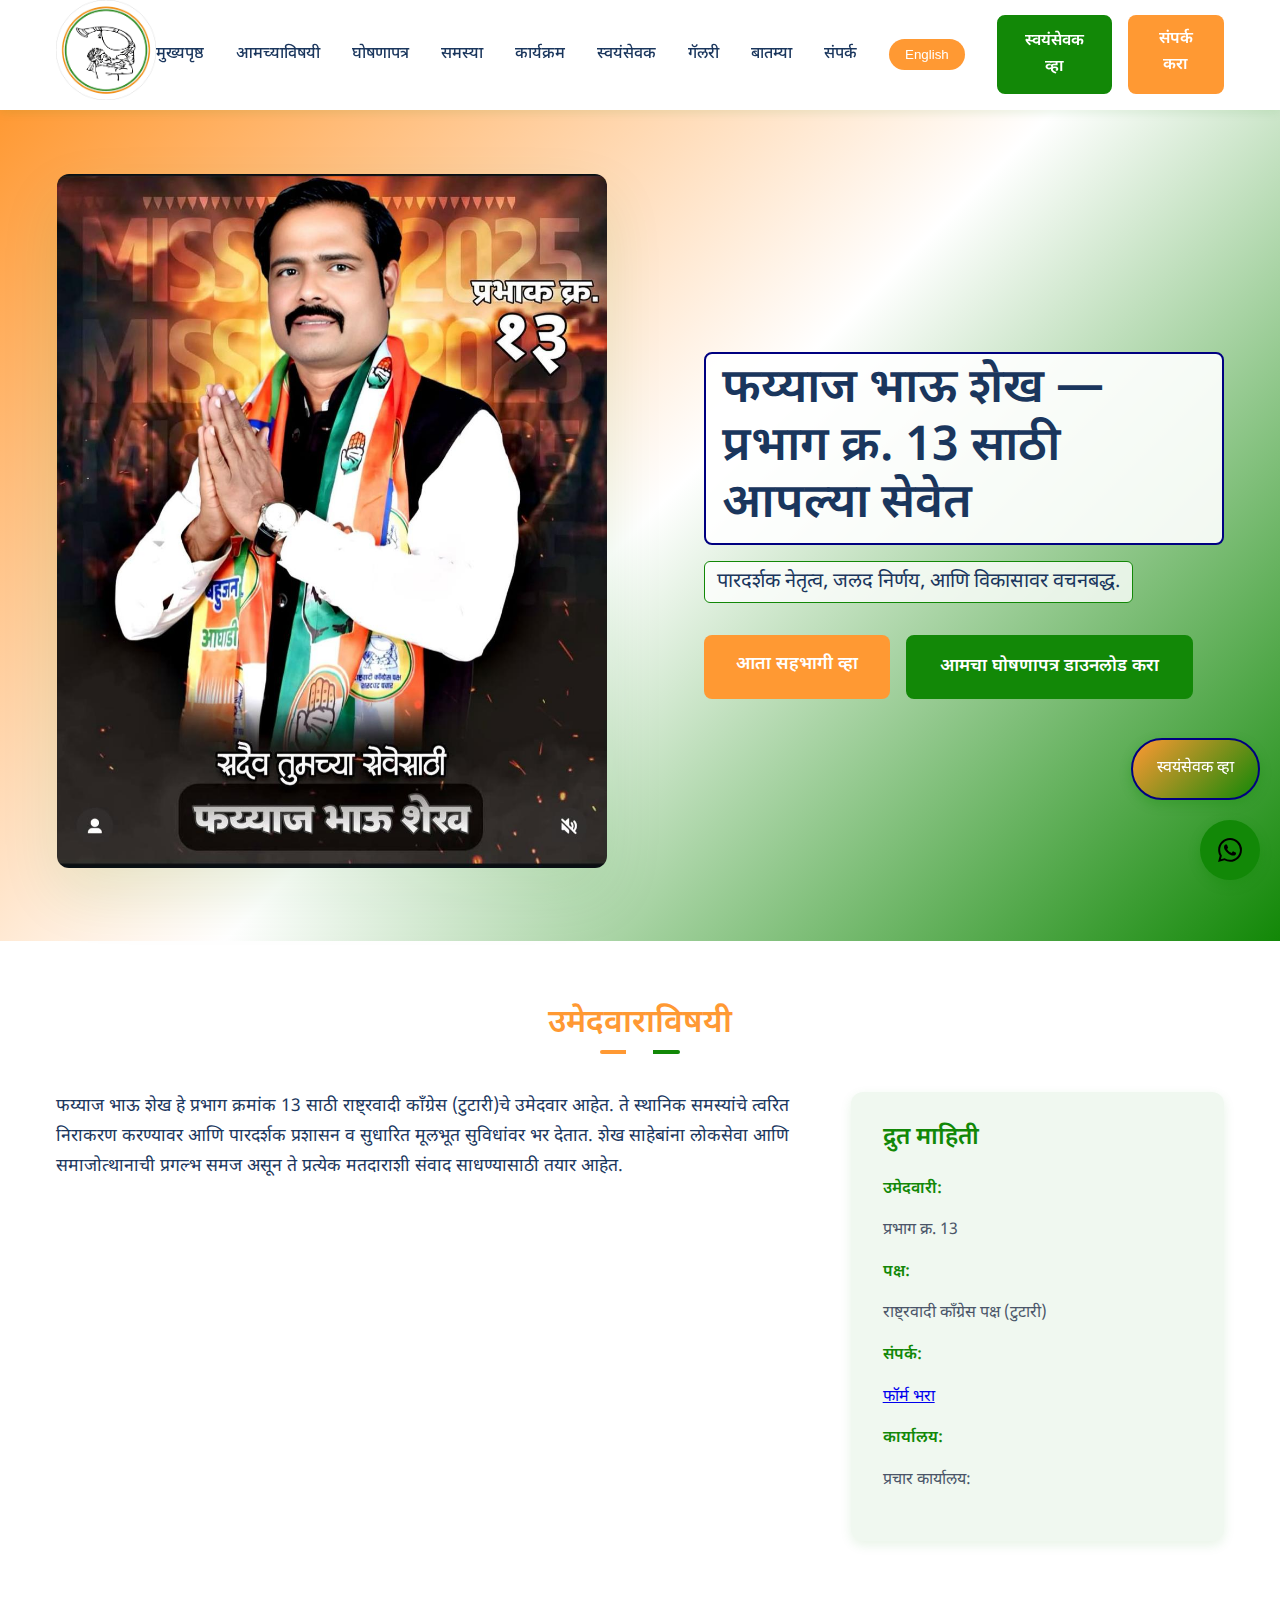
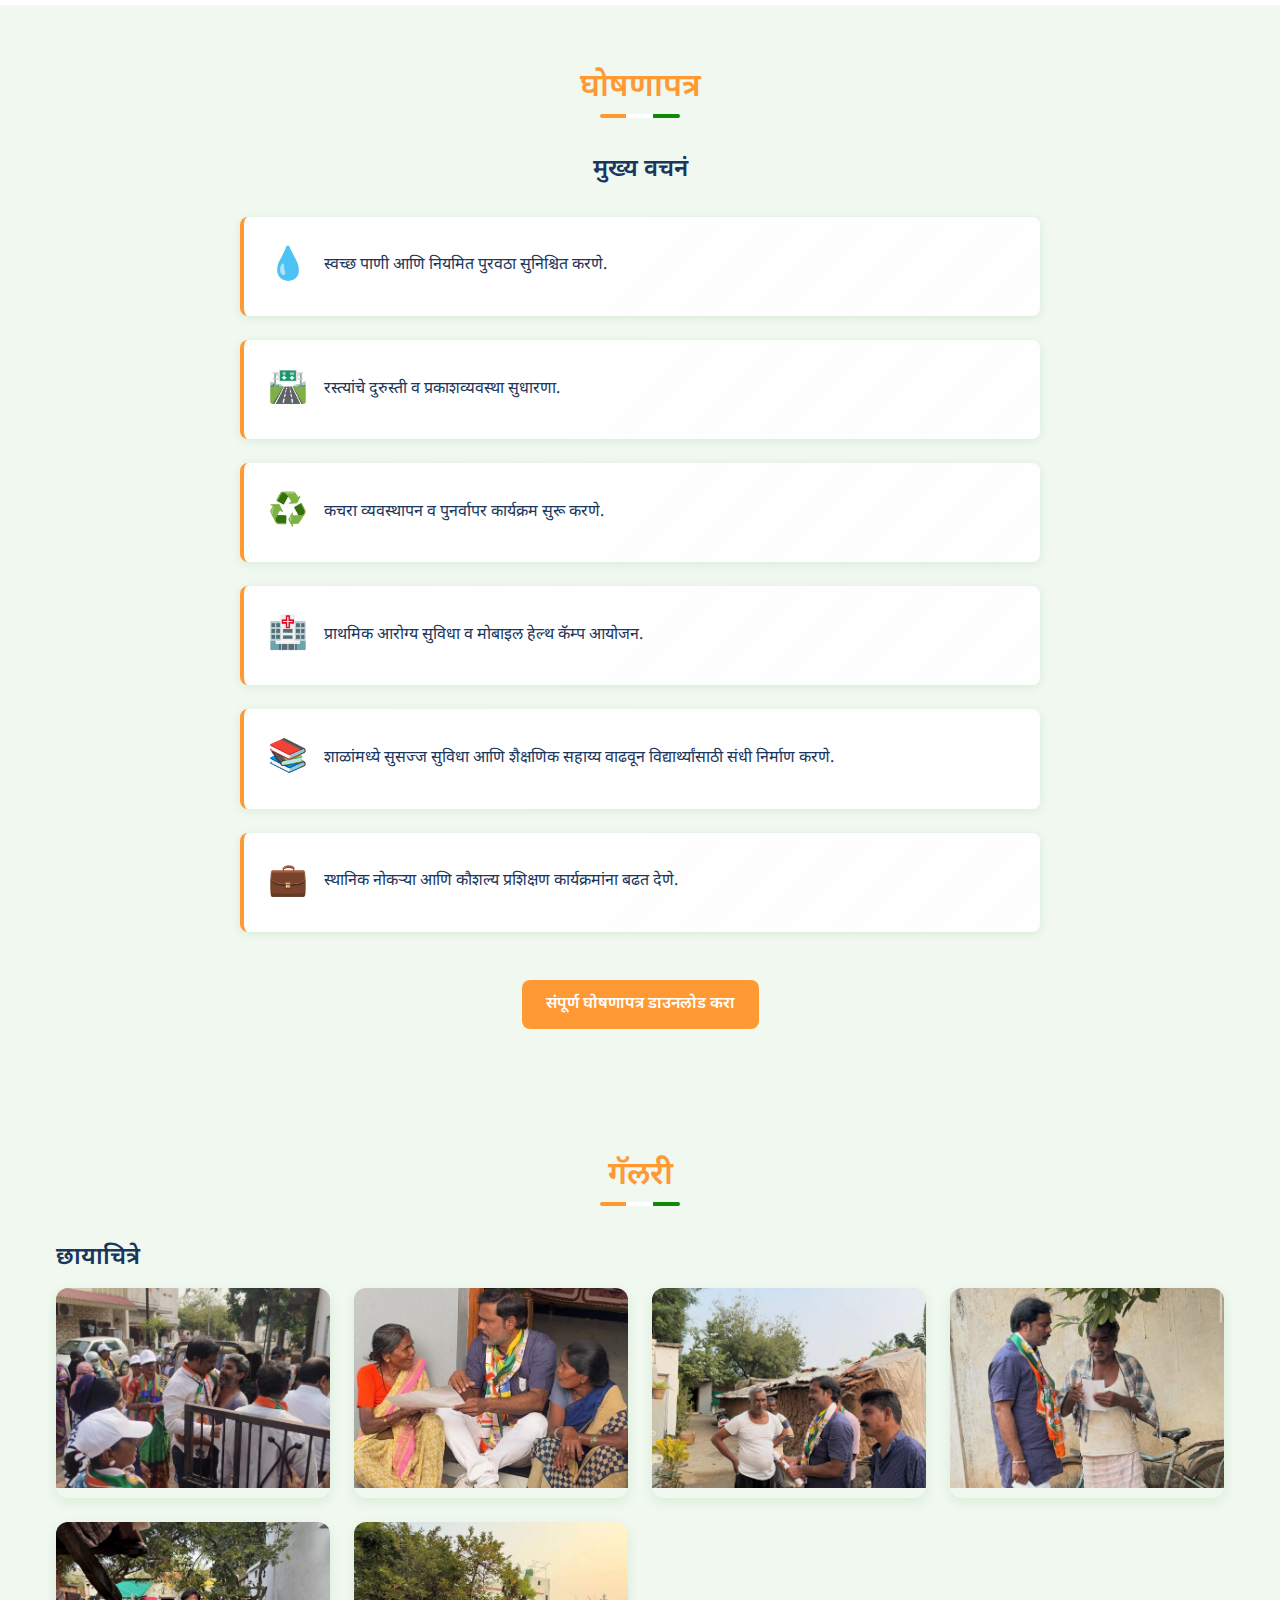
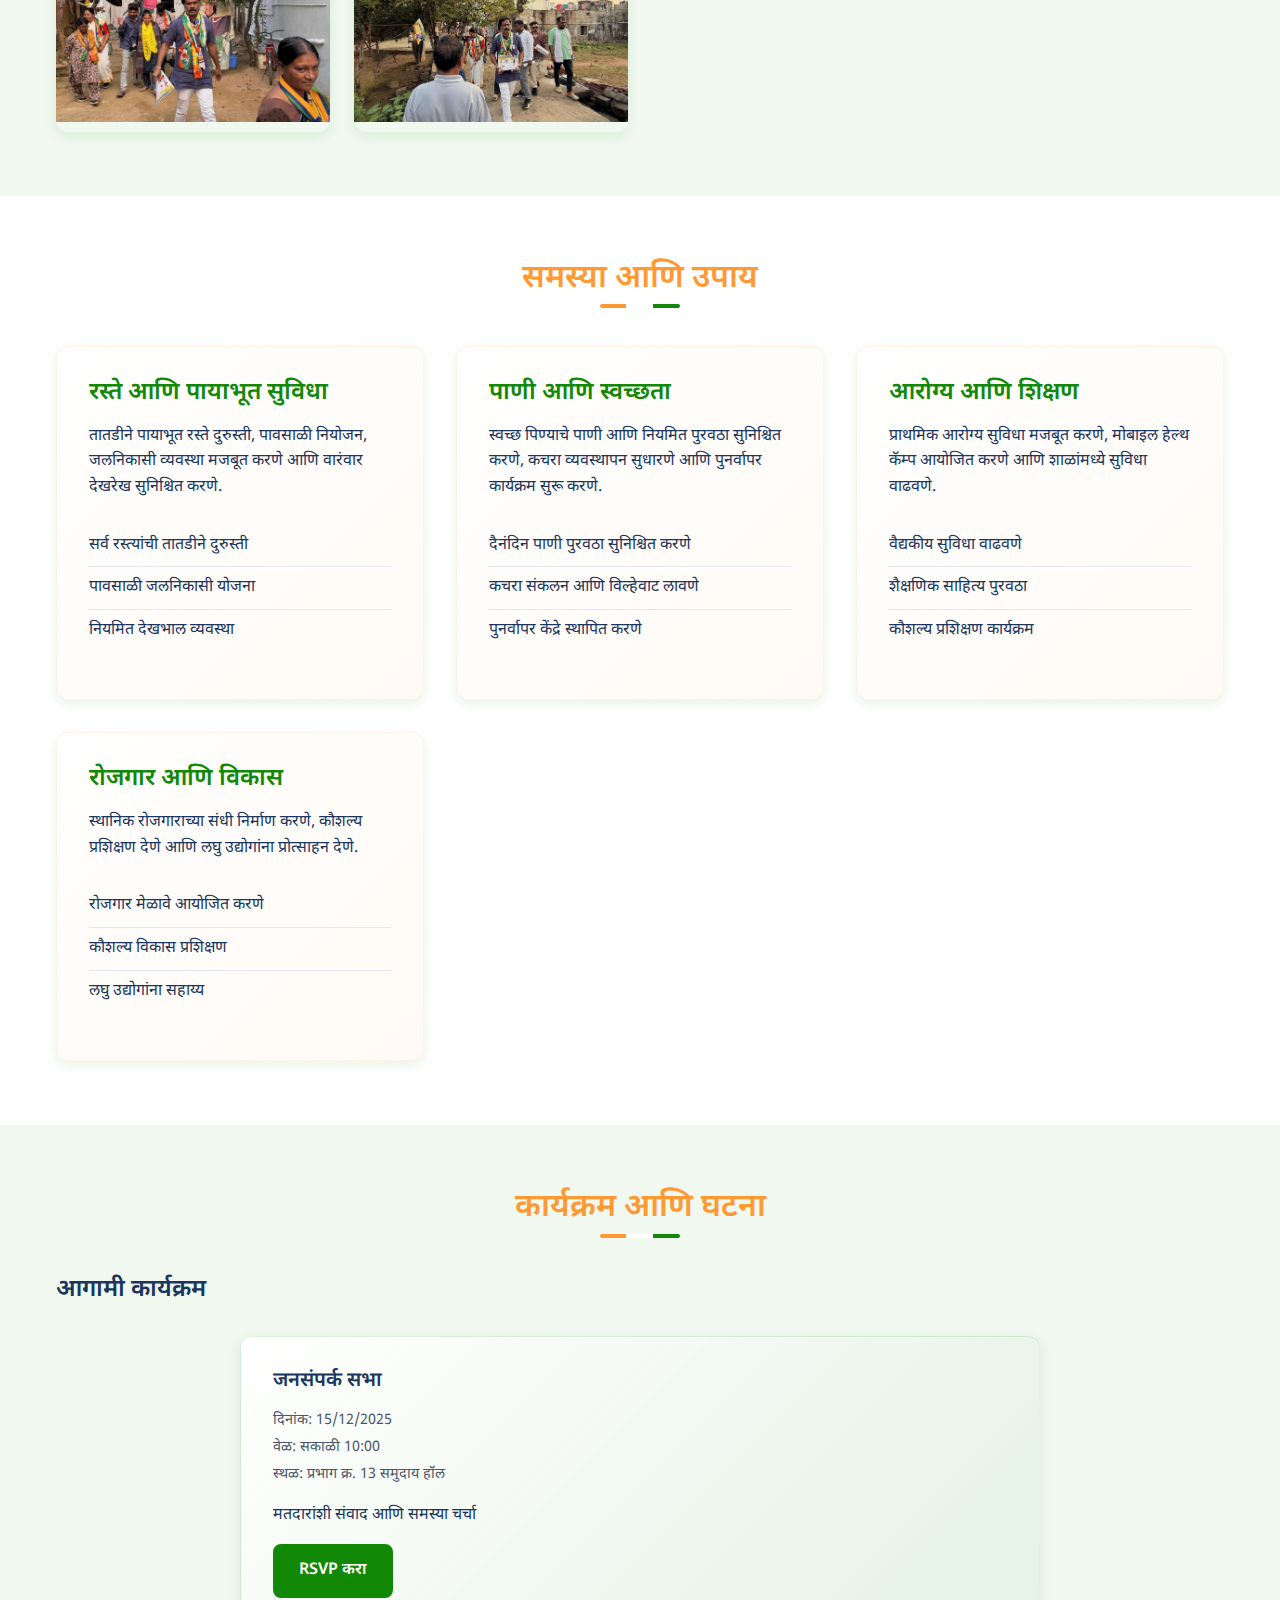
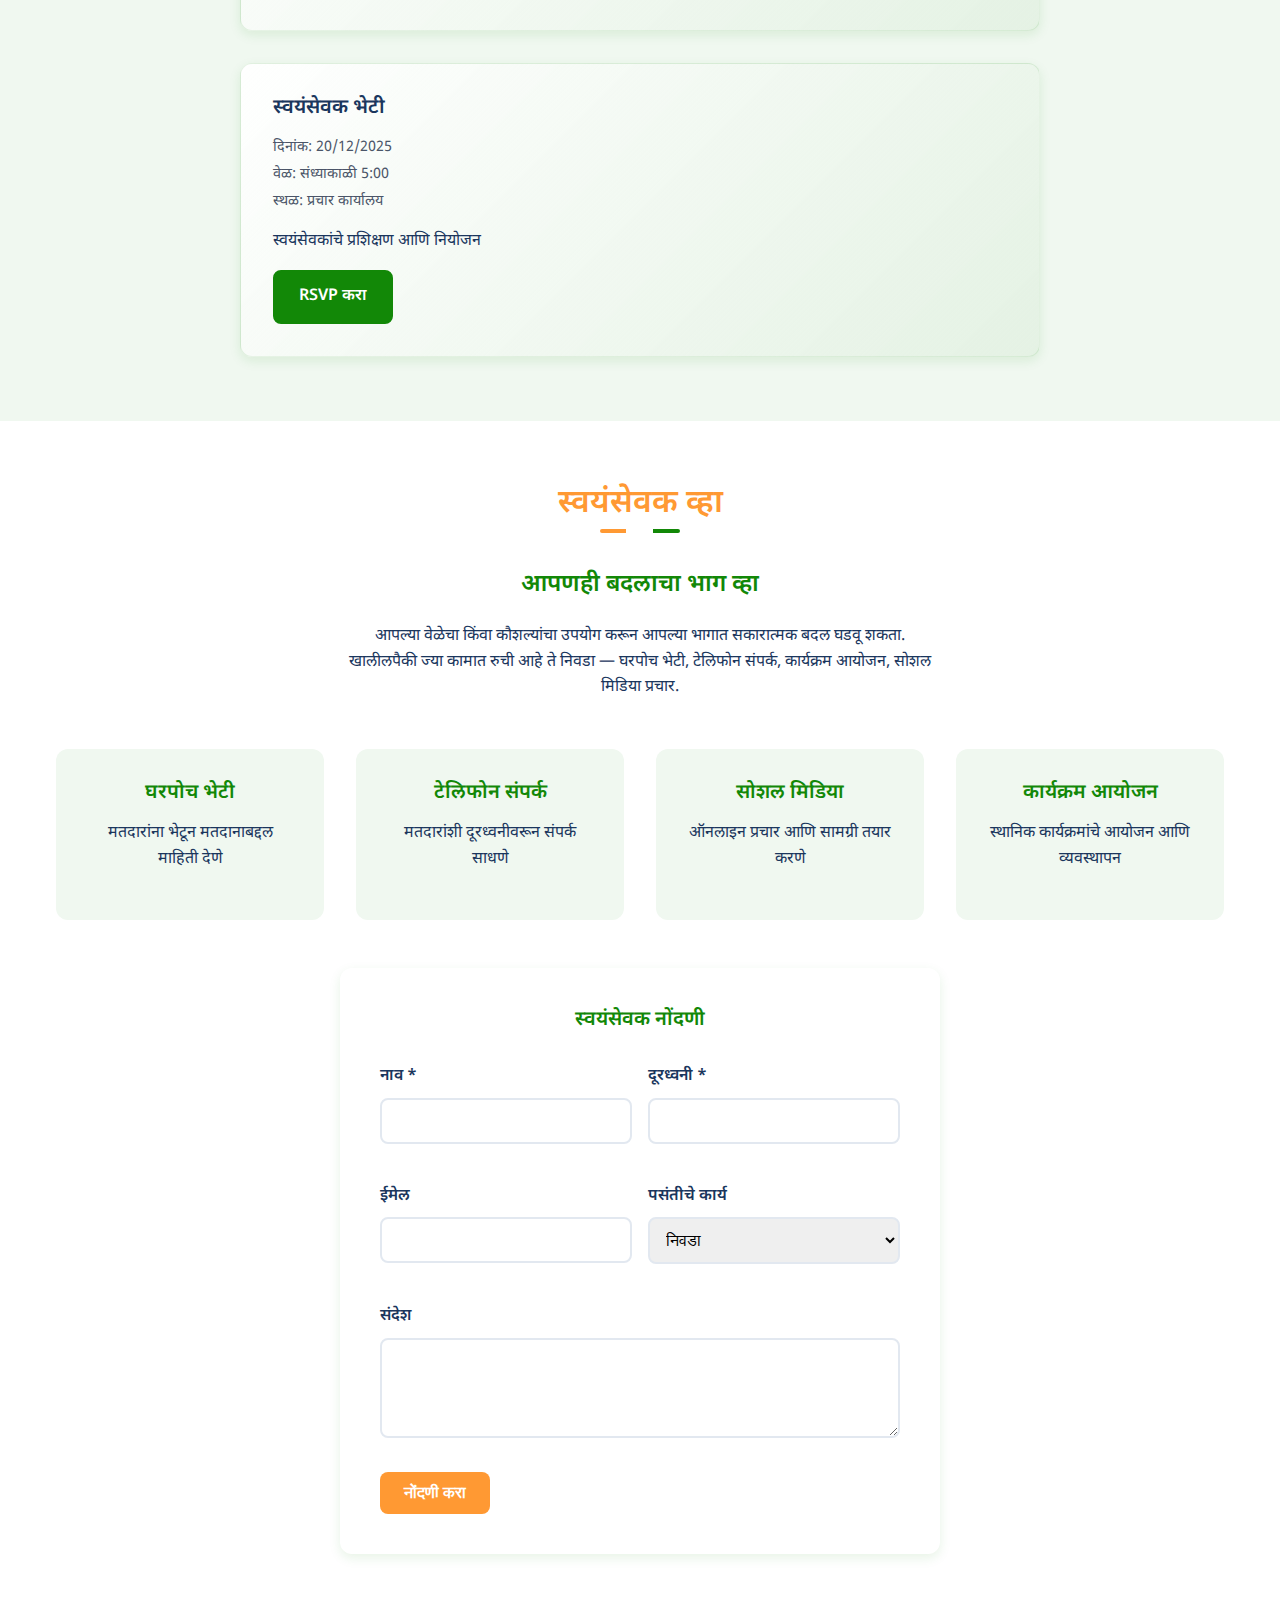
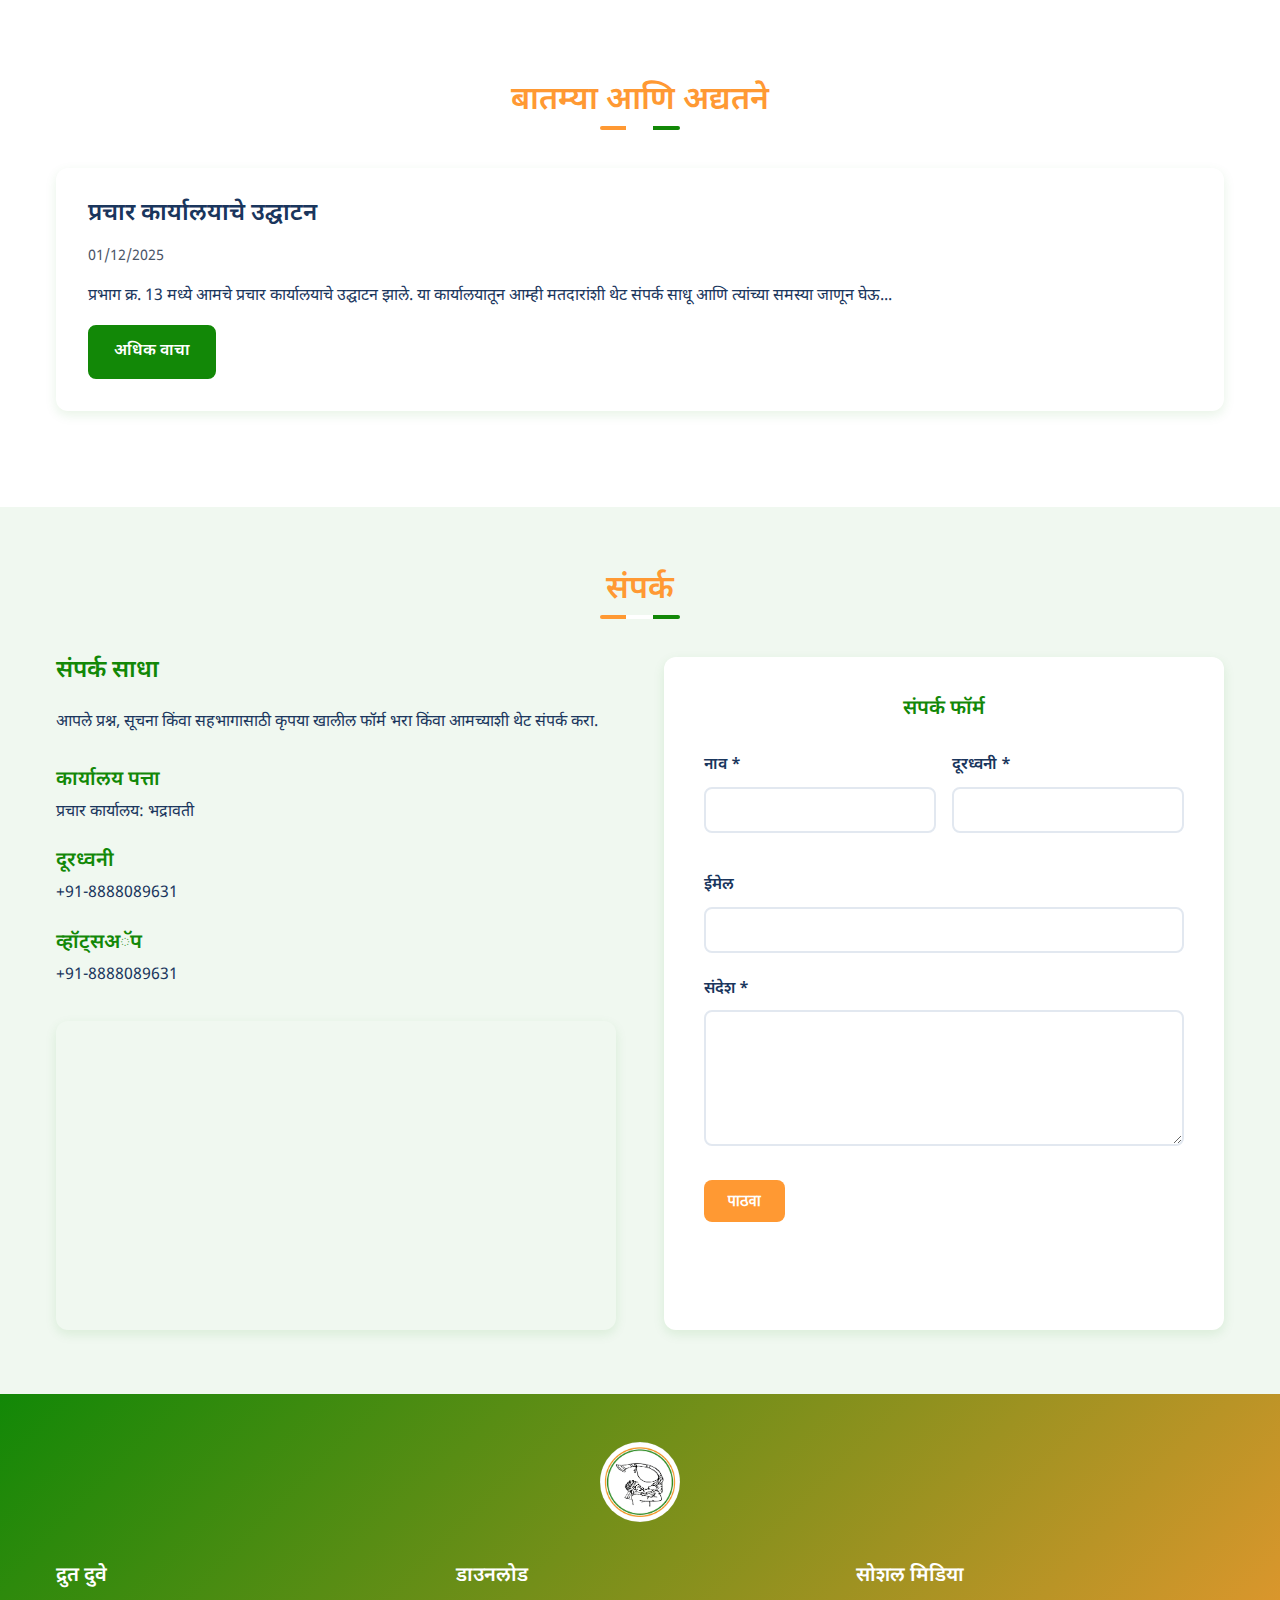
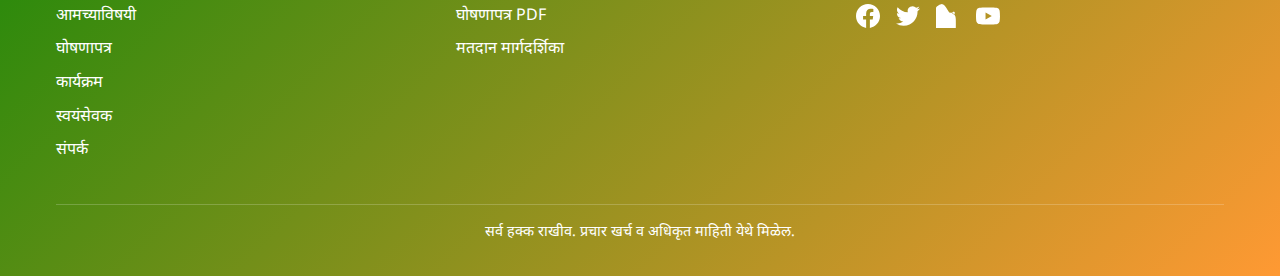
<file: index.html>
<!DOCTYPE html>
<html lang="mr" dir="ltr">
<head>
    <meta charset="UTF-8">
    <meta name="viewport" content="width=device-width, initial-scale=1.0">
    <title>फय्याज भाऊ शेख — नगरसेवक उमेदवार (प्रभाग क्र. 13) | राष्ट्रवादी काँग्रेस पक्ष (टुटारी)</title>
    <meta name="description" content="फय्याज भाऊ शेख — प्रभाग क्र. 13 साठी उभा असलेला विश्वासू उमेदवार. पारदर्शक सेवा, मूलभूत सुविधांचे विकास आणि नागरिकांना श्रवण हे आमचे वचन. संपर्क करा आणि आपल्या भागात बदल घडवून आणूया.">
    <meta name="keywords" content="नगरसेवक, उमेदवार, प्रभाग 13, राष्ट्रवादी काँग्रेस, फय्याज भाऊ शेख, municipal council, candidate, ward 13, nationalist congress, fayyaz bhai shaikh">
    <meta name="author" content="फय्याज भाऊ शेख — राष्ट्रवादी काँग्रेस पक्ष (टुटारी)">

    <!-- Open Graph / Facebook -->
    <meta property="og:type" content="website">
    <meta property="og:url" content="https://fayyazshaikh.in/">
    <meta property="og:title" content="फय्याज भाऊ शेख — नगरसेवक उमेदवार (प्रभाग क्र. 13)">
    <meta property="og:description" content="प्रभाग क्र. 13 साठी उभा असलेला विश्वासू उमेदवार. पारदर्शक सेवा, मूलभूत सुविधांचे विकास आणि नागरिकांना श्रवण हे आमचे वचन.">
    <meta property="og:image" content="https://fayyazshaikh.in/assets/images/og-image.jpg">

    <!-- Twitter -->
    <meta property="twitter:card" content="summary_large_image">
    <meta property="twitter:url" content="https://fayyazshaikh.in/">
    <meta property="twitter:title" content="फय्याज भाऊ शेख — नगरसेवक उमेदवार (प्रभाग क्र. 13)">
    <meta property="twitter:description" content="प्रभाग क्र. 13 साठी उभा असलेला विश्वासू उमेदवार. पारदर्शक सेवा, मूलभूत सुविधांचे विकास आणि नागरिकांना श्रवण हे आमचे वचन.">
    <meta property="twitter:image" content="https://fayyazshaikh.in/assets/images/og-image.jpg">

    <!-- Structured Data for Organization/Candidate -->
    <script type="application/ld+json">
    {
        "@context": "https://schema.org",
        "@type": "Person",
        "name": "फय्याज भाऊ शेख",
        "alternateName": "Fayyaz Shaikh",
        "jobTitle": "Municipal Council Candidate",
        "description": "प्रभाग क्र. 13 साठी राष्ट्रवादी काँग्रेस पक्ष (टुटारी)चे उमेदवार",
        "politicalAffiliation": {
            "@type": "PoliticalParty",
            "name": "राष्ट्रवादी काँग्रेस पक्ष (टुटारी)",
            "alternateName": "Nationalist Congress Party (Tutari)"
        },
        "address": {
            "@type": "PostalAddress",
            "addressRegion": "प्रभाग क्र. 13",
            "addressCountry": "IN"
        },
        "contactPoint": {
            "@type": "ContactPoint",
            "telephone": "+91-8888089631",
            "contactType": "customer service"
        }
    }
    </script>

    <!-- Preconnect for performance -->
    <link rel="preconnect" href="https://fonts.googleapis.com">
    <link rel="preconnect" href="https://fonts.gstatic.com" crossorigin>

    <!-- Fonts -->
    <link href="https://fonts.googleapis.com/css2?family=Noto+Sans+Devanagari:wght@300;400;500;600;700&family=Inter:wght@300;400;500;600;700&display=swap" rel="stylesheet">

    <!-- Favicon -->
    <link rel="icon" type="image/x-icon" href="assets/images/favicon.ico">
    <link rel="apple-touch-icon" href="assets/images/apple-touch-icon.png">

    <!-- Stylesheets -->
    <link rel="stylesheet" href="assets/css/styles.css">
</head>
<body>
    <!-- Skip to main content for accessibility -->
    <a href="#main-content" class="skip-link sr-only focus:not-sr-only focus:absolute focus:top-4 focus:left-4 focus:z-50 focus:bg-orange-500 focus:text-white focus:px-4 focus:py-2 focus:rounded">
        मुख्य मजकुराकडे जा / Skip to main content
    </a>

    <!-- Header -->
    <header class="site-header" role="banner">
        <div class="header-container">
            <!-- Top Logo -->
            <div class="logo-top">
                <img src="shum.png" alt="फय्याज भाऊ शेख — राष्ट्रवादी काँग्रेस पक्ष (टुटारी) लोगो" width="200" height="100">
            </div>

            <!-- Navigation -->
            <nav class="main-navigation" role="navigation" aria-label="मुख्य नेव्हिगेशन / Main Navigation">
                <button class="mobile-menu-toggle" aria-expanded="false" aria-controls="main-menu">
                    <span class="sr-only">मेनू उघडा / Open Menu</span>
                    <span class="hamburger-line"></span>
                    <span class="hamburger-line"></span>
                    <span class="hamburger-line"></span>
                </button>

                <ul id="main-menu" class="nav-menu">
                    <li><a href="#home" data-section="home">मुख्यपृष्ठ</a></li>
                    <li><a href="#about" data-section="about">आमच्याविषयी</a></li>
                    <li><a href="#manifesto" data-section="manifesto">घोषणापत्र</a></li>
                    <li><a href="#issues" data-section="issues">समस्या</a></li>
                    <li><a href="#events" data-section="events">कार्यक्रम</a></li>
                    <li><a href="#volunteer" data-section="volunteer">स्वयंसेवक</a></li>
                    <li><a href="#gallery" data-section="gallery">गॅलरी</a></li>
                    <li><a href="#news" data-section="news">बातम्या</a></li>
                    <li><a href="#contact" data-section="contact">संपर्क</a></li>
                </ul>

                <!-- Language Toggle -->
                <button class="language-toggle" id="language-toggle" aria-label="भाषा बदला / Change Language">
                    English
                </button>

                <!-- CTA Buttons -->
                <div class="header-ctas">
                    <a href="#volunteer" class="btn btn-secondary">स्वयंसेवक व्हा</a>
                    <a href="#contact" class="btn btn-primary">संपर्क करा</a>
                </div>
            </nav>
        </div>
    </header>

    <!-- Main Content -->
    <main id="main-content" role="main">
        <!-- Hero Section -->
        <section id="home" class="hero-section" aria-labelledby="hero-headline">
            <div class="hero-container">
                <div class="hero-content">
                    <div class="candidate-portrait">
                        <img src="leader.jpeg" alt="फय्याज भाऊ शेख — नगरसेवक उमेदवार" width="300" height="400" loading="lazy">
                    </div>
                    <div class="hero-text">
                        <h1 id="hero-headline" class="hero-headline">फय्याज भाऊ शेख — प्रभाग क्र. 13 साठी आपल्या सेवेत</h1>
                        <p class="hero-subheadline">पारदर्शक नेतृत्व, जलद निर्णय, आणि विकासावर वचनबद्ध.</p>
                        <div class="hero-ctas">
                            <a href="#volunteer" class="btn btn-primary btn-large">आता सहभागी व्हा</a>
                            <a href="assets/pdfs/manifesto.pdf" class="btn btn-secondary btn-large" download>आमचा घोषणापत्र डाउनलोड करा</a>
                        </div>
                    </div>
                </div>
            </div>
        </section>

        <!-- About Section -->
        <section id="about" class="about-section" aria-labelledby="about-title">
            <div class="container">
                <h2 id="about-title" class="section-title">उमेदवाराविषयी</h2>
                <div class="about-content">
                    <div class="about-text">
                        <p>फय्याज भाऊ शेख हे प्रभाग क्रमांक 13 साठी राष्ट्रवादी काँग्रेस (टुटारी)चे उमेदवार आहेत. ते स्थानिक समस्यांचे त्वरित निराकरण करण्यावर आणि पारदर्शक प्रशासन व सुधारित मूलभूत सुविधांवर भर देतात. शेख साहेबांना लोकसेवा आणि समाजोत्थानाची प्रगल्भ समज असून ते प्रत्येक मतदाराशी संवाद साधण्यासाठी तयार आहेत.</p>
                    </div>
                    <div class="quick-facts">
                        <h3>द्रुत माहिती</h3>
                        <dl>
                            <dt>उमेदवारी:</dt>
                            <dd>प्रभाग क्र. 13</dd>
                            <dt>पक्ष:</dt>
                            <dd>राष्ट्रवादी काँग्रेस पक्ष (टुटारी)</dd>
                            <dt>संपर्क:</dt>
                            <dd><a href="#contact">फॉर्म भरा</a></dd>
                            <dt>कार्यालय:</dt>
                            <dd>प्रचार कार्यालय: </dd>
                        </dl>
                    </div>
                </div>
            </div>
        </section>

        <!-- Manifesto Section -->
        <section id="manifesto" class="manifesto-section" aria-labelledby="manifesto-title">
            <div class="container">
                <h2 id="manifesto-title" class="section-title">घोषणापत्र</h2>
                <div class="manifesto-content">
                    <h3>मुख्य वचनं</h3>
                    <ul class="manifesto-list">
                        <li><span class="icon">💧</span> स्वच्छ पाणी आणि नियमित पुरवठा सुनिश्चित करणे.</li>
                        <li><span class="icon">🛣️</span> रस्त्यांचे दुरुस्ती व प्रकाशव्यवस्था सुधारणा.</li>
                        <li><span class="icon">♻️</span> कचरा व्यवस्थापन व पुनर्वापर कार्यक्रम सुरू करणे.</li>
                        <li><span class="icon">🏥</span> प्राथमिक आरोग्य सुविधा व मोबाइल हेल्थ कॅम्प आयोजन.</li>
                        <li><span class="icon">📚</span> शाळांमध्ये सुसज्ज सुविधा आणि शैक्षणिक सहाय्य वाढवून विद्यार्थ्यांसाठी संधी निर्माण करणे.</li>
                        <li><span class="icon">💼</span> स्थानिक नोकर्‍या आणि कौशल्य प्रशिक्षण कार्यक्रमांना बढत देणे.</li>
                    </ul>
                    <div class="manifesto-download">
                        <a href="assets/pdfs/manifesto.pdf" class="btn btn-primary" download>
                            संपूर्ण घोषणापत्र डाउनलोड करा
                        </a>
                    </div>
                </div>
            </div>
        </section>

        <!-- Gallery Section -->
        <section id="gallery" class="gallery-section" aria-labelledby="gallery-title">
            <div class="container">
                <h2 id="gallery-title" class="section-title">गॅलरी</h2>
                <div class="gallery-content">
                    <h3>छायाचित्रे</h3>
                    <div class="gallery-grid">
                        <div class="gallery-item">
                            <img src="G1.jpeg" alt="प्रचार कार्यालयाचे उद्घाटन" loading="lazy">
                        </div>
                        <div class="gallery-item">
                            <img src="G2.jpeg" alt="मतदारांशी संवाद" loading="lazy">
                        </div>
                        <div class="gallery-item">
                            <img src="G3.jpeg" alt="जनसंपर्क सभा" loading="lazy">
                        </div>
                        <div class="gallery-item">
                            <img src="G4.jpeg" alt="स्वयंसेवक बैठक" loading="lazy">
                        </div>
                        <div class="gallery-item">
                            <img src="G5.jpeg" alt="रस्ता विकास कार्यक्रम" loading="lazy">
                        </div>
                        <div class="gallery-item">
                            <img src="G6.jpeg" alt="आरोग्य शिबिर" loading="lazy">
                        </div>
                    </div>
                </div>
            </div>
        </section>

        <!-- Issues & Solutions Section -->
        <section id="issues" class="issues-section" aria-labelledby="issues-title">
            <div class="container">
                <h2 id="issues-title" class="section-title">समस्या आणि उपाय</h2>
                <div class="issues-grid">
                    <article class="issue-card">
                        <h3>रस्ते आणि पायाभूत सुविधा</h3>
                        <p>तातडीने पायाभूत रस्ते दुरुस्ती, पावसाळी नियोजन, जलनिकासी व्यवस्था मजबूत करणे आणि वारंवार देखरेख सुनिश्चित करणे.</p>
                        <ul class="action-list">
                            <li>सर्व रस्त्यांची तातडीने दुरुस्ती</li>
                            <li>पावसाळी जलनिकासी योजना</li>
                            <li>नियमित देखभाल व्यवस्था</li>
                        </ul>
                    </article>

                    <article class="issue-card">
                        <h3>पाणी आणि स्वच्छता</h3>
                        <p>स्वच्छ पिण्याचे पाणी आणि नियमित पुरवठा सुनिश्चित करणे, कचरा व्यवस्थापन सुधारणे आणि पुनर्वापर कार्यक्रम सुरू करणे.</p>
                        <ul class="action-list">
                            <li>दैनंदिन पाणी पुरवठा सुनिश्चित करणे</li>
                            <li>कचरा संकलन आणि विल्हेवाट लावणे</li>
                            <li>पुनर्वापर केंद्रे स्थापित करणे</li>
                        </ul>
                    </article>

                    <article class="issue-card">
                        <h3>आरोग्य आणि शिक्षण</h3>
                        <p>प्राथमिक आरोग्य सुविधा मजबूत करणे, मोबाइल हेल्थ कॅम्प आयोजित करणे आणि शाळांमध्ये सुविधा वाढवणे.</p>
                        <ul class="action-list">
                            <li>वैद्यकीय सुविधा वाढवणे</li>
                            <li>शैक्षणिक साहित्य पुरवठा</li>
                            <li>कौशल्य प्रशिक्षण कार्यक्रम</li>
                        </ul>
                    </article>

                    <article class="issue-card">
                        <h3>रोजगार आणि विकास</h3>
                        <p>स्थानिक रोजगाराच्या संधी निर्माण करणे, कौशल्य प्रशिक्षण देणे आणि लघु उद्योगांना प्रोत्साहन देणे.</p>
                        <ul class="action-list">
                            <li>रोजगार मेळावे आयोजित करणे</li>
                            <li>कौशल्य विकास प्रशिक्षण</li>
                            <li>लघु उद्योगांना सहाय्य</li>
                        </ul>
                    </article>
                </div>
            </div>
        </section>

        <!-- Events Section -->
        <section id="events" class="events-section" aria-labelledby="events-title">
            <div class="container">
                <h2 id="events-title" class="section-title">कार्यक्रम आणि घटना</h2>
                <div class="events-content">
                    <h3>आगामी कार्यक्रम</h3>
                    <div class="events-list">
                        <article class="event-card">
                            <div class="event-header">
                                <h4>जनसंपर्क सभा</h4>
                                <div class="event-meta">
                                    <time datetime="2025-12-15">दिनांक: 15/12/2025</time>
                                    <span>वेळ: सकाळी 10:00</span>
                                    <span>स्थळ: प्रभाग क्र. 13 समुदाय हॉल</span>
                                </div>
                            </div>
                            <p>मतदारांशी संवाद आणि समस्या चर्चा</p>
                            <a href="#contact" class="btn btn-secondary">RSVP करा</a>
                        </article>

                        <article class="event-card">
                            <div class="event-header">
                                <h4>स्वयंसेवक भेटी</h4>
                                <div class="event-meta">
                                    <time datetime="2025-12-20">दिनांक: 20/12/2025</time>
                                    <span>वेळ: संध्याकाळी 5:00</span>
                                    <span>स्थळ: प्रचार कार्यालय</span>
                                </div>
                            </div>
                            <p>स्वयंसेवकांचे प्रशिक्षण आणि नियोजन</p>
                            <a href="#volunteer" class="btn btn-secondary">RSVP करा</a>
                        </article>
                    </div>
                </div>
            </div>
        </section>

        <!-- Volunteer Section -->
        <section id="volunteer" class="volunteer-section" aria-labelledby="volunteer-title">
            <div class="container">
                <h2 id="volunteer-title" class="section-title">स्वयंसेवक व्हा</h2>
                <div class="volunteer-content">
                    <div class="volunteer-intro">
                        <h3>आपणही बदलाचा भाग व्हा</h3>
                        <p>आपल्या वेळेचा किंवा कौशल्यांचा उपयोग करून आपल्या भागात सकारात्मक बदल घडवू शकता. खालीलपैकी ज्या कामात रुची आहे ते निवडा — घरपोच भेटी, टेलिफोन संपर्क, कार्यक्रम आयोजन, सोशल मिडिया प्रचार.</p>
                    </div>

                    <div class="volunteer-roles">
                        <div class="role-card">
                            <h4>घरपोच भेटी</h4>
                            <p>मतदारांना भेटून मतदानाबद्दल माहिती देणे</p>
                        </div>
                        <div class="role-card">
                            <h4>टेलिफोन संपर्क</h4>
                            <p>मतदारांशी दूरध्वनीवरून संपर्क साधणे</p>
                        </div>
                        <div class="role-card">
                            <h4>सोशल मिडिया</h4>
                            <p>ऑनलाइन प्रचार आणि सामग्री तयार करणे</p>
                        </div>
                        <div class="role-card">
                            <h4>कार्यक्रम आयोजन</h4>
                            <p>स्थानिक कार्यक्रमांचे आयोजन आणि व्यवस्थापन</p>
                        </div>
                    </div>

                    <!-- Volunteer Form -->
                    <form class="volunteer-form" action="mailto:volunteer@fayyazshaikh.in" method="post" enctype="text/plain">
                        <h4>स्वयंसेवक नोंदणी</h4>
                        <div class="form-row">
                            <div class="form-group">
                                <label for="volunteer-name">नाव *</label>
                                <input type="text" id="volunteer-name" name="name" required>
                            </div>
                            <div class="form-group">
                                <label for="volunteer-phone">दूरध्वनी *</label>
                                <input type="tel" id="volunteer-phone" name="phone" required>
                            </div>
                        </div>
                        <div class="form-row">
                            <div class="form-group">
                                <label for="volunteer-email">ईमेल</label>
                                <input type="email" id="volunteer-email" name="email">
                            </div>
                            <div class="form-group">
                                <label for="volunteer-role">पसंतीचे कार्य</label>
                                <select id="volunteer-role" name="preferred_role">
                                    <option value="">निवडा</option>
                                    <option value="door-to-door">घरपोच भेटी</option>
                                    <option value="phone-banking">टेलिफोन संपर्क</option>
                                    <option value="social-media">सोशल मिडिया</option>
                                    <option value="event-organization">कार्यक्रम आयोजन</option>
                                </select>
                            </div>
                        </div>
                        <div class="form-group">
                            <label for="volunteer-message">संदेश</label>
                            <textarea id="volunteer-message" name="message" rows="4"></textarea>
                        </div>
                        <button type="submit" class="btn btn-primary">नोंदणी करा</button>
                    </form>
                </div>
            </div>
        </section>

        <!-- News Section -->
        <section id="news" class="news-section" aria-labelledby="news-title">
            <div class="container">
                <h2 id="news-title" class="section-title">बातम्या आणि अद्यतने</h2>
                <div class="news-content">
                    <article class="news-card">
                        <h3>प्रचार कार्यालयाचे उद्घाटन</h3>
                        <time datetime="2025-12-01">01/12/2025</time>
                        <p>प्रभाग क्र. 13 मध्ये आमचे प्रचार कार्यालयाचे उद्घाटन झाले. या कार्यालयातून आम्ही मतदारांशी थेट संपर्क साधू आणि त्यांच्या समस्या जाणून घेऊ...</p>
                        <a href="#" class="btn btn-secondary">अधिक वाचा</a>
                    </article>
                </div>
            </div>
        </section>

        <!-- Contact Section -->
        <section id="contact" class="contact-section" aria-labelledby="contact-title">
            <div class="container">
                <h2 id="contact-title" class="section-title">संपर्क</h2>
                <div class="contact-content">
                    <div class="contact-info">
                        <h3>संपर्क साधा</h3>
                        <p>आपले प्रश्न, सूचना किंवा सहभागासाठी कृपया खालील फॉर्म भरा किंवा आमच्याशी थेट संपर्क करा.</p>

                        <div class="contact-details">
                            <div class="contact-item">
                                <h4>कार्यालय पत्ता</h4>
                                <p>प्रचार कार्यालय: भद्रावती</p>
                            </div>
                            <div class="contact-item">
                                <h4>दूरध्वनी</h4>
                                <p><a href="tel:+918888089631">+91-8888089631</a></p>
                            </div>
                            <div class="contact-item">
                                <h4>व्हॉट्सअॅप</h4>
                                <p><a href="https://wa.me/918888089631?text=नमस्कार%20फय्याज%20भाऊ%20शेख%20—%20मी%20प्रभाग%2013%20साठीच्या%20नगरसेवक%20उमेदवारीबद्दल%20माहिती%20हवी%20आहे" target="_blank">+91-8888089631</a></p>
                            </div>
                        </div>

                        <!-- Google Maps Embed Placeholder -->
                        <div class="map-container">
                            <iframe
                                src="https://www.google.com/maps/embed?pb=!1m18!1m12!1m3!1d3769.5!2d72.8!3d19.1!2m3!1f0!2f0!3f0!3m2!1i1024!2i768!4f13.1!3m3!1m2!1s0x0%3A0x0!2zMTnCsDA2JzAwLjAiTiA3MsKwNDgnMDAuMCJF!5e0!3m2!1sen!2sin!4v1638360000000!5m2!1sen!2sin"
                                width="100%"
                                height="300"
                                style="border:0;"
                                allowfullscreen=""
                                loading="lazy"
                                referrerpolicy="no-referrer-when-downgrade"
                                title="प्रचार कार्यालयाचा नकाशा">
                            </iframe>
                        </div>
                    </div>

                    <!-- Contact Form -->
                    <form class="contact-form" action="mailto:contact@fayyazshaikh.in" method="post" enctype="text/plain">
                        <h4>संपर्क फॉर्म</h4>
                        <div class="form-row">
                            <div class="form-group">
                                <label for="contact-name">नाव *</label>
                                <input type="text" id="contact-name" name="name" required>
                            </div>
                            <div class="form-group">
                                <label for="contact-phone">दूरध्वनी *</label>
                                <input type="tel" id="contact-phone" name="phone" required>
                            </div>
                        </div>
                        <div class="form-group">
                            <label for="contact-email">ईमेल</label>
                            <input type="email" id="contact-email" name="email">
                        </div>
                        <div class="form-group">
                            <label for="contact-message">संदेश *</label>
                            <textarea id="contact-message" name="message" rows="6" required></textarea>
                        </div>
                        <button type="submit" class="btn btn-primary">पाठवा</button>
                    </form>
                </div>
            </div>
        </section>
    </main>

    <!-- Footer -->
    <footer class="site-footer" role="contentinfo">
        <div class="footer-container">
            <!-- Bottom Logo -->
            <div class="logo-bottom">
                <img src="shum.png" alt="फय्याज भाऊ शेख — राष्ट्रवादी काँग्रेस पक्ष (टुटारी) लोगो" width="80" height="80">
            </div>

            <div class="footer-content">
                <div class="footer-section">
                    <h4>द्रुत दुवे</h4>
                    <ul class="footer-links">
                        <li><a href="#about">आमच्याविषयी</a></li>
                        <li><a href="#manifesto">घोषणापत्र</a></li>
                        <li><a href="#events">कार्यक्रम</a></li>
                        <li><a href="#volunteer">स्वयंसेवक</a></li>
                        <li><a href="#contact">संपर्क</a></li>
                    </ul>
                </div>

                <div class="footer-section">
                    <h4>डाउनलोड</h4>
                    <ul class="footer-links">
                        <li><a href="assets/pdfs/manifesto.pdf" download>घोषणापत्र PDF</a></li>
                        <li><a href="assets/pdfs/voting-guide.pdf" download>मतदान मार्गदर्शिका</a></li>
                    </ul>
                </div>

                <div class="footer-section">
                    <h4>सोशल मिडिया</h4>
                    <div class="social-links">
                        <a href="https://facebook.com/fayyazshaikh" target="_blank" aria-label="Facebook">
                            <svg class="social-icon" viewBox="0 0 24 24" width="24" height="24">
                                <path d="M24 12.073c0-6.627-5.373-12-12-12s-12 5.373-12 12c0 5.99 4.388 10.954 10.125 11.854v-8.385H7.078v-3.47h3.047V9.43c0-3.007 1.792-4.669 4.533-4.669 1.312 0 2.686.235 2.686.235v2.953H15.83c-1.491 0-1.956.925-1.956 1.874v2.25h3.328l-.532 3.47h-2.796v8.385C19.612 23.027 24 18.062 24 12.073z"/>
                            </svg>
                        </a>
                        <a href="https://twitter.com/fayyazshaikh" target="_blank" aria-label="Twitter">
                            <svg class="social-icon" viewBox="0 0 24 24" width="24" height="24">
                                <path d="M23.953 4.57a10 10 0 01-2.825.775 4.958 4.958 0 002.163-2.723c-.951.555-2.005.959-3.127 1.184a4.92 4.92 0 00-8.384 4.482C7.69 8.095 4.067 6.13 1.64 3.162a4.822 4.822 0 00-.666 2.475c0 1.71.87 3.213 2.188 4.096a4.904 4.904 0 01-2.228-.616v.06a4.923 4.923 0 003.946 4.827 4.996 4.996 0 01-2.212.085 4.936 4.936 0 004.604 3.417 9.867 9.867 0 01-6.102 2.105c-.39 0-.779-.023-1.17-.067a13.995 13.995 0 007.557 2.209c9.053 0 13.998-7.496 13.998-13.985 0-.21 0-.42-.015-.63A9.935 9.935 0 0024 4.59z"/>
                            </svg>
                        </a>
                        <a href="https://instagram.com/fayyazshaikh" target="_blank" aria-label="Instagram">
                            <svg class="social-icon" viewBox="0 0 24 24" width="24" height="24">
                                <path d="M12.017 0C8.396 0 7.996.014 6.79.067 5.59.12 4.79.267 4.09.533c-.77.292-1.42.64-2.07 1.29C.64 2.48.292 3.13.0 3.9c-.267.7-.413 1.5-.467 2.71C-.014 7.996 0 8.396 0 12.017s-.014 4.02-.067 5.226c-.054 1.21-.2 2.01-.467 2.71-.292.77-.64 1.42-1.29 2.07-.65.65-1.3 1-2.07 1.29-.7.267-1.5.413-2.71.467C.014 23.996 0 24.396 0 28.017s.014 4.02.067 5.226c.054 1.21.2 2.01.467 2.71.292.77.64 1.42 1.29 2.07.65.65 1.3 1 2.07 1.29.7.267 1.5.413 2.71.467C3.996 31.986 4.396 32 8.017 32s4.02-.014 5.226-.067c1.21-.054 2.01-.2 2.71-.467.77-.292 1.42-.64 2.07-1.29.65-.65 1-1.3 1.29-2.07.267-.7.413-1.5.467-2.71.053-1.206.067-1.606.067-5.226s-.014-4.02-.067-5.226c-.054-1.21-.2-2.01-.467-2.71-.292-.77-.64-1.42-1.29-2.07-.65-.65-1.3-1-2.07-1.29-.7-.267-1.5-.413-2.71-.467C8.014.014 7.614 0 4.017 0zm5.57 7.82c.69 0 1.25.56 1.25 1.25s-.56 1.25-1.25 1.25-1.25-.56-1.25-1.25.56-1.25 1.25-1.25zM12.017 9.17c-2.51 0-4.54 2.03-4.54 4.54s2.03 4.54 4.54 4.54 4.54-2.03 4.54-4.54-2.03-4.54-4.54-4.54zm0 7.5c-1.66 0-3-1.34-3-3s1.34-3 3-3 3 1.34 3 3-1.34 3-3 3z"/>
                            </svg>
                        </a>
                        <a href="https://youtube.com/fayyazshaikh" target="_blank" aria-label="YouTube">
                            <svg class="social-icon" viewBox="0 0 24 24" width="24" height="24">
                                <path d="M23.498 6.186a3.016 3.016 0 0 0-2.122-2.136C19.505 3.545 12 3.545 12 3.545s-7.505 0-9.377.505A3.017 3.017 0 0 0 .502 6.186C0 8.07 0 12 0 12s0 3.93.502 5.814a3.016 3.016 0 0 0 2.122 2.136c1.871.505 9.376.505 9.376.505s7.505 0 9.377-.505a3.015 3.015 0 0 0 2.122-2.136C24 15.93 24 12 24 12s0-3.93-.502-5.814zM9.545 15.568V8.432L15.818 12l-6.273 3.568z"/>
                            </svg>
                        </a>
                    </div>
                </div>
            </div>

            <div class="footer-bottom">
                <p>सर्व हक्क राखीव. प्रचार खर्च व अधिकृत माहिती येथे मिळेल.</p>
            </div>
        </div>
    </footer>

    <!-- Sticky CTA Button -->
    <div class="sticky-cta">
        <a href="#volunteer" class="cta-button" aria-label="स्वयंसेवक व्हा / Become a Volunteer">
            <span class="cta-text">स्वयंसेवक व्हा</span>
        </a>
    </div>

    <!-- Floating WhatsApp Button -->
    <a href="https://wa.me/918888089631?text=नमस्कार%20फय्याज%20भाऊ%20शेख%20—%20मी%20प्रभाग%2013%20साठीच्या%20नगरसेवक%20उमेदवारीबद्दल%20माहिती%20हवी%20आहे" class="whatsapp-float" target="_blank" aria-label="WhatsApp वर संपर्क करा / Contact on WhatsApp">
        <svg viewBox="0 0 24 24" width="24" height="24">
            <path d="M17.472 14.382c-.297-.149-1.758-.867-2.03-.967-.273-.099-.471-.148-.67.15-.197.297-.767.966-.94 1.164-.173.199-.347.223-.644.075-.297-.15-1.255-.463-2.39-1.475-.883-.788-1.48-1.761-1.653-2.059-.173-.297-.018-.458.13-.606.134-.133.298-.347.446-.52.149-.174.198-.298.298-.497.099-.198.05-.371-.025-.52-.075-.149-.669-1.612-.916-2.207-.242-.579-.487-.5-.669-.51-.173-.008-.371-.01-.57-.01-.198 0-.52.074-.792.372-.272.297-1.04 1.016-1.04 2.479 0 1.462 1.065 2.875 1.213 3.074.149.198 2.096 3.2 5.077 4.487.709.306 1.262.489 1.694.625.712.227 1.36.195 1.871.118.571-.085 1.758-.719 2.006-1.413.248-.694.248-1.289.173-1.413-.074-.124-.272-.198-.57-.347m-5.421 7.403h-.004a9.87 9.87 0 01-5.031-1.378l-.361-.214-3.741.982.998-3.648-.235-.374a9.86 9.86 0 01-1.51-5.26c.001-5.45 4.436-9.884 9.888-9.884 2.64 0 5.122 1.03 6.988 2.898a9.825 9.825 0 012.893 6.994c-.003 5.45-4.437 9.884-9.885 9.884m8.413-18.297A11.815 11.815 0 0012.05 0C5.495 0 .16 5.335.157 11.892c0 2.096.547 4.142 1.588 5.945L.057 24l6.305-1.654a11.882 11.882 0 005.683 1.448h.005c6.554 0 11.89-5.335 11.893-11.893A11.821 11.821 0 0020.465 3.488"/>
        </svg>
    </a>

    <!-- Scripts -->
    <script src="assets/js/content-manager.js"></script>
    <script src="assets/js/main.js"></script>
</body>
</html>
</file>
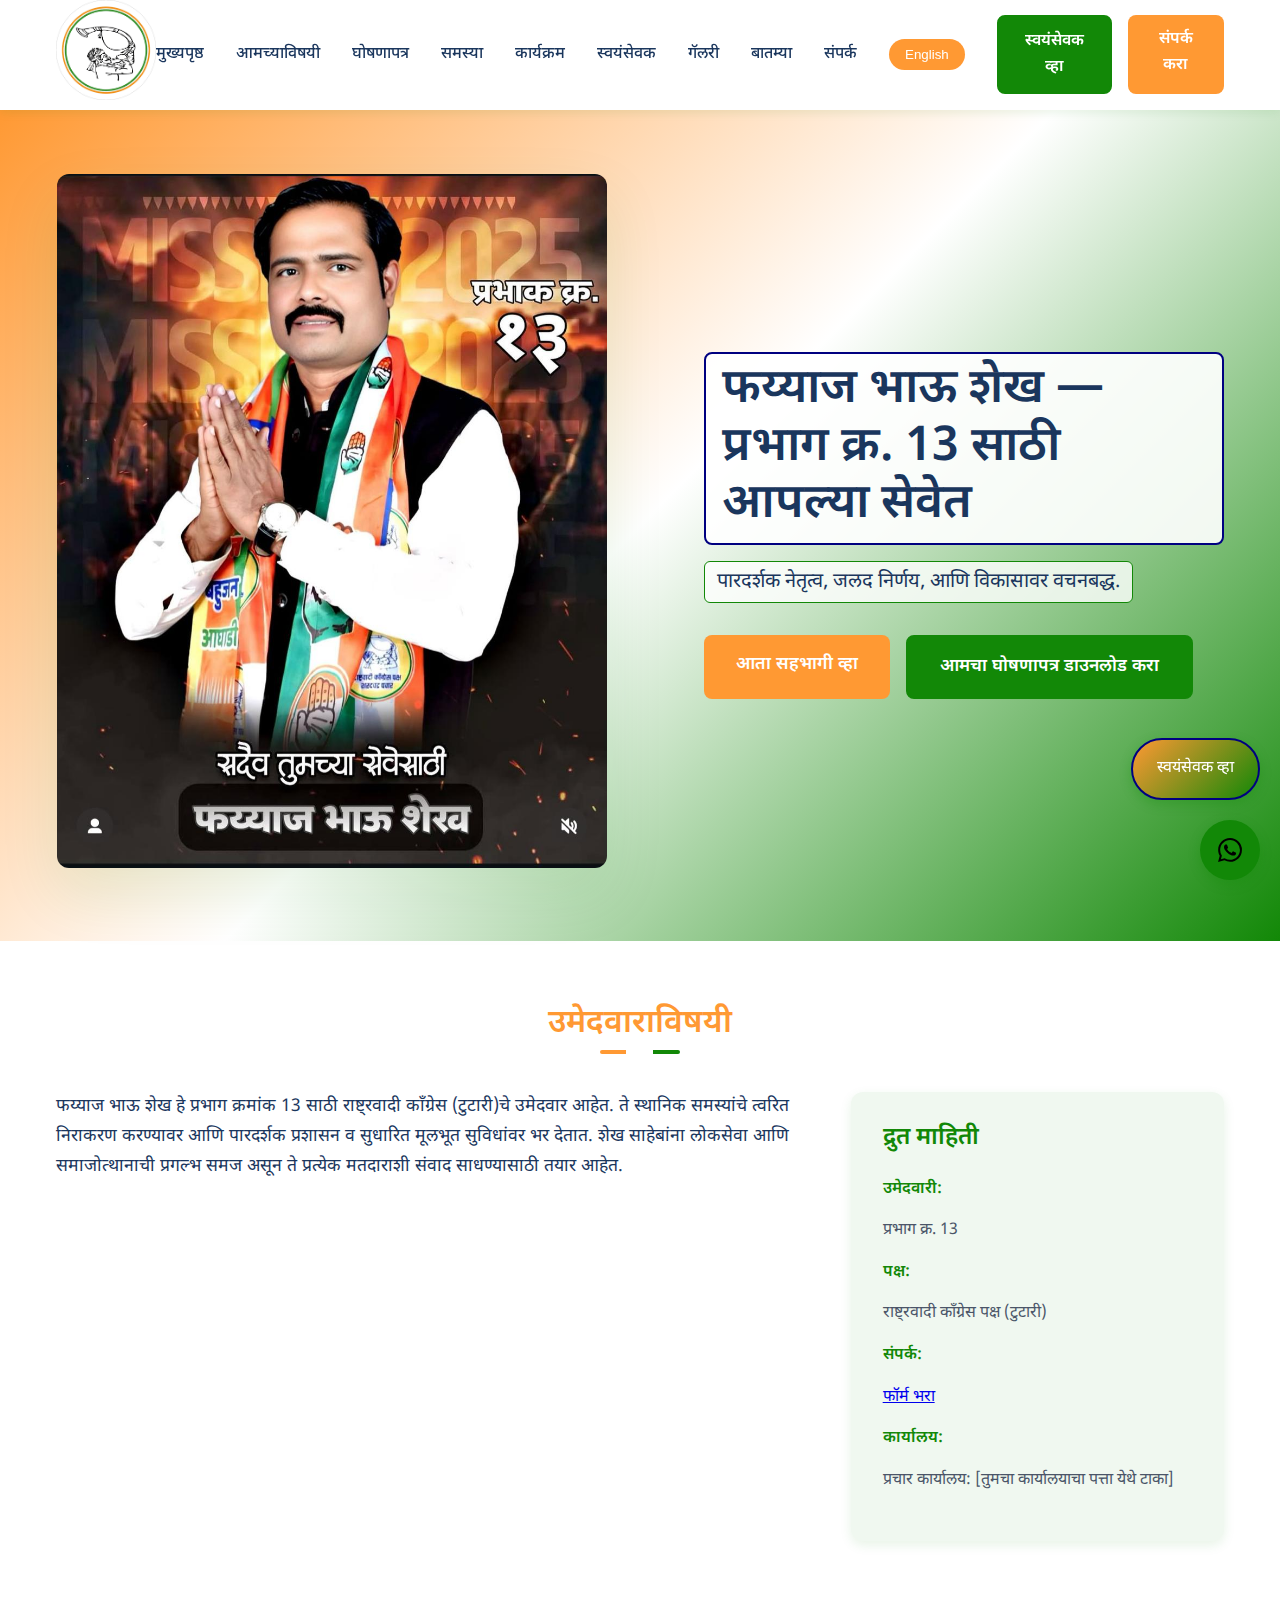
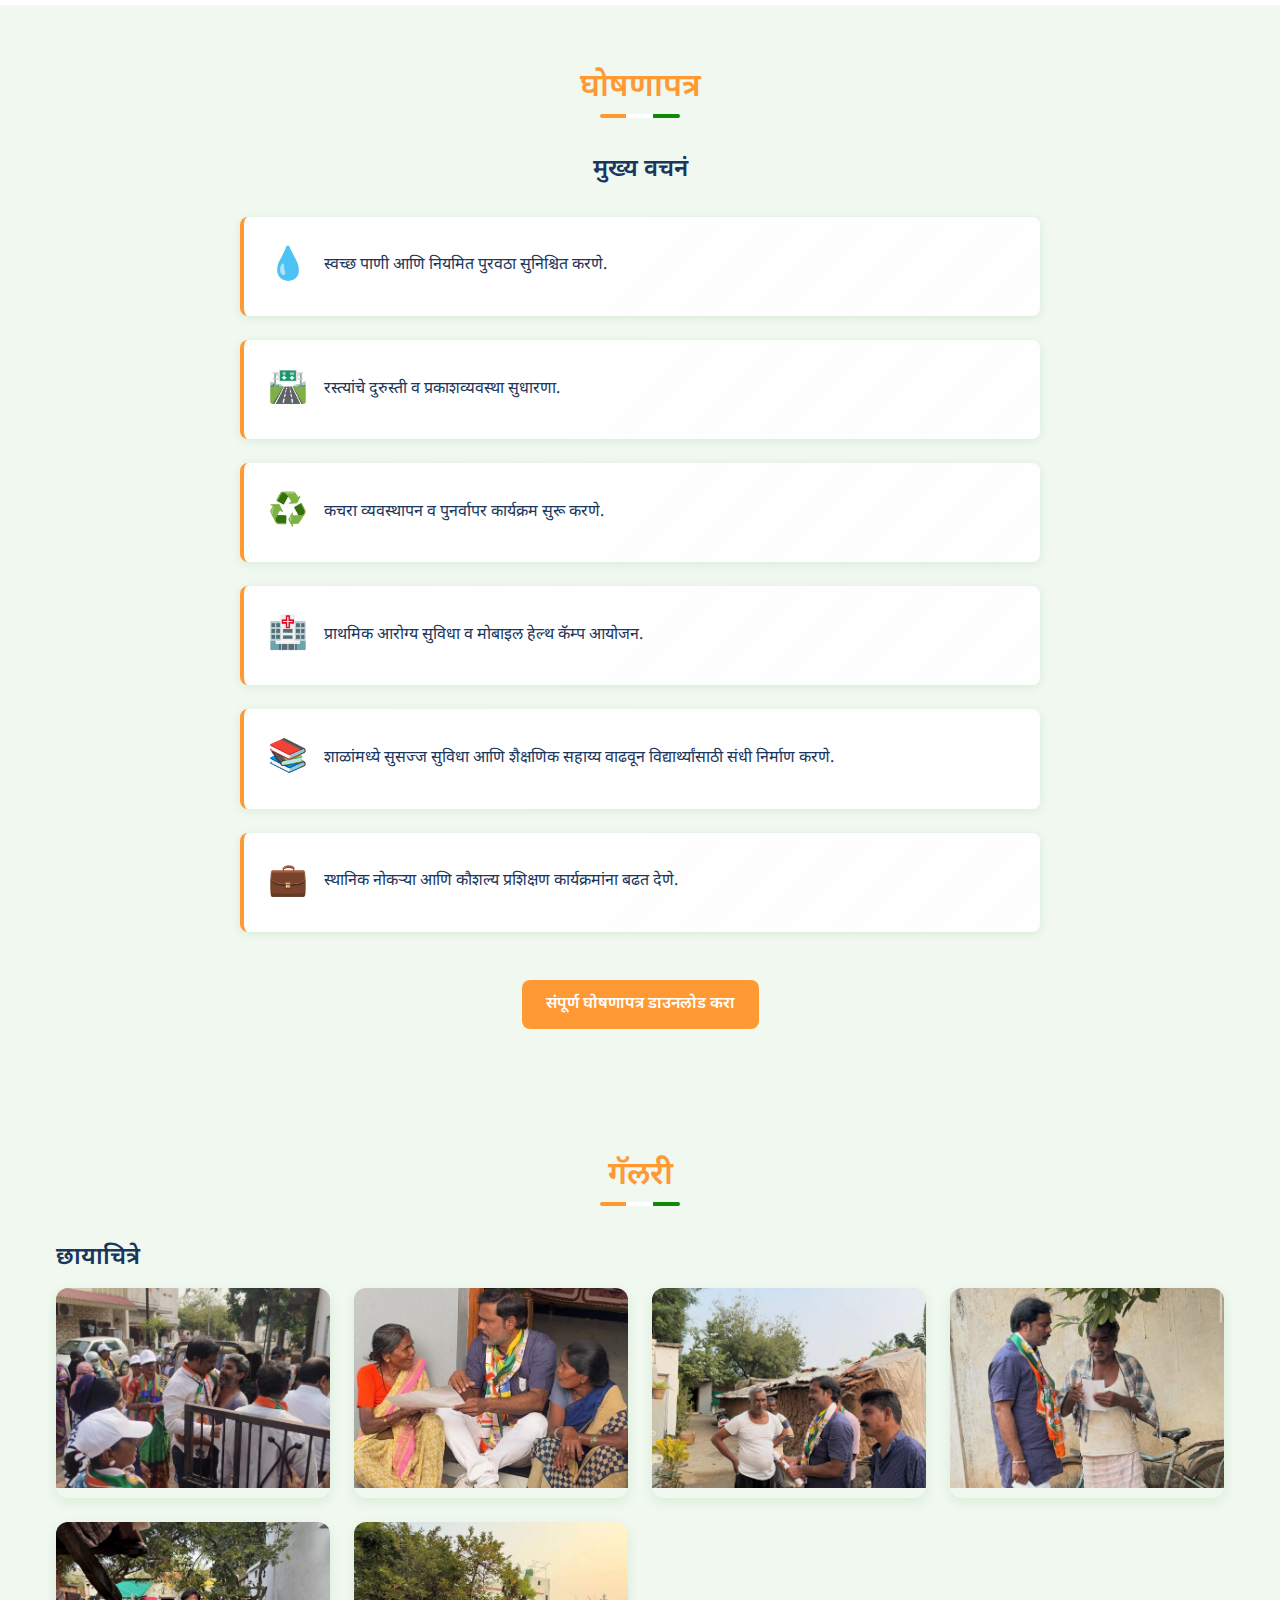
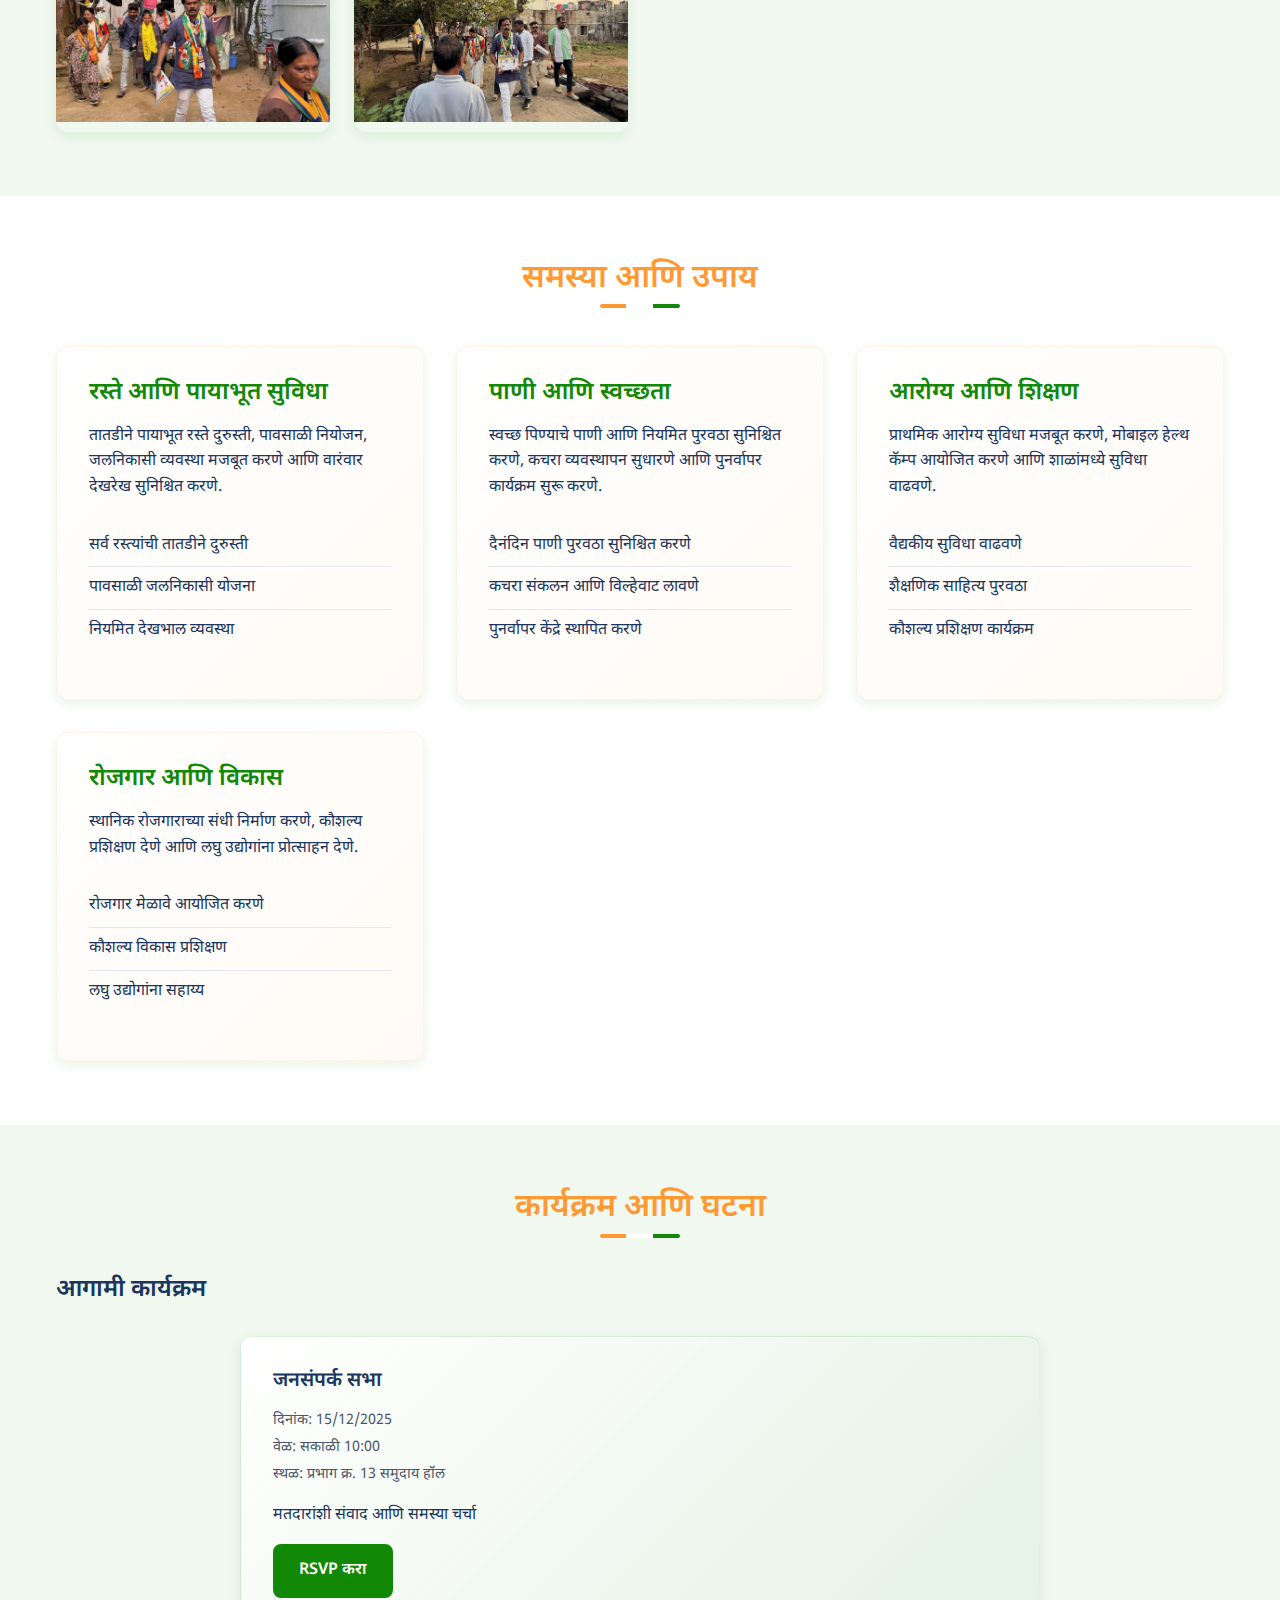
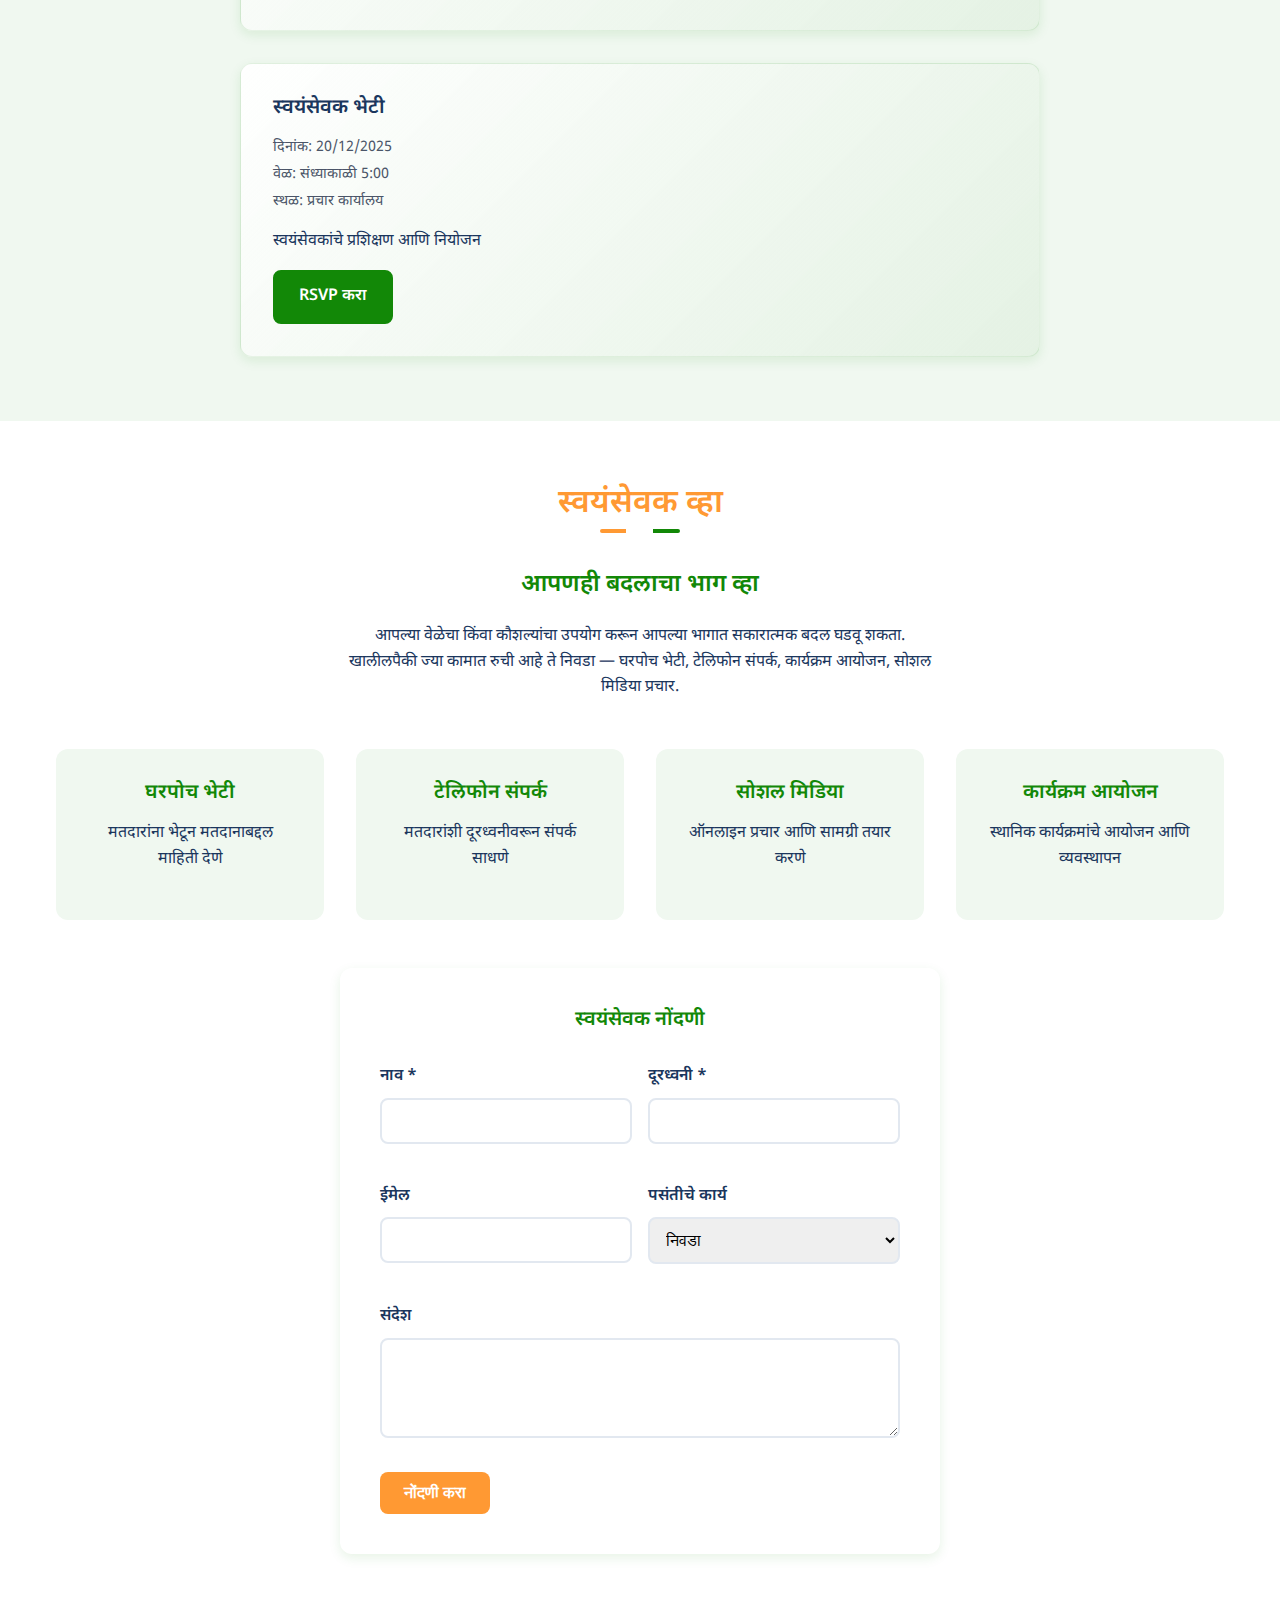
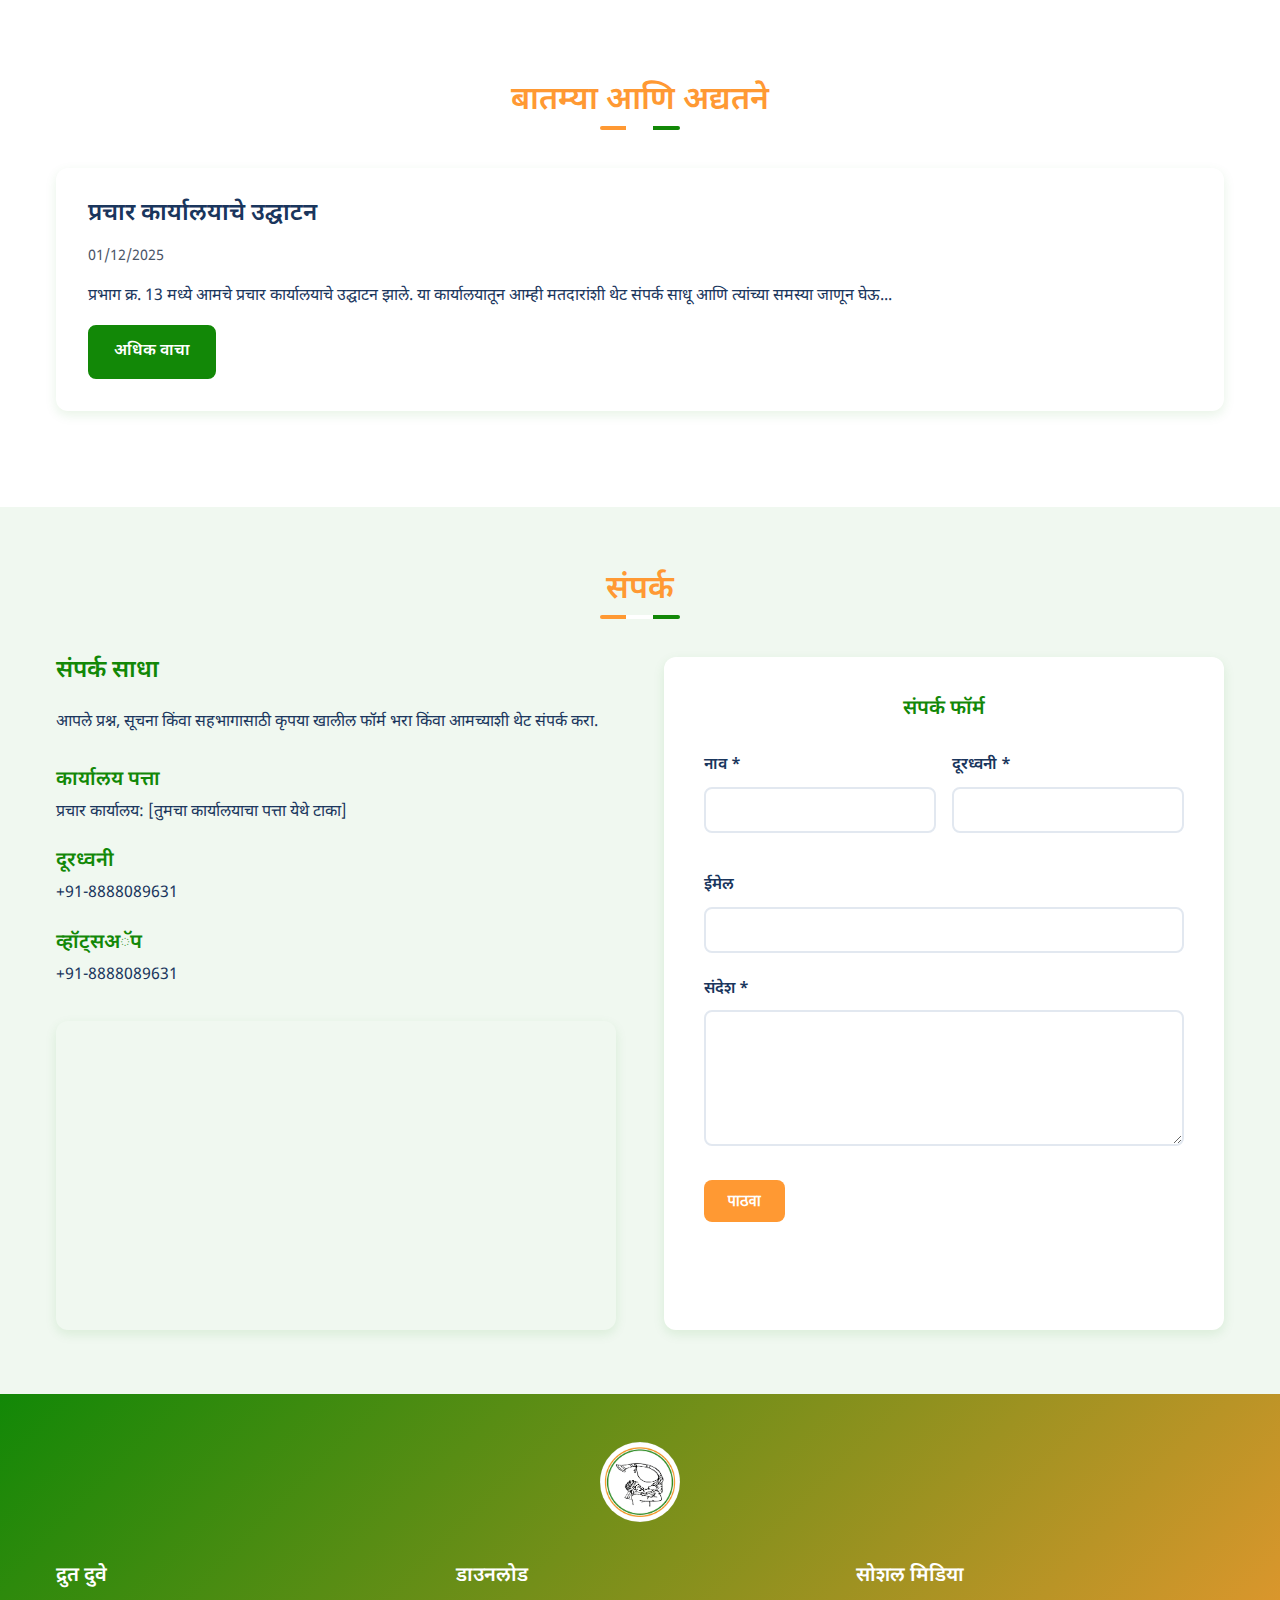
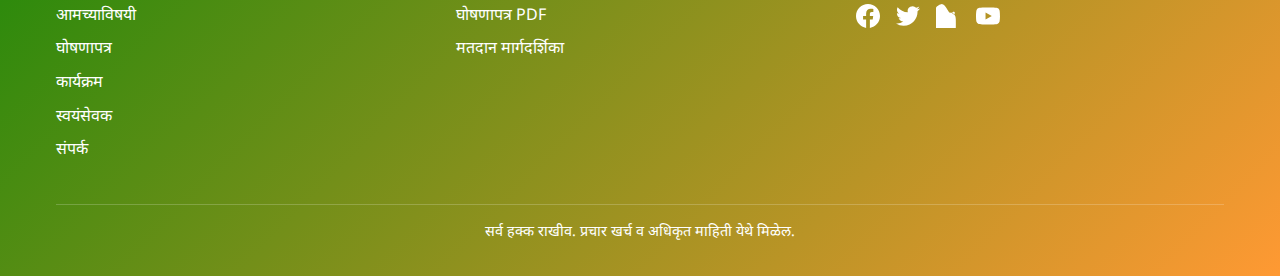
<file: political-campaign-website/index.html>
<!DOCTYPE html>
<html lang="mr" dir="ltr">
<head>
    <meta charset="UTF-8">
    <meta name="viewport" content="width=device-width, initial-scale=1.0">
    <title>फय्याज भाऊ शेख — नगरसेवक उमेदवार (प्रभाग क्र. 13) | राष्ट्रवादी काँग्रेस पक्ष (टुटारी)</title>
    <meta name="description" content="फय्याज भाऊ शेख — प्रभाग क्र. 13 साठी उभा असलेला विश्वासू उमेदवार. पारदर्शक सेवा, मूलभूत सुविधांचे विकास आणि नागरिकांना श्रवण हे आमचे वचन. संपर्क करा आणि आपल्या भागात बदल घडवून आणूया.">
    <meta name="keywords" content="नगरसेवक, उमेदवार, प्रभाग 13, राष्ट्रवादी काँग्रेस, फय्याज भाऊ शेख, municipal council, candidate, ward 13, nationalist congress, fayyaz bhai shaikh">
    <meta name="author" content="फय्याज भाऊ शेख — राष्ट्रवादी काँग्रेस पक्ष (टुटारी)">

    <!-- Open Graph / Facebook -->
    <meta property="og:type" content="website">
    <meta property="og:url" content="https://fayyazshaikh.in/">
    <meta property="og:title" content="फय्याज भाऊ शेख — नगरसेवक उमेदवार (प्रभाग क्र. 13)">
    <meta property="og:description" content="प्रभाग क्र. 13 साठी उभा असलेला विश्वासू उमेदवार. पारदर्शक सेवा, मूलभूत सुविधांचे विकास आणि नागरिकांना श्रवण हे आमचे वचन.">
    <meta property="og:image" content="https://fayyazshaikh.in/assets/images/og-image.jpg">

    <!-- Twitter -->
    <meta property="twitter:card" content="summary_large_image">
    <meta property="twitter:url" content="https://fayyazshaikh.in/">
    <meta property="twitter:title" content="फय्याज भाऊ शेख — नगरसेवक उमेदवार (प्रभाग क्र. 13)">
    <meta property="twitter:description" content="प्रभाग क्र. 13 साठी उभा असलेला विश्वासू उमेदवार. पारदर्शक सेवा, मूलभूत सुविधांचे विकास आणि नागरिकांना श्रवण हे आमचे वचन.">
    <meta property="twitter:image" content="https://fayyazshaikh.in/assets/images/og-image.jpg">

    <!-- Structured Data for Organization/Candidate -->
    <script type="application/ld+json">
    {
        "@context": "https://schema.org",
        "@type": "Person",
        "name": "फय्याज भाऊ शेख",
        "alternateName": "Fayyaz Shaikh",
        "jobTitle": "Municipal Council Candidate",
        "description": "प्रभाग क्र. 13 साठी राष्ट्रवादी काँग्रेस पक्ष (टुटारी)चे उमेदवार",
        "politicalAffiliation": {
            "@type": "PoliticalParty",
            "name": "राष्ट्रवादी काँग्रेस पक्ष (टुटारी)",
            "alternateName": "Nationalist Congress Party (Tutari)"
        },
        "address": {
            "@type": "PostalAddress",
            "addressRegion": "प्रभाग क्र. 13",
            "addressCountry": "IN"
        },
        "contactPoint": {
            "@type": "ContactPoint",
            "telephone": "+91-8888089631",
            "contactType": "customer service"
        }
    }
    </script>

    <!-- Preconnect for performance -->
    <link rel="preconnect" href="https://fonts.googleapis.com">
    <link rel="preconnect" href="https://fonts.gstatic.com" crossorigin>

    <!-- Fonts -->
    <link href="https://fonts.googleapis.com/css2?family=Noto+Sans+Devanagari:wght@300;400;500;600;700&family=Inter:wght@300;400;500;600;700&display=swap" rel="stylesheet">

    <!-- Favicon -->
    <link rel="icon" type="image/x-icon" href="assets/images/favicon.ico">
    <link rel="apple-touch-icon" href="assets/images/apple-touch-icon.png">

    <!-- Stylesheets -->
    <link rel="stylesheet" href="assets/css/styles.css">
</head>
<body>
    <!-- Skip to main content for accessibility -->
    <a href="#main-content" class="skip-link sr-only focus:not-sr-only focus:absolute focus:top-4 focus:left-4 focus:z-50 focus:bg-orange-500 focus:text-white focus:px-4 focus:py-2 focus:rounded">
        मुख्य मजकुराकडे जा / Skip to main content
    </a>

    <!-- Header -->
    <header class="site-header" role="banner">
        <div class="header-container">
            <!-- Top Logo -->
            <div class="logo-top">
                <img src="shum.png" alt="फय्याज भाऊ शेख — राष्ट्रवादी काँग्रेस पक्ष (टुटारी) लोगो" width="200" height="100">
            </div>

            <!-- Navigation -->
            <nav class="main-navigation" role="navigation" aria-label="मुख्य नेव्हिगेशन / Main Navigation">
                <button class="mobile-menu-toggle" aria-expanded="false" aria-controls="main-menu">
                    <span class="sr-only">मेनू उघडा / Open Menu</span>
                    <span class="hamburger-line"></span>
                    <span class="hamburger-line"></span>
                    <span class="hamburger-line"></span>
                </button>

                <ul id="main-menu" class="nav-menu">
                    <li><a href="#home" data-section="home">मुख्यपृष्ठ</a></li>
                    <li><a href="#about" data-section="about">आमच्याविषयी</a></li>
                    <li><a href="#manifesto" data-section="manifesto">घोषणापत्र</a></li>
                    <li><a href="#issues" data-section="issues">समस्या</a></li>
                    <li><a href="#events" data-section="events">कार्यक्रम</a></li>
                    <li><a href="#volunteer" data-section="volunteer">स्वयंसेवक</a></li>
                    <li><a href="#gallery" data-section="gallery">गॅलरी</a></li>
                    <li><a href="#news" data-section="news">बातम्या</a></li>
                    <li><a href="#contact" data-section="contact">संपर्क</a></li>
                </ul>

                <!-- Language Toggle -->
                <button class="language-toggle" id="language-toggle" aria-label="भाषा बदला / Change Language">
                    English
                </button>

                <!-- CTA Buttons -->
                <div class="header-ctas">
                    <a href="#volunteer" class="btn btn-secondary">स्वयंसेवक व्हा</a>
                    <a href="#contact" class="btn btn-primary">संपर्क करा</a>
                </div>
            </nav>
        </div>
    </header>

    <!-- Main Content -->
    <main id="main-content" role="main">
        <!-- Hero Section -->
        <section id="home" class="hero-section" aria-labelledby="hero-headline">
            <div class="hero-container">
                <div class="hero-content">
                    <div class="candidate-portrait">
                        <img src="leader.jpeg" alt="फय्याज भाऊ शेख — नगरसेवक उमेदवार" width="300" height="400" loading="lazy">
                    </div>
                    <div class="hero-text">
                        <h1 id="hero-headline" class="hero-headline">फय्याज भाऊ शेख — प्रभाग क्र. 13 साठी आपल्या सेवेत</h1>
                        <p class="hero-subheadline">पारदर्शक नेतृत्व, जलद निर्णय, आणि विकासावर वचनबद्ध.</p>
                        <div class="hero-ctas">
                            <a href="#volunteer" class="btn btn-primary btn-large">आता सहभागी व्हा</a>
                            <a href="assets/pdfs/manifesto.pdf" class="btn btn-secondary btn-large" download>आमचा घोषणापत्र डाउनलोड करा</a>
                        </div>
                    </div>
                </div>
            </div>
        </section>

        <!-- About Section -->
        <section id="about" class="about-section" aria-labelledby="about-title">
            <div class="container">
                <h2 id="about-title" class="section-title">उमेदवाराविषयी</h2>
                <div class="about-content">
                    <div class="about-text">
                        <p>फय्याज भाऊ शेख हे प्रभाग क्रमांक 13 साठी राष्ट्रवादी काँग्रेस (टुटारी)चे उमेदवार आहेत. ते स्थानिक समस्यांचे त्वरित निराकरण करण्यावर आणि पारदर्शक प्रशासन व सुधारित मूलभूत सुविधांवर भर देतात. शेख साहेबांना लोकसेवा आणि समाजोत्थानाची प्रगल्भ समज असून ते प्रत्येक मतदाराशी संवाद साधण्यासाठी तयार आहेत.</p>
                    </div>
                    <div class="quick-facts">
                        <h3>द्रुत माहिती</h3>
                        <dl>
                            <dt>उमेदवारी:</dt>
                            <dd>प्रभाग क्र. 13</dd>
                            <dt>पक्ष:</dt>
                            <dd>राष्ट्रवादी काँग्रेस पक्ष (टुटारी)</dd>
                            <dt>संपर्क:</dt>
                            <dd><a href="#contact">फॉर्म भरा</a></dd>
                            <dt>कार्यालय:</dt>
                            <dd>प्रचार कार्यालय: [तुमचा कार्यालयाचा पत्ता येथे टाका]</dd>
                        </dl>
                    </div>
                </div>
            </div>
        </section>

        <!-- Manifesto Section -->
        <section id="manifesto" class="manifesto-section" aria-labelledby="manifesto-title">
            <div class="container">
                <h2 id="manifesto-title" class="section-title">घोषणापत्र</h2>
                <div class="manifesto-content">
                    <h3>मुख्य वचनं</h3>
                    <ul class="manifesto-list">
                        <li><span class="icon">💧</span> स्वच्छ पाणी आणि नियमित पुरवठा सुनिश्चित करणे.</li>
                        <li><span class="icon">🛣️</span> रस्त्यांचे दुरुस्ती व प्रकाशव्यवस्था सुधारणा.</li>
                        <li><span class="icon">♻️</span> कचरा व्यवस्थापन व पुनर्वापर कार्यक्रम सुरू करणे.</li>
                        <li><span class="icon">🏥</span> प्राथमिक आरोग्य सुविधा व मोबाइल हेल्थ कॅम्प आयोजन.</li>
                        <li><span class="icon">📚</span> शाळांमध्ये सुसज्ज सुविधा आणि शैक्षणिक सहाय्य वाढवून विद्यार्थ्यांसाठी संधी निर्माण करणे.</li>
                        <li><span class="icon">💼</span> स्थानिक नोकर्‍या आणि कौशल्य प्रशिक्षण कार्यक्रमांना बढत देणे.</li>
                    </ul>
                    <div class="manifesto-download">
                        <a href="assets/pdfs/manifesto.pdf" class="btn btn-primary" download>
                            संपूर्ण घोषणापत्र डाउनलोड करा
                        </a>
                    </div>
                </div>
            </div>
        </section>

        <!-- Gallery Section -->
        <section id="gallery" class="gallery-section" aria-labelledby="gallery-title">
            <div class="container">
                <h2 id="gallery-title" class="section-title">गॅलरी</h2>
                <div class="gallery-content">
                    <h3>छायाचित्रे</h3>
                    <div class="gallery-grid">
                        <div class="gallery-item">
                            <img src="G1.jpeg" alt="प्रचार कार्यालयाचे उद्घाटन" loading="lazy">
                        </div>
                        <div class="gallery-item">
                            <img src="G2.jpeg" alt="मतदारांशी संवाद" loading="lazy">
                        </div>
                        <div class="gallery-item">
                            <img src="G3.jpeg" alt="जनसंपर्क सभा" loading="lazy">
                        </div>
                        <div class="gallery-item">
                            <img src="G4.jpeg" alt="स्वयंसेवक बैठक" loading="lazy">
                        </div>
                        <div class="gallery-item">
                            <img src="G5.jpeg" alt="रस्ता विकास कार्यक्रम" loading="lazy">
                        </div>
                        <div class="gallery-item">
                            <img src="G6.jpeg" alt="आरोग्य शिबिर" loading="lazy">
                        </div>
                    </div>
                </div>
            </div>
        </section>

        <!-- Issues & Solutions Section -->
        <section id="issues" class="issues-section" aria-labelledby="issues-title">
            <div class="container">
                <h2 id="issues-title" class="section-title">समस्या आणि उपाय</h2>
                <div class="issues-grid">
                    <article class="issue-card">
                        <h3>रस्ते आणि पायाभूत सुविधा</h3>
                        <p>तातडीने पायाभूत रस्ते दुरुस्ती, पावसाळी नियोजन, जलनिकासी व्यवस्था मजबूत करणे आणि वारंवार देखरेख सुनिश्चित करणे.</p>
                        <ul class="action-list">
                            <li>सर्व रस्त्यांची तातडीने दुरुस्ती</li>
                            <li>पावसाळी जलनिकासी योजना</li>
                            <li>नियमित देखभाल व्यवस्था</li>
                        </ul>
                    </article>

                    <article class="issue-card">
                        <h3>पाणी आणि स्वच्छता</h3>
                        <p>स्वच्छ पिण्याचे पाणी आणि नियमित पुरवठा सुनिश्चित करणे, कचरा व्यवस्थापन सुधारणे आणि पुनर्वापर कार्यक्रम सुरू करणे.</p>
                        <ul class="action-list">
                            <li>दैनंदिन पाणी पुरवठा सुनिश्चित करणे</li>
                            <li>कचरा संकलन आणि विल्हेवाट लावणे</li>
                            <li>पुनर्वापर केंद्रे स्थापित करणे</li>
                        </ul>
                    </article>

                    <article class="issue-card">
                        <h3>आरोग्य आणि शिक्षण</h3>
                        <p>प्राथमिक आरोग्य सुविधा मजबूत करणे, मोबाइल हेल्थ कॅम्प आयोजित करणे आणि शाळांमध्ये सुविधा वाढवणे.</p>
                        <ul class="action-list">
                            <li>वैद्यकीय सुविधा वाढवणे</li>
                            <li>शैक्षणिक साहित्य पुरवठा</li>
                            <li>कौशल्य प्रशिक्षण कार्यक्रम</li>
                        </ul>
                    </article>

                    <article class="issue-card">
                        <h3>रोजगार आणि विकास</h3>
                        <p>स्थानिक रोजगाराच्या संधी निर्माण करणे, कौशल्य प्रशिक्षण देणे आणि लघु उद्योगांना प्रोत्साहन देणे.</p>
                        <ul class="action-list">
                            <li>रोजगार मेळावे आयोजित करणे</li>
                            <li>कौशल्य विकास प्रशिक्षण</li>
                            <li>लघु उद्योगांना सहाय्य</li>
                        </ul>
                    </article>
                </div>
            </div>
        </section>

        <!-- Events Section -->
        <section id="events" class="events-section" aria-labelledby="events-title">
            <div class="container">
                <h2 id="events-title" class="section-title">कार्यक्रम आणि घटना</h2>
                <div class="events-content">
                    <h3>आगामी कार्यक्रम</h3>
                    <div class="events-list">
                        <article class="event-card">
                            <div class="event-header">
                                <h4>जनसंपर्क सभा</h4>
                                <div class="event-meta">
                                    <time datetime="2025-12-15">दिनांक: 15/12/2025</time>
                                    <span>वेळ: सकाळी 10:00</span>
                                    <span>स्थळ: प्रभाग क्र. 13 समुदाय हॉल</span>
                                </div>
                            </div>
                            <p>मतदारांशी संवाद आणि समस्या चर्चा</p>
                            <a href="#contact" class="btn btn-secondary">RSVP करा</a>
                        </article>

                        <article class="event-card">
                            <div class="event-header">
                                <h4>स्वयंसेवक भेटी</h4>
                                <div class="event-meta">
                                    <time datetime="2025-12-20">दिनांक: 20/12/2025</time>
                                    <span>वेळ: संध्याकाळी 5:00</span>
                                    <span>स्थळ: प्रचार कार्यालय</span>
                                </div>
                            </div>
                            <p>स्वयंसेवकांचे प्रशिक्षण आणि नियोजन</p>
                            <a href="#volunteer" class="btn btn-secondary">RSVP करा</a>
                        </article>
                    </div>
                </div>
            </div>
        </section>

        <!-- Volunteer Section -->
        <section id="volunteer" class="volunteer-section" aria-labelledby="volunteer-title">
            <div class="container">
                <h2 id="volunteer-title" class="section-title">स्वयंसेवक व्हा</h2>
                <div class="volunteer-content">
                    <div class="volunteer-intro">
                        <h3>आपणही बदलाचा भाग व्हा</h3>
                        <p>आपल्या वेळेचा किंवा कौशल्यांचा उपयोग करून आपल्या भागात सकारात्मक बदल घडवू शकता. खालीलपैकी ज्या कामात रुची आहे ते निवडा — घरपोच भेटी, टेलिफोन संपर्क, कार्यक्रम आयोजन, सोशल मिडिया प्रचार.</p>
                    </div>

                    <div class="volunteer-roles">
                        <div class="role-card">
                            <h4>घरपोच भेटी</h4>
                            <p>मतदारांना भेटून मतदानाबद्दल माहिती देणे</p>
                        </div>
                        <div class="role-card">
                            <h4>टेलिफोन संपर्क</h4>
                            <p>मतदारांशी दूरध्वनीवरून संपर्क साधणे</p>
                        </div>
                        <div class="role-card">
                            <h4>सोशल मिडिया</h4>
                            <p>ऑनलाइन प्रचार आणि सामग्री तयार करणे</p>
                        </div>
                        <div class="role-card">
                            <h4>कार्यक्रम आयोजन</h4>
                            <p>स्थानिक कार्यक्रमांचे आयोजन आणि व्यवस्थापन</p>
                        </div>
                    </div>

                    <!-- Volunteer Form -->
                    <form class="volunteer-form" action="mailto:volunteer@fayyazshaikh.in" method="post" enctype="text/plain">
                        <h4>स्वयंसेवक नोंदणी</h4>
                        <div class="form-row">
                            <div class="form-group">
                                <label for="volunteer-name">नाव *</label>
                                <input type="text" id="volunteer-name" name="name" required>
                            </div>
                            <div class="form-group">
                                <label for="volunteer-phone">दूरध्वनी *</label>
                                <input type="tel" id="volunteer-phone" name="phone" required>
                            </div>
                        </div>
                        <div class="form-row">
                            <div class="form-group">
                                <label for="volunteer-email">ईमेल</label>
                                <input type="email" id="volunteer-email" name="email">
                            </div>
                            <div class="form-group">
                                <label for="volunteer-role">पसंतीचे कार्य</label>
                                <select id="volunteer-role" name="preferred_role">
                                    <option value="">निवडा</option>
                                    <option value="door-to-door">घरपोच भेटी</option>
                                    <option value="phone-banking">टेलिफोन संपर्क</option>
                                    <option value="social-media">सोशल मिडिया</option>
                                    <option value="event-organization">कार्यक्रम आयोजन</option>
                                </select>
                            </div>
                        </div>
                        <div class="form-group">
                            <label for="volunteer-message">संदेश</label>
                            <textarea id="volunteer-message" name="message" rows="4"></textarea>
                        </div>
                        <button type="submit" class="btn btn-primary">नोंदणी करा</button>
                    </form>
                </div>
            </div>
        </section>

        <!-- News Section -->
        <section id="news" class="news-section" aria-labelledby="news-title">
            <div class="container">
                <h2 id="news-title" class="section-title">बातम्या आणि अद्यतने</h2>
                <div class="news-content">
                    <article class="news-card">
                        <h3>प्रचार कार्यालयाचे उद्घाटन</h3>
                        <time datetime="2025-12-01">01/12/2025</time>
                        <p>प्रभाग क्र. 13 मध्ये आमचे प्रचार कार्यालयाचे उद्घाटन झाले. या कार्यालयातून आम्ही मतदारांशी थेट संपर्क साधू आणि त्यांच्या समस्या जाणून घेऊ...</p>
                        <a href="#" class="btn btn-secondary">अधिक वाचा</a>
                    </article>
                </div>
            </div>
        </section>

        <!-- Contact Section -->
        <section id="contact" class="contact-section" aria-labelledby="contact-title">
            <div class="container">
                <h2 id="contact-title" class="section-title">संपर्क</h2>
                <div class="contact-content">
                    <div class="contact-info">
                        <h3>संपर्क साधा</h3>
                        <p>आपले प्रश्न, सूचना किंवा सहभागासाठी कृपया खालील फॉर्म भरा किंवा आमच्याशी थेट संपर्क करा.</p>

                        <div class="contact-details">
                            <div class="contact-item">
                                <h4>कार्यालय पत्ता</h4>
                                <p>प्रचार कार्यालय: [तुमचा कार्यालयाचा पत्ता येथे टाका]</p>
                            </div>
                            <div class="contact-item">
                                <h4>दूरध्वनी</h4>
                                <p><a href="tel:+918888089631">+91-8888089631</a></p>
                            </div>
                            <div class="contact-item">
                                <h4>व्हॉट्सअॅप</h4>
                                <p><a href="https://wa.me/918888089631?text=नमस्कार%20फय्याज%20भाऊ%20शेख%20—%20मी%20प्रभाग%2013%20साठीच्या%20नगरसेवक%20उमेदवारीबद्दल%20माहिती%20हवी%20आहे" target="_blank">+91-8888089631</a></p>
                            </div>
                        </div>

                        <!-- Google Maps Embed Placeholder -->
                        <div class="map-container">
                            <iframe
                                src="https://www.google.com/maps/embed?pb=!1m18!1m12!1m3!1d3769.5!2d72.8!3d19.1!2m3!1f0!2f0!3f0!3m2!1i1024!2i768!4f13.1!3m3!1m2!1s0x0%3A0x0!2zMTnCsDA2JzAwLjAiTiA3MsKwNDgnMDAuMCJF!5e0!3m2!1sen!2sin!4v1638360000000!5m2!1sen!2sin"
                                width="100%"
                                height="300"
                                style="border:0;"
                                allowfullscreen=""
                                loading="lazy"
                                referrerpolicy="no-referrer-when-downgrade"
                                title="प्रचार कार्यालयाचा नकाशा">
                            </iframe>
                        </div>
                    </div>

                    <!-- Contact Form -->
                    <form class="contact-form" action="mailto:contact@fayyazshaikh.in" method="post" enctype="text/plain">
                        <h4>संपर्क फॉर्म</h4>
                        <div class="form-row">
                            <div class="form-group">
                                <label for="contact-name">नाव *</label>
                                <input type="text" id="contact-name" name="name" required>
                            </div>
                            <div class="form-group">
                                <label for="contact-phone">दूरध्वनी *</label>
                                <input type="tel" id="contact-phone" name="phone" required>
                            </div>
                        </div>
                        <div class="form-group">
                            <label for="contact-email">ईमेल</label>
                            <input type="email" id="contact-email" name="email">
                        </div>
                        <div class="form-group">
                            <label for="contact-message">संदेश *</label>
                            <textarea id="contact-message" name="message" rows="6" required></textarea>
                        </div>
                        <button type="submit" class="btn btn-primary">पाठवा</button>
                    </form>
                </div>
            </div>
        </section>
    </main>

    <!-- Footer -->
    <footer class="site-footer" role="contentinfo">
        <div class="footer-container">
            <!-- Bottom Logo -->
            <div class="logo-bottom">
                <img src="shum.png" alt="फय्याज भाऊ शेख — राष्ट्रवादी काँग्रेस पक्ष (टुटारी) लोगो" width="80" height="80">
            </div>

            <div class="footer-content">
                <div class="footer-section">
                    <h4>द्रुत दुवे</h4>
                    <ul class="footer-links">
                        <li><a href="#about">आमच्याविषयी</a></li>
                        <li><a href="#manifesto">घोषणापत्र</a></li>
                        <li><a href="#events">कार्यक्रम</a></li>
                        <li><a href="#volunteer">स्वयंसेवक</a></li>
                        <li><a href="#contact">संपर्क</a></li>
                    </ul>
                </div>

                <div class="footer-section">
                    <h4>डाउनलोड</h4>
                    <ul class="footer-links">
                        <li><a href="assets/pdfs/manifesto.pdf" download>घोषणापत्र PDF</a></li>
                        <li><a href="assets/pdfs/voting-guide.pdf" download>मतदान मार्गदर्शिका</a></li>
                    </ul>
                </div>

                <div class="footer-section">
                    <h4>सोशल मिडिया</h4>
                    <div class="social-links">
                        <a href="https://facebook.com/fayyazshaikh" target="_blank" aria-label="Facebook">
                            <svg class="social-icon" viewBox="0 0 24 24" width="24" height="24">
                                <path d="M24 12.073c0-6.627-5.373-12-12-12s-12 5.373-12 12c0 5.99 4.388 10.954 10.125 11.854v-8.385H7.078v-3.47h3.047V9.43c0-3.007 1.792-4.669 4.533-4.669 1.312 0 2.686.235 2.686.235v2.953H15.83c-1.491 0-1.956.925-1.956 1.874v2.25h3.328l-.532 3.47h-2.796v8.385C19.612 23.027 24 18.062 24 12.073z"/>
                            </svg>
                        </a>
                        <a href="https://twitter.com/fayyazshaikh" target="_blank" aria-label="Twitter">
                            <svg class="social-icon" viewBox="0 0 24 24" width="24" height="24">
                                <path d="M23.953 4.57a10 10 0 01-2.825.775 4.958 4.958 0 002.163-2.723c-.951.555-2.005.959-3.127 1.184a4.92 4.92 0 00-8.384 4.482C7.69 8.095 4.067 6.13 1.64 3.162a4.822 4.822 0 00-.666 2.475c0 1.71.87 3.213 2.188 4.096a4.904 4.904 0 01-2.228-.616v.06a4.923 4.923 0 003.946 4.827 4.996 4.996 0 01-2.212.085 4.936 4.936 0 004.604 3.417 9.867 9.867 0 01-6.102 2.105c-.39 0-.779-.023-1.17-.067a13.995 13.995 0 007.557 2.209c9.053 0 13.998-7.496 13.998-13.985 0-.21 0-.42-.015-.63A9.935 9.935 0 0024 4.59z"/>
                            </svg>
                        </a>
                        <a href="https://instagram.com/fayyazshaikh" target="_blank" aria-label="Instagram">
                            <svg class="social-icon" viewBox="0 0 24 24" width="24" height="24">
                                <path d="M12.017 0C8.396 0 7.996.014 6.79.067 5.59.12 4.79.267 4.09.533c-.77.292-1.42.64-2.07 1.29C.64 2.48.292 3.13.0 3.9c-.267.7-.413 1.5-.467 2.71C-.014 7.996 0 8.396 0 12.017s-.014 4.02-.067 5.226c-.054 1.21-.2 2.01-.467 2.71-.292.77-.64 1.42-1.29 2.07-.65.65-1.3 1-2.07 1.29-.7.267-1.5.413-2.71.467C.014 23.996 0 24.396 0 28.017s.014 4.02.067 5.226c.054 1.21.2 2.01.467 2.71.292.77.64 1.42 1.29 2.07.65.65 1.3 1 2.07 1.29.7.267 1.5.413 2.71.467C3.996 31.986 4.396 32 8.017 32s4.02-.014 5.226-.067c1.21-.054 2.01-.2 2.71-.467.77-.292 1.42-.64 2.07-1.29.65-.65 1-1.3 1.29-2.07.267-.7.413-1.5.467-2.71.053-1.206.067-1.606.067-5.226s-.014-4.02-.067-5.226c-.054-1.21-.2-2.01-.467-2.71-.292-.77-.64-1.42-1.29-2.07-.65-.65-1.3-1-2.07-1.29-.7-.267-1.5-.413-2.71-.467C8.014.014 7.614 0 4.017 0zm5.57 7.82c.69 0 1.25.56 1.25 1.25s-.56 1.25-1.25 1.25-1.25-.56-1.25-1.25.56-1.25 1.25-1.25zM12.017 9.17c-2.51 0-4.54 2.03-4.54 4.54s2.03 4.54 4.54 4.54 4.54-2.03 4.54-4.54-2.03-4.54-4.54-4.54zm0 7.5c-1.66 0-3-1.34-3-3s1.34-3 3-3 3 1.34 3 3-1.34 3-3 3z"/>
                            </svg>
                        </a>
                        <a href="https://youtube.com/fayyazshaikh" target="_blank" aria-label="YouTube">
                            <svg class="social-icon" viewBox="0 0 24 24" width="24" height="24">
                                <path d="M23.498 6.186a3.016 3.016 0 0 0-2.122-2.136C19.505 3.545 12 3.545 12 3.545s-7.505 0-9.377.505A3.017 3.017 0 0 0 .502 6.186C0 8.07 0 12 0 12s0 3.93.502 5.814a3.016 3.016 0 0 0 2.122 2.136c1.871.505 9.376.505 9.376.505s7.505 0 9.377-.505a3.015 3.015 0 0 0 2.122-2.136C24 15.93 24 12 24 12s0-3.93-.502-5.814zM9.545 15.568V8.432L15.818 12l-6.273 3.568z"/>
                            </svg>
                        </a>
                    </div>
                </div>
            </div>

            <div class="footer-bottom">
                <p>सर्व हक्क राखीव. प्रचार खर्च व अधिकृत माहिती येथे मिळेल.</p>
            </div>
        </div>
    </footer>

    <!-- Sticky CTA Button -->
    <div class="sticky-cta">
        <a href="#volunteer" class="cta-button" aria-label="स्वयंसेवक व्हा / Become a Volunteer">
            <span class="cta-text">स्वयंसेवक व्हा</span>
        </a>
    </div>

    <!-- Floating WhatsApp Button -->
    <a href="https://wa.me/918888089631?text=नमस्कार%20फय्याज%20भाऊ%20शेख%20—%20मी%20प्रभाग%2013%20साठीच्या%20नगरसेवक%20उमेदवारीबद्दल%20माहिती%20हवी%20आहे" class="whatsapp-float" target="_blank" aria-label="WhatsApp वर संपर्क करा / Contact on WhatsApp">
        <svg viewBox="0 0 24 24" width="24" height="24">
            <path d="M17.472 14.382c-.297-.149-1.758-.867-2.03-.967-.273-.099-.471-.148-.67.15-.197.297-.767.966-.94 1.164-.173.199-.347.223-.644.075-.297-.15-1.255-.463-2.39-1.475-.883-.788-1.48-1.761-1.653-2.059-.173-.297-.018-.458.13-.606.134-.133.298-.347.446-.52.149-.174.198-.298.298-.497.099-.198.05-.371-.025-.52-.075-.149-.669-1.612-.916-2.207-.242-.579-.487-.5-.669-.51-.173-.008-.371-.01-.57-.01-.198 0-.52.074-.792.372-.272.297-1.04 1.016-1.04 2.479 0 1.462 1.065 2.875 1.213 3.074.149.198 2.096 3.2 5.077 4.487.709.306 1.262.489 1.694.625.712.227 1.36.195 1.871.118.571-.085 1.758-.719 2.006-1.413.248-.694.248-1.289.173-1.413-.074-.124-.272-.198-.57-.347m-5.421 7.403h-.004a9.87 9.87 0 01-5.031-1.378l-.361-.214-3.741.982.998-3.648-.235-.374a9.86 9.86 0 01-1.51-5.26c.001-5.45 4.436-9.884 9.888-9.884 2.64 0 5.122 1.03 6.988 2.898a9.825 9.825 0 012.893 6.994c-.003 5.45-4.437 9.884-9.885 9.884m8.413-18.297A11.815 11.815 0 0012.05 0C5.495 0 .16 5.335.157 11.892c0 2.096.547 4.142 1.588 5.945L.057 24l6.305-1.654a11.882 11.882 0 005.683 1.448h.005c6.554 0 11.89-5.335 11.893-11.893A11.821 11.821 0 0020.465 3.488"/>
        </svg>
    </a>

    <!-- Scripts -->
    <script src="assets/js/content-manager.js"></script>
    <script src="assets/js/main.js"></script>
</body>
</html>
</file>
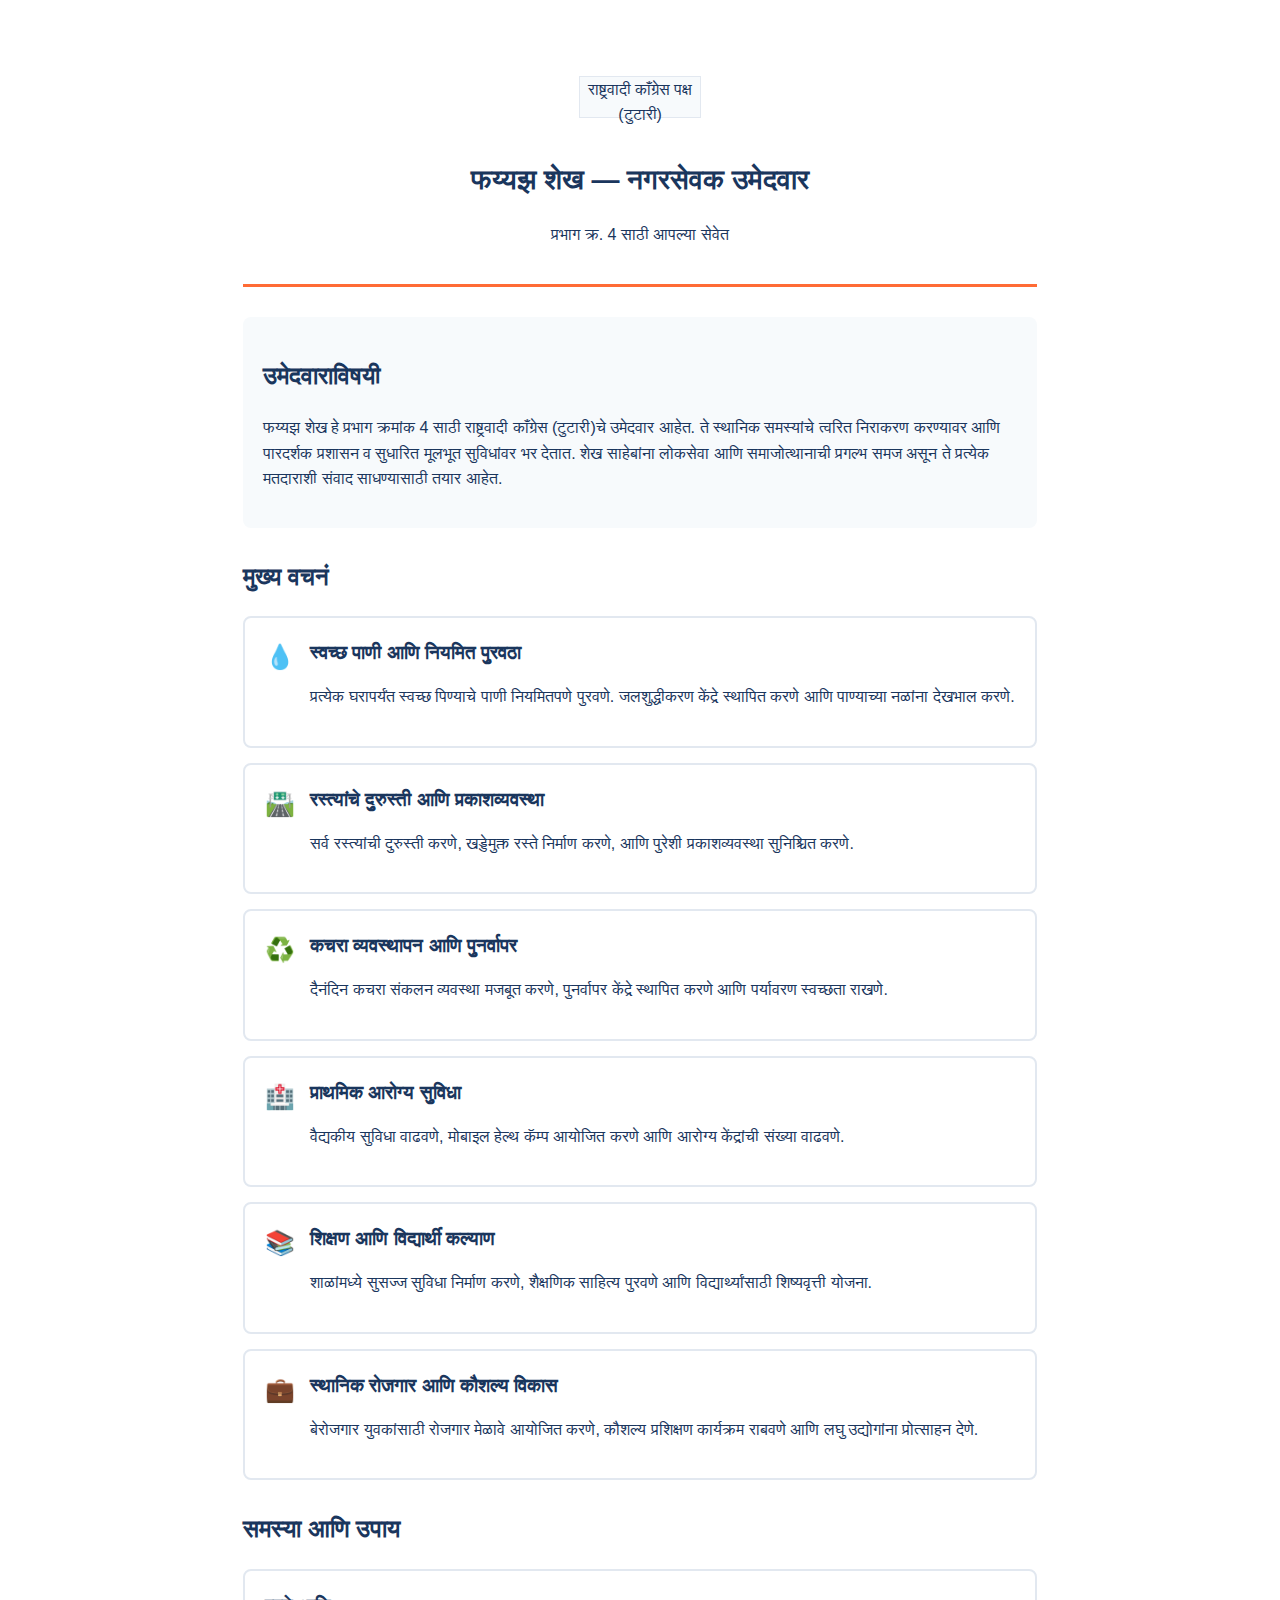
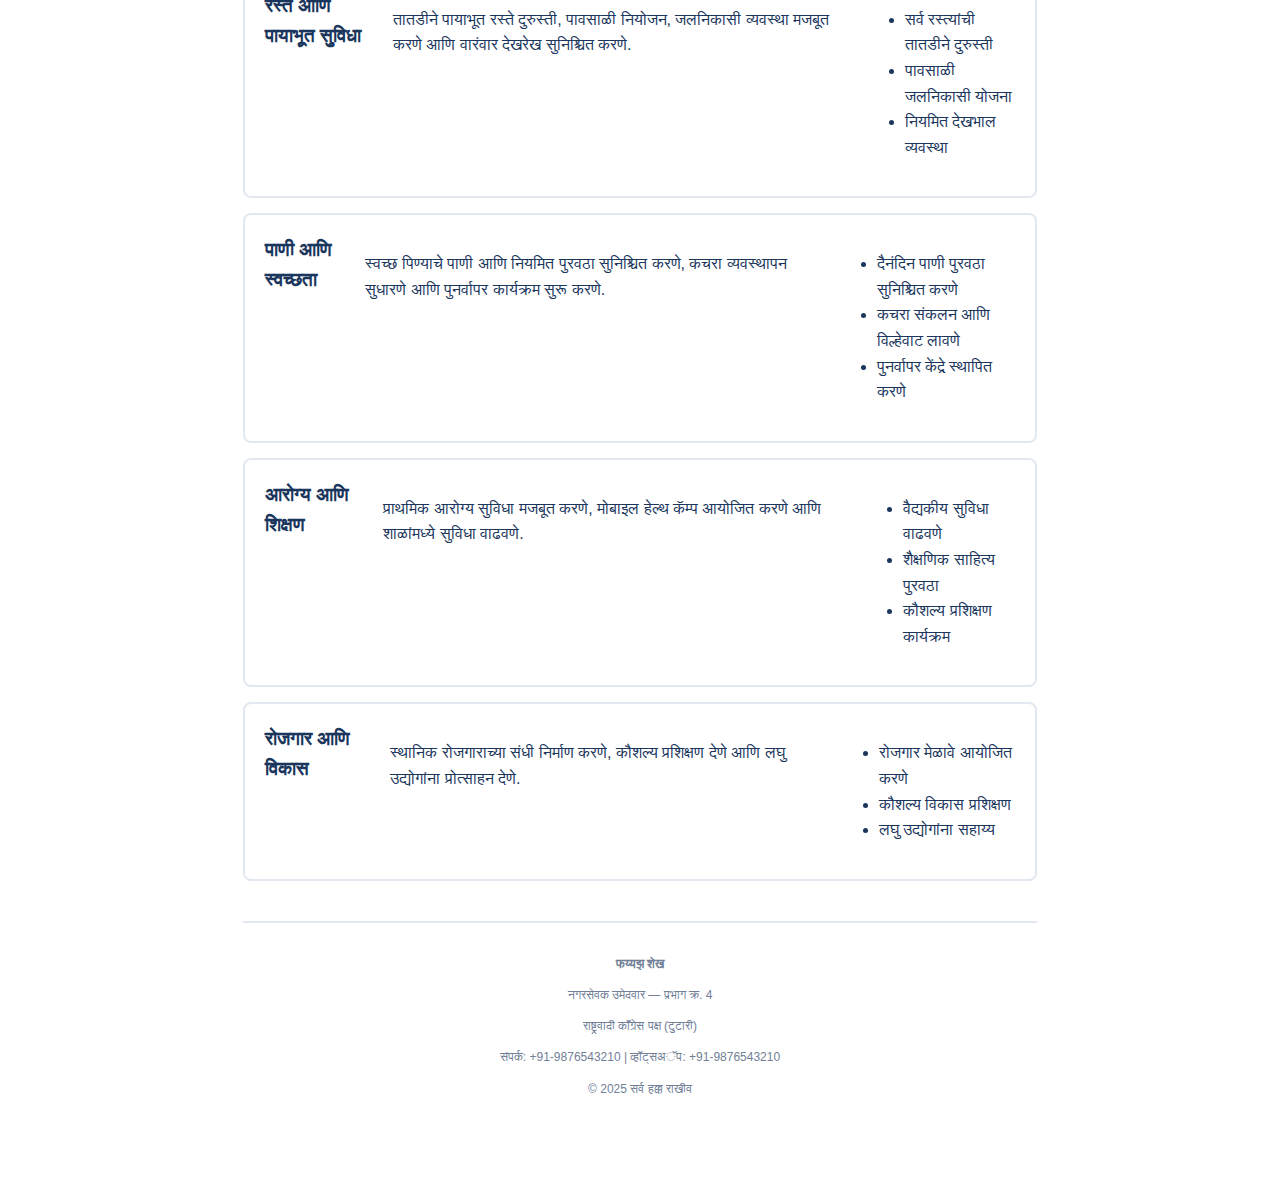
<file: manifesto-template.html>
<!DOCTYPE html>
<html lang="mr">
<head>
    <meta charset="UTF-8">
    <meta name="viewport" content="width=device-width, initial-scale=1.0">
    <title>फय्यझ शेख — नगरसेवक उमेदवार घोषणापत्र</title>
    <style>
        body {
            font-family: 'Noto Sans Devanagari', Arial, sans-serif;
            line-height: 1.6;
            color: #1a365d;
            max-width: 210mm;
            margin: 0 auto;
            padding: 20mm;
            background: white;
        }

        .header {
            text-align: center;
            border-bottom: 3px solid #ff6b35;
            padding-bottom: 20px;
            margin-bottom: 30px;
        }

        .logo {
            width: 120px;
            height: 40px;
            background: #f7fafc;
            border: 1px solid #e2e8f0;
            display: inline-block;
            margin-bottom: 20px;
        }

        h1 {
            color: #1a365d;
            font-size: 28px;
            margin: 20px 0;
        }

        .candidate-info {
            background: #f7fafc;
            padding: 20px;
            border-radius: 8px;
            margin: 20px 0;
        }

        .priorities {
            margin: 30px 0;
        }

        .priority {
            background: white;
            border: 2px solid #e2e8f0;
            border-radius: 8px;
            padding: 20px;
            margin: 15px 0;
            display: flex;
            align-items: flex-start;
            gap: 15px;
        }

        .priority-icon {
            font-size: 24px;
            flex-shrink: 0;
        }

        .priority h3 {
            color: #1a365d;
            margin: 0 0 10px 0;
        }

        .footer {
            margin-top: 40px;
            padding-top: 20px;
            border-top: 2px solid #e2e8f0;
            text-align: center;
            font-size: 12px;
            color: #718096;
        }

        @media print {
            body { margin: 0; padding: 15mm; }
        }
    </style>
</head>
<body>
    <div class="header">
        <div class="logo">
            <!-- Logo Placeholder -->
            राष्ट्रवादी काँग्रेस पक्ष (टुटारी)
        </div>
        <h1>फय्यझ शेख — नगरसेवक उमेदवार</h1>
        <p>प्रभाग क्र. 4 साठी आपल्या सेवेत</p>
    </div>

    <div class="candidate-info">
        <h2>उमेदवाराविषयी</h2>
        <p>फय्यझ शेख हे प्रभाग क्रमांक 4 साठी राष्ट्रवादी काँग्रेस (टुटारी)चे उमेदवार आहेत. ते स्थानिक समस्यांचे त्वरित निराकरण करण्यावर आणि पारदर्शक प्रशासन व सुधारित मूलभूत सुविधांवर भर देतात. शेख साहेबांना लोकसेवा आणि समाजोत्थानाची प्रगल्भ समज असून ते प्रत्येक मतदाराशी संवाद साधण्यासाठी तयार आहेत.</p>
    </div>

    <div class="priorities">
        <h2>मुख्य वचनं</h2>

        <div class="priority">
            <span class="priority-icon">💧</span>
            <div>
                <h3>स्वच्छ पाणी आणि नियमित पुरवठा</h3>
                <p>प्रत्येक घरापर्यंत स्वच्छ पिण्याचे पाणी नियमितपणे पुरवणे. जलशुद्धीकरण केंद्रे स्थापित करणे आणि पाण्याच्या नळांना देखभाल करणे.</p>
            </div>
        </div>

        <div class="priority">
            <span class="priority-icon">🛣️</span>
            <div>
                <h3>रस्त्यांचे दुरुस्ती आणि प्रकाशव्यवस्था</h3>
                <p>सर्व रस्त्यांची दुरुस्ती करणे, खड्डेमुक्त रस्ते निर्माण करणे, आणि पुरेशी प्रकाशव्यवस्था सुनिश्चित करणे.</p>
            </div>
        </div>

        <div class="priority">
            <span class="priority-icon">♻️</span>
            <div>
                <h3>कचरा व्यवस्थापन आणि पुनर्वापर</h3>
                <p>दैनंदिन कचरा संकलन व्यवस्था मजबूत करणे, पुनर्वापर केंद्रे स्थापित करणे आणि पर्यावरण स्वच्छता राखणे.</p>
            </div>
        </div>

        <div class="priority">
            <span class="priority-icon">🏥</span>
            <div>
                <h3>प्राथमिक आरोग्य सुविधा</h3>
                <p>वैद्यकीय सुविधा वाढवणे, मोबाइल हेल्थ कॅम्प आयोजित करणे आणि आरोग्य केंद्रांची संख्या वाढवणे.</p>
            </div>
        </div>

        <div class="priority">
            <span class="priority-icon">📚</span>
            <div>
                <h3>शिक्षण आणि विद्यार्थी कल्याण</h3>
                <p>शाळांमध्ये सुसज्ज सुविधा निर्माण करणे, शैक्षणिक साहित्य पुरवणे आणि विद्यार्थ्यांसाठी शिष्यवृत्ती योजना.</p>
            </div>
        </div>

        <div class="priority">
            <span class="priority-icon">💼</span>
            <div>
                <h3>स्थानिक रोजगार आणि कौशल्य विकास</h3>
                <p>बेरोजगार युवकांसाठी रोजगार मेळावे आयोजित करणे, कौशल्य प्रशिक्षण कार्यक्रम राबवणे आणि लघु उद्योगांना प्रोत्साहन देणे.</p>
            </div>
        </div>
    </div>

    <div class="issues">
        <h2>समस्या आणि उपाय</h2>

        <div class="priority">
            <h3>रस्ते आणि पायाभूत सुविधा</h3>
            <p>तातडीने पायाभूत रस्ते दुरुस्ती, पावसाळी नियोजन, जलनिकासी व्यवस्था मजबूत करणे आणि वारंवार देखरेख सुनिश्चित करणे.</p>
            <ul>
                <li>सर्व रस्त्यांची तातडीने दुरुस्ती</li>
                <li>पावसाळी जलनिकासी योजना</li>
                <li>नियमित देखभाल व्यवस्था</li>
            </ul>
        </div>

        <div class="priority">
            <h3>पाणी आणि स्वच्छता</h3>
            <p>स्वच्छ पिण्याचे पाणी आणि नियमित पुरवठा सुनिश्चित करणे, कचरा व्यवस्थापन सुधारणे आणि पुनर्वापर कार्यक्रम सुरू करणे.</p>
            <ul>
                <li>दैनंदिन पाणी पुरवठा सुनिश्चित करणे</li>
                <li>कचरा संकलन आणि विल्हेवाट लावणे</li>
                <li>पुनर्वापर केंद्रे स्थापित करणे</li>
            </ul>
        </div>

        <div class="priority">
            <h3>आरोग्य आणि शिक्षण</h3>
            <p>प्राथमिक आरोग्य सुविधा मजबूत करणे, मोबाइल हेल्थ कॅम्प आयोजित करणे आणि शाळांमध्ये सुविधा वाढवणे.</p>
            <ul>
                <li>वैद्यकीय सुविधा वाढवणे</li>
                <li>शैक्षणिक साहित्य पुरवठा</li>
                <li>कौशल्य प्रशिक्षण कार्यक्रम</li>
            </ul>
        </div>

        <div class="priority">
            <h3>रोजगार आणि विकास</h3>
            <p>स्थानिक रोजगाराच्या संधी निर्माण करणे, कौशल्य प्रशिक्षण देणे आणि लघु उद्योगांना प्रोत्साहन देणे.</p>
            <ul>
                <li>रोजगार मेळावे आयोजित करणे</li>
                <li>कौशल्य विकास प्रशिक्षण</li>
                <li>लघु उद्योगांना सहाय्य</li>
            </ul>
        </div>
    </div>

    <div class="footer">
        <p><strong>फय्यझ शेख</strong></p>
        <p>नगरसेवक उमेदवार — प्रभाग क्र. 4</p>
        <p>राष्ट्रवादी काँग्रेस पक्ष (टुटारी)</p>
        <p>संपर्क: +91-9876543210 | व्हॉट्सअॅप: +91-9876543210</p>
        <p>© 2025 सर्व हक्क राखीव</p>
    </div>
</body>
</html>
</file>
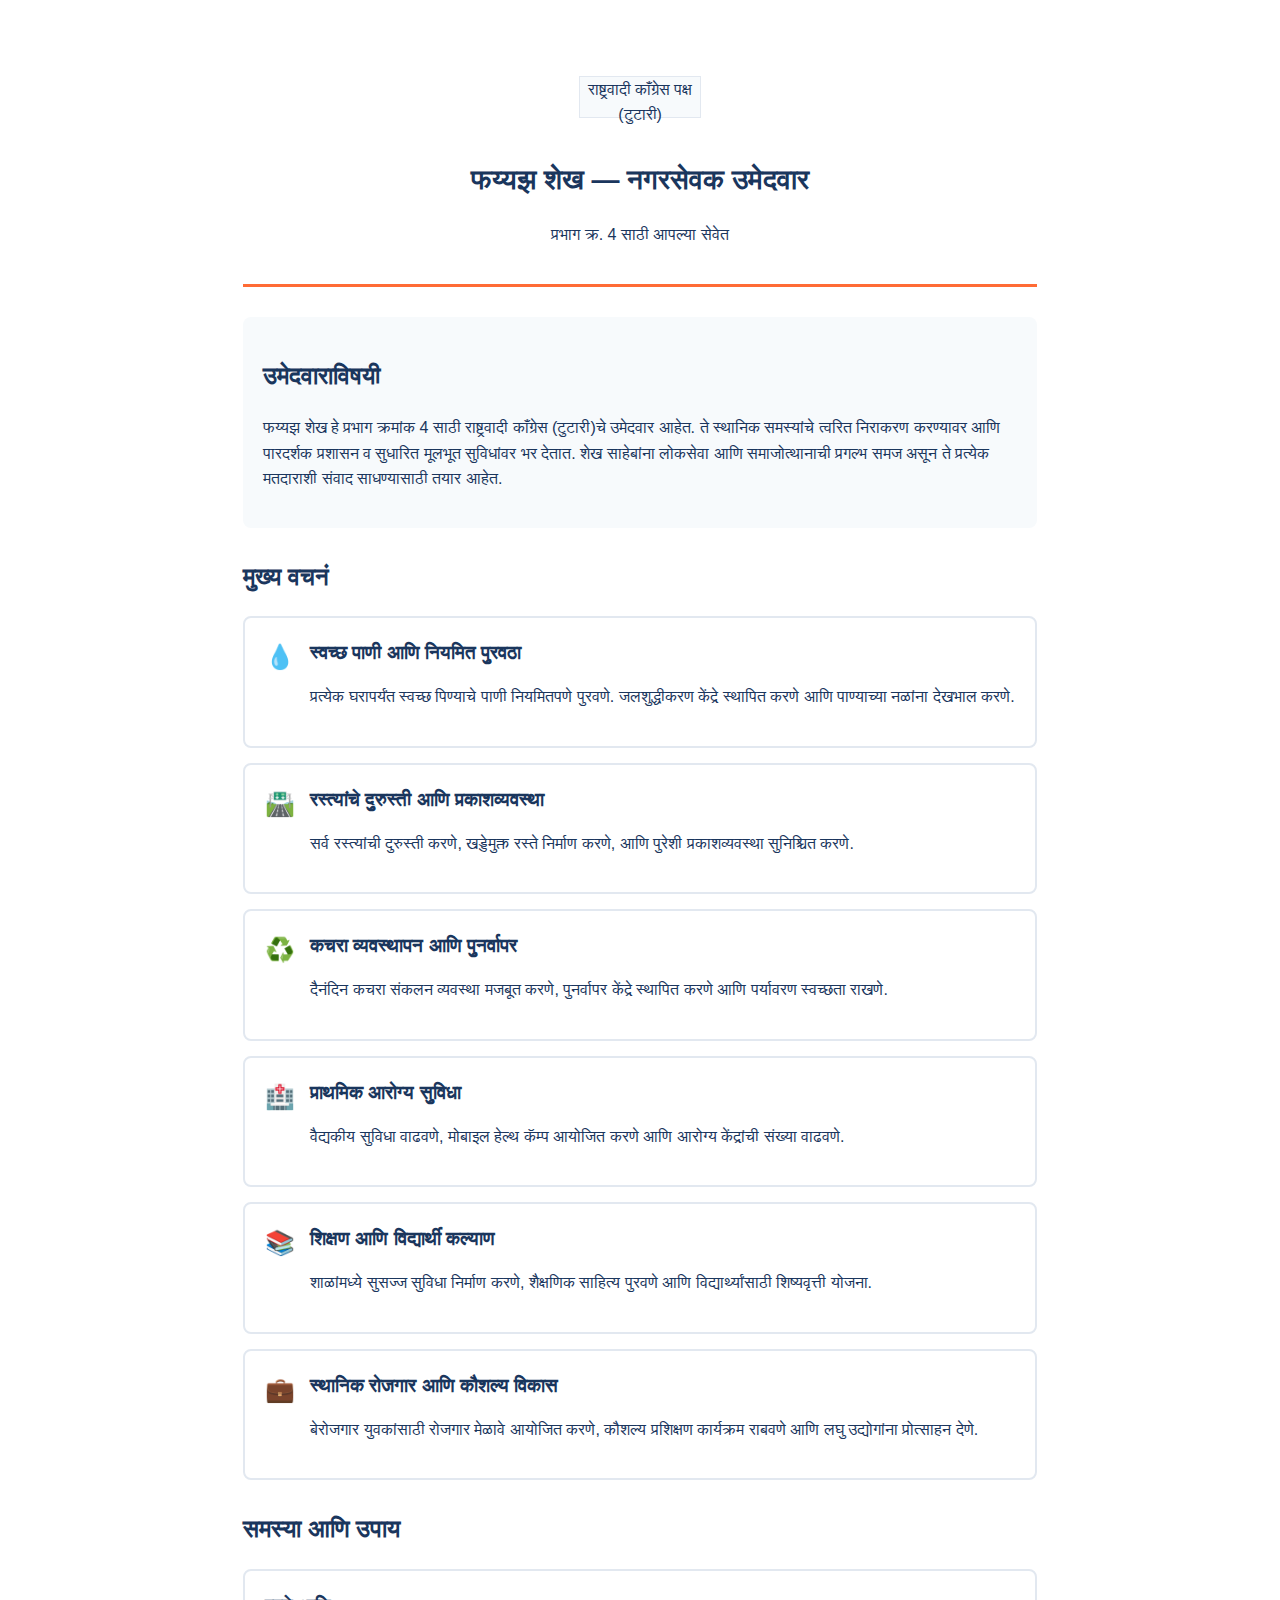
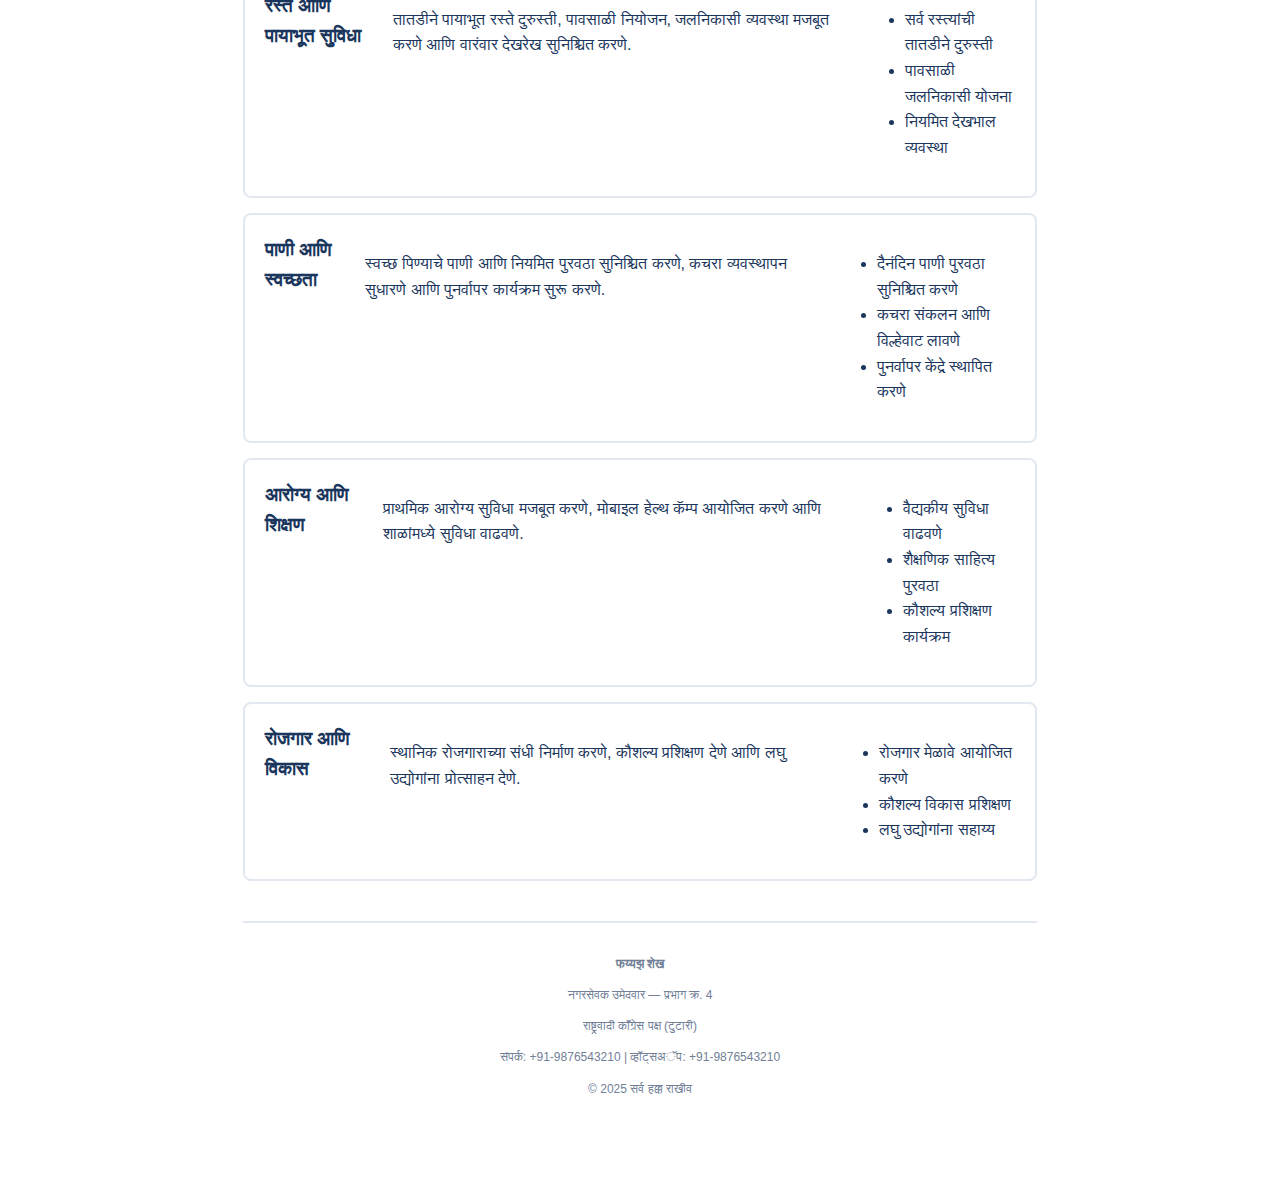
<file: political-campaign-website/manifesto-template.html>
<!DOCTYPE html>
<html lang="mr">
<head>
    <meta charset="UTF-8">
    <meta name="viewport" content="width=device-width, initial-scale=1.0">
    <title>फय्यझ शेख — नगरसेवक उमेदवार घोषणापत्र</title>
    <style>
        body {
            font-family: 'Noto Sans Devanagari', Arial, sans-serif;
            line-height: 1.6;
            color: #1a365d;
            max-width: 210mm;
            margin: 0 auto;
            padding: 20mm;
            background: white;
        }

        .header {
            text-align: center;
            border-bottom: 3px solid #ff6b35;
            padding-bottom: 20px;
            margin-bottom: 30px;
        }

        .logo {
            width: 120px;
            height: 40px;
            background: #f7fafc;
            border: 1px solid #e2e8f0;
            display: inline-block;
            margin-bottom: 20px;
        }

        h1 {
            color: #1a365d;
            font-size: 28px;
            margin: 20px 0;
        }

        .candidate-info {
            background: #f7fafc;
            padding: 20px;
            border-radius: 8px;
            margin: 20px 0;
        }

        .priorities {
            margin: 30px 0;
        }

        .priority {
            background: white;
            border: 2px solid #e2e8f0;
            border-radius: 8px;
            padding: 20px;
            margin: 15px 0;
            display: flex;
            align-items: flex-start;
            gap: 15px;
        }

        .priority-icon {
            font-size: 24px;
            flex-shrink: 0;
        }

        .priority h3 {
            color: #1a365d;
            margin: 0 0 10px 0;
        }

        .footer {
            margin-top: 40px;
            padding-top: 20px;
            border-top: 2px solid #e2e8f0;
            text-align: center;
            font-size: 12px;
            color: #718096;
        }

        @media print {
            body { margin: 0; padding: 15mm; }
        }
    </style>
</head>
<body>
    <div class="header">
        <div class="logo">
            <!-- Logo Placeholder -->
            राष्ट्रवादी काँग्रेस पक्ष (टुटारी)
        </div>
        <h1>फय्यझ शेख — नगरसेवक उमेदवार</h1>
        <p>प्रभाग क्र. 4 साठी आपल्या सेवेत</p>
    </div>

    <div class="candidate-info">
        <h2>उमेदवाराविषयी</h2>
        <p>फय्यझ शेख हे प्रभाग क्रमांक 4 साठी राष्ट्रवादी काँग्रेस (टुटारी)चे उमेदवार आहेत. ते स्थानिक समस्यांचे त्वरित निराकरण करण्यावर आणि पारदर्शक प्रशासन व सुधारित मूलभूत सुविधांवर भर देतात. शेख साहेबांना लोकसेवा आणि समाजोत्थानाची प्रगल्भ समज असून ते प्रत्येक मतदाराशी संवाद साधण्यासाठी तयार आहेत.</p>
    </div>

    <div class="priorities">
        <h2>मुख्य वचनं</h2>

        <div class="priority">
            <span class="priority-icon">💧</span>
            <div>
                <h3>स्वच्छ पाणी आणि नियमित पुरवठा</h3>
                <p>प्रत्येक घरापर्यंत स्वच्छ पिण्याचे पाणी नियमितपणे पुरवणे. जलशुद्धीकरण केंद्रे स्थापित करणे आणि पाण्याच्या नळांना देखभाल करणे.</p>
            </div>
        </div>

        <div class="priority">
            <span class="priority-icon">🛣️</span>
            <div>
                <h3>रस्त्यांचे दुरुस्ती आणि प्रकाशव्यवस्था</h3>
                <p>सर्व रस्त्यांची दुरुस्ती करणे, खड्डेमुक्त रस्ते निर्माण करणे, आणि पुरेशी प्रकाशव्यवस्था सुनिश्चित करणे.</p>
            </div>
        </div>

        <div class="priority">
            <span class="priority-icon">♻️</span>
            <div>
                <h3>कचरा व्यवस्थापन आणि पुनर्वापर</h3>
                <p>दैनंदिन कचरा संकलन व्यवस्था मजबूत करणे, पुनर्वापर केंद्रे स्थापित करणे आणि पर्यावरण स्वच्छता राखणे.</p>
            </div>
        </div>

        <div class="priority">
            <span class="priority-icon">🏥</span>
            <div>
                <h3>प्राथमिक आरोग्य सुविधा</h3>
                <p>वैद्यकीय सुविधा वाढवणे, मोबाइल हेल्थ कॅम्प आयोजित करणे आणि आरोग्य केंद्रांची संख्या वाढवणे.</p>
            </div>
        </div>

        <div class="priority">
            <span class="priority-icon">📚</span>
            <div>
                <h3>शिक्षण आणि विद्यार्थी कल्याण</h3>
                <p>शाळांमध्ये सुसज्ज सुविधा निर्माण करणे, शैक्षणिक साहित्य पुरवणे आणि विद्यार्थ्यांसाठी शिष्यवृत्ती योजना.</p>
            </div>
        </div>

        <div class="priority">
            <span class="priority-icon">💼</span>
            <div>
                <h3>स्थानिक रोजगार आणि कौशल्य विकास</h3>
                <p>बेरोजगार युवकांसाठी रोजगार मेळावे आयोजित करणे, कौशल्य प्रशिक्षण कार्यक्रम राबवणे आणि लघु उद्योगांना प्रोत्साहन देणे.</p>
            </div>
        </div>
    </div>

    <div class="issues">
        <h2>समस्या आणि उपाय</h2>

        <div class="priority">
            <h3>रस्ते आणि पायाभूत सुविधा</h3>
            <p>तातडीने पायाभूत रस्ते दुरुस्ती, पावसाळी नियोजन, जलनिकासी व्यवस्था मजबूत करणे आणि वारंवार देखरेख सुनिश्चित करणे.</p>
            <ul>
                <li>सर्व रस्त्यांची तातडीने दुरुस्ती</li>
                <li>पावसाळी जलनिकासी योजना</li>
                <li>नियमित देखभाल व्यवस्था</li>
            </ul>
        </div>

        <div class="priority">
            <h3>पाणी आणि स्वच्छता</h3>
            <p>स्वच्छ पिण्याचे पाणी आणि नियमित पुरवठा सुनिश्चित करणे, कचरा व्यवस्थापन सुधारणे आणि पुनर्वापर कार्यक्रम सुरू करणे.</p>
            <ul>
                <li>दैनंदिन पाणी पुरवठा सुनिश्चित करणे</li>
                <li>कचरा संकलन आणि विल्हेवाट लावणे</li>
                <li>पुनर्वापर केंद्रे स्थापित करणे</li>
            </ul>
        </div>

        <div class="priority">
            <h3>आरोग्य आणि शिक्षण</h3>
            <p>प्राथमिक आरोग्य सुविधा मजबूत करणे, मोबाइल हेल्थ कॅम्प आयोजित करणे आणि शाळांमध्ये सुविधा वाढवणे.</p>
            <ul>
                <li>वैद्यकीय सुविधा वाढवणे</li>
                <li>शैक्षणिक साहित्य पुरवठा</li>
                <li>कौशल्य प्रशिक्षण कार्यक्रम</li>
            </ul>
        </div>

        <div class="priority">
            <h3>रोजगार आणि विकास</h3>
            <p>स्थानिक रोजगाराच्या संधी निर्माण करणे, कौशल्य प्रशिक्षण देणे आणि लघु उद्योगांना प्रोत्साहन देणे.</p>
            <ul>
                <li>रोजगार मेळावे आयोजित करणे</li>
                <li>कौशल्य विकास प्रशिक्षण</li>
                <li>लघु उद्योगांना सहाय्य</li>
            </ul>
        </div>
    </div>

    <div class="footer">
        <p><strong>फय्यझ शेख</strong></p>
        <p>नगरसेवक उमेदवार — प्रभाग क्र. 4</p>
        <p>राष्ट्रवादी काँग्रेस पक्ष (टुटारी)</p>
        <p>संपर्क: +91-9876543210 | व्हॉट्सअॅप: +91-9876543210</p>
        <p>© 2025 सर्व हक्क राखीव</p>
    </div>
</body>
</html>
</file>
<file: assets/css/styles.css>
/* CSS Reset and Base Styles */
*,
*::before,
*::after {
    box-sizing: border-box;
}

/* Performance Optimizations */
html {
    scroll-behavior: smooth;
    /* Prevent flash of unstyled content */
    -webkit-font-smoothing: antialiased;
    -moz-osx-font-smoothing: grayscale;
}

/* Lazy loading for images */
img {
    /* Modern browsers support native lazy loading */
    loading: lazy;
}

/* Reduce paint on scroll */
* {
    /* Improve scrolling performance on mobile */
    -webkit-overflow-scrolling: touch;
}

body {
    margin: 0;
    font-family: 'Noto Sans Devanagari', 'Inter', sans-serif;
    font-size: 16px;
    line-height: 1.6;
    color: #1a365d;
    background-color: #ffffff;
}

/* Color Palette Variables - Indian Tri-Color Scheme */
:root {
    --primary-color: #128807;      /* Indian Flag Green */
    --secondary-color: #FF9933;    /* Indian Flag Saffron */
    --accent-color: #000080;       /* Indian Flag Blue (Ashoka Chakra) */
    --text-color: #1a365d;         /* Dark Blue for text */
    --text-light: #4a5568;         /* Gray for light text */
    --background: #ffffff;         /* White (Indian Flag White) */
    --background-light: #f0f8f0;   /* Light Green tint */
    --background-saffron: #fff8f0; /* Light Saffron tint */
    --border-color: #e2e8f0;       /* Light Border */
    --shadow: rgba(18, 136, 7, 0.1);
    --shadow-hover: rgba(18, 136, 7, 0.15);
    --saffron: #FF9933;
    --white: #FFFFFF;
    --green: #128807;
    --blue: #000080;
}

/* Typography */
h1, h2, h3, h4, h5, h6 {
    font-family: 'Noto Sans Devanagari', serif;
    font-weight: 600;
    line-height: 1.2;
    margin: 0 0 1rem 0;
}

h1 { font-size: 2.5rem; }
h2 { font-size: 2rem; }
h3 { font-size: 1.5rem; }
h4 { font-size: 1.25rem; }

p {
    margin: 0 0 1rem 0;
}

/* Accessibility */
.sr-only {
    position: absolute;
    width: 1px;
    height: 1px;
    padding: 0;
    margin: -1px;
    overflow: hidden;
    clip: rect(0, 0, 0, 0);
    white-space: nowrap;
    border: 0;
}

.skip-link {
    position: absolute;
    top: -40px;
    left: 6px;
    background: var(--secondary-color);
    color: white;
    padding: 8px;
    text-decoration: none;
    border-radius: 4px;
    z-index: 1000;
    transition: top 0.3s;
}

.skip-link:focus {
    top: 6px;
}

/* Container */
.container {
    max-width: 1200px;
    margin: 0 auto;
    padding: 0 1rem;
}

/* Header */
.site-header {
    position: sticky;
    top: 0;
    background: var(--background);
    box-shadow: 0 2px 10px var(--shadow);
    z-index: 100;
}

.header-container {
    max-width: 1200px;
    margin: 0 auto;
    padding: 0 1rem;
    display: flex;
    align-items: center;
    justify-content: space-between;
    min-height: 80px;
}

.logo-top {
    flex-shrink: 0;
}

.logo-top img {
    height: 100px;
    width: auto;
}

/* Navigation */
.main-navigation {
    display: flex;
    align-items: center;
    gap: 2rem;
}

.nav-menu {
    display: flex;
    list-style: none;
    margin: 0;
    padding: 0;
    gap: 2rem;
}

.nav-menu a {
    text-decoration: none;
    color: var(--text-color);
    font-weight: 500;
    padding: 0.5rem 0;
    transition: color 0.3s ease;
    position: relative;
}

.nav-menu a:hover,
.nav-menu a:focus,
.nav-menu a.active {
    color: var(--secondary-color);
}

.nav-menu a.active::after {
    content: '';
    position: absolute;
    bottom: 0;
    left: 0;
    width: 100%;
    height: 2px;
    background: var(--secondary-color);
}

/* Mobile Menu Toggle */
.mobile-menu-toggle {
    display: none;
    flex-direction: column;
    background: none;
    border: none;
    cursor: pointer;
    padding: 0.5rem;
}

.hamburger-line {
    width: 25px;
    height: 3px;
    background: var(--text-color);
    margin: 3px 0;
    transition: 0.3s;
}

/* Language Toggle */
.language-toggle {
    background: var(--secondary-color);
    color: white;
    border: none;
    padding: 0.5rem 1rem;
    border-radius: 25px;
    cursor: pointer;
    font-weight: 500;
    transition: background 0.3s ease;
}

.language-toggle:hover,
.language-toggle:focus {
    background: var(--accent-color);
}

/* Header CTAs */
.header-ctas {
    display: flex;
    gap: 1rem;
}

/* Buttons */
.btn {
    display: inline-block;
    padding: 0.75rem 1.5rem;
    border: none;
    border-radius: 8px;
    text-decoration: none;
    font-weight: 600;
    text-align: center;
    cursor: pointer;
    transition: all 0.3s ease;
    font-size: 1rem;
}

.btn-primary {
    background: var(--saffron);
    color: white;
}

.btn-primary:hover,
.btn-primary:focus {
    background: var(--accent-color);
    transform: translateY(-2px);
    box-shadow: 0 4px 12px var(--shadow-hover);
}

.btn-secondary {
    background: var(--green);
    color: white;
    border: 2px solid var(--green);
}

.btn-secondary:hover,
.btn-secondary:focus {
    background: var(--text-color);
    color: white;
    transform: translateY(-2px);
    box-shadow: 0 4px 12px var(--shadow-hover);
}

.btn-large {
    padding: 1rem 2rem;
    font-size: 1.1rem;
}

/* Hero Section */
.hero-section {
    background: linear-gradient(135deg, var(--saffron) 0%, var(--white) 50%, var(--green) 100%);
    padding: 4rem 0;
    min-height: 80vh;
    display: flex;
    align-items: center;
}

.hero-container {
    max-width: 1200px;
    margin: 0 auto;
    padding: 0 1rem;
}

.hero-content {
    display: grid;
    grid-template-columns: 1fr 1fr;
    gap: 4rem;
    align-items: center;
    justify-items: center;
}

.candidate-portrait {
    text-align: center;
}

.candidate-portrait img {
    max-width: 550px;
    width: 100%;
    height: auto;
    border-radius: 12px;
    box-shadow: 0 25px 60px var(--shadow);
}

.hero-text {
    padding-left: 2rem;
}

.hero-headline {
    font-size: 3rem;
    margin-bottom: 1rem;
    color: var(--text-color);
    background: rgba(255, 255, 255, 0.9);
    padding: 0.5rem 1rem;
    border-radius: 8px;
    display: inline-block;
    text-shadow: none;
    border: 2px solid var(--blue);
}

.hero-subheadline {
    font-size: 1.25rem;
    color: var(--text-color);
    margin-bottom: 2rem;
    background: rgba(255, 255, 255, 0.8);
    padding: 0.25rem 0.75rem;
    border-radius: 6px;
    display: inline-block;
    text-shadow: none;
    border: 1px solid var(--green);
}

.hero-ctas {
    display: flex;
    gap: 1rem;
    flex-wrap: wrap;
}

/* Section Styles */
.section-title {
    text-align: center;
    margin-bottom: 3rem;
    color: var(--saffron);
    position: relative;
}

.section-title::after {
    content: '';
    position: absolute;
    bottom: -10px;
    left: 50%;
    transform: translateX(-50%);
    width: 80px;
    height: 4px;
    background: linear-gradient(90deg, var(--saffron) 33%, var(--white) 33%, var(--white) 66%, var(--green) 66%);
    border-radius: 2px;
}

/* About Section */
.about-section {
    padding: 4rem 0;
    background: var(--background);
}

.about-content {
    display: grid;
    grid-template-columns: 2fr 1fr;
    gap: 3rem;
    align-items: start;
}

.about-text {
    font-size: 1.1rem;
    line-height: 1.7;
}

.quick-facts {
    background: var(--background-light);
    padding: 2rem;
    border-radius: 12px;
    box-shadow: 0 4px 12px var(--shadow);
}

.quick-facts h3 {
    margin-bottom: 1.5rem;
    color: var(--primary-color);
}

.quick-facts dl {
    display: grid;
    gap: 1rem;
}

.quick-facts dt {
    font-weight: 600;
    color: var(--primary-color);
}

.quick-facts dd {
    margin: 0;
    color: var(--text-light);
}

/* Manifesto Section */
.manifesto-section {
    padding: 4rem 0;
    background: var(--background-light);
}

.manifesto-content {
    text-align: center;
    max-width: 800px;
    margin: 0 auto;
}

.manifesto-list {
    list-style: none;
    padding: 0;
    display: grid;
    gap: 1.5rem;
    margin: 2rem 0;
}

.manifesto-list li {
    background: linear-gradient(135deg, rgba(255, 255, 255, 0.95) 0%, rgba(255, 255, 255, 0.9) 100%);
    padding: 1.5rem;
    border-radius: 8px;
    box-shadow: 0 2px 8px var(--shadow);
    border-left: 4px solid var(--saffron);
    display: flex;
    align-items: center;
    gap: 1rem;
    transition: transform 0.3s ease;
}

.manifesto-list li:hover {
    transform: translateY(-4px);
}

.manifesto-list .icon {
    font-size: 2rem;
    flex-shrink: 0;
}

.manifesto-download {
    margin-top: 3rem;
}

/* Issues Section */
.issues-section {
    padding: 4rem 0;
    background: var(--background);
}

.issues-grid {
    display: grid;
    grid-template-columns: repeat(auto-fit, minmax(300px, 1fr));
    gap: 2rem;
}

.issue-card {
    background: linear-gradient(135deg, rgba(255, 255, 255, 0.95) 0%, rgba(255, 153, 51, 0.05) 100%);
    padding: 2rem;
    border-radius: 12px;
    box-shadow: 0 4px 12px var(--shadow);
    transition: transform 0.3s ease;
    border: 1px solid rgba(255, 153, 51, 0.1);
}

.issue-card:hover {
    transform: translateY(-4px);
}

.issue-card h3 {
    color: var(--primary-color);
    margin-bottom: 1rem;
}

.action-list {
    list-style: none;
    padding: 0;
    margin-top: 1.5rem;
}

.action-list li {
    padding: 0.5rem 0;
    border-bottom: 1px solid var(--border-color);
}

.action-list li:last-child {
    border-bottom: none;
}

/* Events Section */
.events-section {
    padding: 4rem 0;
    background: var(--background-light);
}

.events-list {
    display: grid;
    gap: 2rem;
    max-width: 800px;
    margin: 2rem auto 0;
}

.event-card {
    background: linear-gradient(135deg, rgba(255, 255, 255, 0.95) 0%, rgba(18, 136, 7, 0.05) 100%);
    padding: 2rem;
    border-radius: 12px;
    box-shadow: 0 4px 12px var(--shadow);
    border: 1px solid rgba(18, 136, 7, 0.1);
}

.event-header {
    margin-bottom: 1rem;
}

.event-meta {
    font-size: 0.9rem;
    color: var(--text-light);
    margin: 0.5rem 0;
}

.event-meta time,
.event-meta span {
    display: block;
    margin-bottom: 0.25rem;
}

/* Volunteer Section */
.volunteer-section {
    padding: 4rem 0;
    background: var(--background);
}

.volunteer-intro {
    text-align: center;
    max-width: 600px;
    margin: 0 auto 3rem;
}

.volunteer-intro h3 {
    color: var(--primary-color);
    margin-bottom: 1.5rem;
}

.volunteer-roles {
    display: grid;
    grid-template-columns: repeat(auto-fit, minmax(250px, 1fr));
    gap: 2rem;
    margin-bottom: 3rem;
}

.role-card {
    background: var(--background-light);
    padding: 2rem;
    border-radius: 12px;
    text-align: center;
    transition: transform 0.3s ease;
}

.role-card:hover {
    transform: translateY(-4px);
    box-shadow: 0 6px 20px var(--shadow);
}

.role-card h4 {
    color: var(--primary-color);
    margin-bottom: 1rem;
}

/* Forms */
.volunteer-form,
.contact-form {
    background: white;
    padding: 2.5rem;
    border-radius: 12px;
    box-shadow: 0 4px 12px var(--shadow);
    max-width: 600px;
    margin: 0 auto;
}

.volunteer-form h4,
.contact-form h4 {
    text-align: center;
    margin-bottom: 2rem;
    color: var(--primary-color);
}

.form-row {
    display: grid;
    grid-template-columns: 1fr 1fr;
    gap: 1rem;
    margin-bottom: 1rem;
}

.form-group {
    margin-bottom: 1.5rem;
}

.form-group label {
    display: block;
    margin-bottom: 0.5rem;
    font-weight: 600;
    color: var(--text-color);
}

.form-group input,
.form-group select,
.form-group textarea {
    width: 100%;
    padding: 0.75rem;
    border: 2px solid var(--border-color);
    border-radius: 8px;
    font-size: 1rem;
    transition: border-color 0.3s ease;
}

.form-group input:focus,
.form-group select:focus,
.form-group textarea:focus {
    outline: none;
    border-color: var(--secondary-color);
    box-shadow: 0 0 0 3px rgba(255, 107, 53, 0.1);
}

/* Gallery Section */
.gallery-section {
    padding: 4rem 0;
    background: var(--background-light);
}

.gallery-grid {
    display: grid;
    grid-template-columns: repeat(auto-fit, minmax(250px, 1fr));
    gap: 1.5rem;
}

.gallery-item {
    position: relative;
    overflow: hidden;
    border-radius: 12px;
    box-shadow: 0 4px 12px var(--shadow);
    transition: transform 0.3s ease;
}

.gallery-item:hover {
    transform: scale(1.05);
}

.gallery-item img {
    width: 100%;
    height: 200px;
    object-fit: cover;
    transition: transform 0.3s ease;
}

.gallery-item:hover img {
    transform: scale(1.1);
}

/* News Section */
.news-section {
    padding: 4rem 0;
    background: var(--background);
}

.news-card {
    background: white;
    padding: 2rem;
    border-radius: 12px;
    box-shadow: 0 4px 12px var(--shadow);
    margin-bottom: 2rem;
}

.news-card time {
    color: var(--text-light);
    font-size: 0.9rem;
    margin-bottom: 1rem;
    display: block;
}

/* Contact Section */
.contact-section {
    padding: 4rem 0;
    background: var(--background-light);
}

.contact-content {
    display: grid;
    grid-template-columns: 1fr 1fr;
    gap: 3rem;
}

.contact-info h3 {
    color: var(--primary-color);
    margin-bottom: 1.5rem;
}

.contact-details {
    margin: 2rem 0;
}

.contact-item {
    margin-bottom: 1.5rem;
}

.contact-item h4 {
    color: var(--primary-color);
    margin-bottom: 0.5rem;
}

.contact-item a {
    color: var(--text-color);
    text-decoration: none;
    transition: color 0.3s ease;
}

.contact-item a:hover,
.contact-item a:focus {
    color: var(--secondary-color);
}

.map-container {
    margin-top: 2rem;
    border-radius: 12px;
    overflow: hidden;
    box-shadow: 0 4px 12px var(--shadow);
}

/* Footer */
.site-footer {
    background: linear-gradient(135deg, var(--green) 0%, var(--saffron) 100%);
    color: white;
    padding: 3rem 0 1rem;
}

.footer-container {
    max-width: 1200px;
    margin: 0 auto;
    padding: 0 1rem;
}

.logo-bottom {
    text-align: center;
    margin-bottom: 2rem;
}

.logo-bottom img {
    height: 80px;
    width: 80px;
    border-radius: 50%;
    object-fit: cover;
}

.footer-content {
    display: grid;
    grid-template-columns: repeat(auto-fit, minmax(200px, 1fr));
    gap: 2rem;
    margin-bottom: 2rem;
}

.footer-section h4 {
    color: var(--white);
    margin-bottom: 1rem;
}

.footer-links {
    list-style: none;
    padding: 0;
    margin: 0;
}

.footer-links li {
    margin-bottom: 0.5rem;
}

.footer-links a {
    color: white;
    text-decoration: none;
    transition: color 0.3s ease;
}

.footer-links a:hover,
.footer-links a:focus {
    color: var(--accent-color);
}

.social-links {
    display: flex;
    gap: 1rem;
}

.social-icon {
    fill: white;
    transition: fill 0.3s ease;
}

.social-links a:hover .social-icon,
.social-links a:focus .social-icon {
    fill: var(--accent-color);
}

.footer-bottom {
    border-top: 1px solid rgba(255, 255, 255, 0.2);
    padding-top: 1rem;
    text-align: center;
    font-size: 0.9rem;
}

/* Sticky CTA */
.sticky-cta {
    position: fixed;
    bottom: 100px;
    right: 20px;
    z-index: 1000;
}

.cta-button {
    background: linear-gradient(135deg, var(--saffron) 0%, var(--green) 100%);
    color: white;
    padding: 1rem 1.5rem;
    border-radius: 50px;
    text-decoration: none;
    box-shadow: 0 4px 12px rgba(18, 136, 7, 0.3);
    transition: all 0.3s ease;
    display: flex;
    align-items: center;
    gap: 0.5rem;
    border: 2px solid var(--blue);
}

.cta-button:hover,
.cta-button:focus {
    background: var(--accent-color);
    transform: scale(1.05);
}

/* WhatsApp Float */
.whatsapp-float {
    position: fixed;
    bottom: 20px;
    right: 20px;
    background: var(--green);
    color: white;
    width: 60px;
    height: 60px;
    border-radius: 50%;
    display: flex;
    align-items: center;
    justify-content: center;
    text-decoration: none;
    box-shadow: 0 4px 12px rgba(18, 136, 7, 0.3);
    transition: all 0.3s ease;
    z-index: 1000;
}

.whatsapp-float:hover,
.whatsapp-float:focus {
    transform: scale(1.1);
    box-shadow: 0 6px 20px rgba(18, 136, 7, 0.4);
}

/* Responsive Design */
@media (max-width: 768px) {
    .header-container {
        flex-wrap: wrap;
        padding: 0.75rem 1rem;
        min-height: auto;
        position: relative;
    }

    .logo-top {
        order: 1;
        flex: 0 0 auto;
        margin-right: auto;
    }

    .logo-top img {
        height: 70px;
        width: auto;
    }

    .main-navigation {
        order: 2;
        flex: 1;
        justify-content: flex-end;
        margin-left: auto;
    }

    .nav-menu {
        display: none;
        position: absolute;
        top: 100%;
        left: 0;
        right: 0;
        background: var(--background);
        border-top: 1px solid var(--border-color);
        box-shadow: 0 4px 12px var(--shadow);
        flex-direction: column;
        gap: 0;
        width: 100%;
        text-align: left;
        margin-top: 0;
        padding: 1rem 0;
        z-index: 1000;
        transform: translateY(-10px);
        opacity: 0;
        visibility: hidden;
        transition: all 0.3s ease;
    }

    .nav-menu.show {
        display: flex;
        transform: translateY(0);
        opacity: 1;
        visibility: visible;
    }

    .nav-menu a {
        padding: 1.5rem 1.5rem;
        border-bottom: 1px solid var(--border-color);
        transition: background 0.3s ease;
        font-size: 1.1rem;
        margin-bottom: 0.25rem;
    }

    .nav-menu a:hover,
    .nav-menu a:focus {
        background: var(--background-light);
    }

    .mobile-menu-toggle {
        display: flex;
        background: none;
        border: 2px solid var(--saffron);
        border-radius: 6px;
        padding: 0.4rem;
        cursor: pointer;
        transition: all 0.3s ease;
    }

    .mobile-menu-toggle:hover,
    .mobile-menu-toggle:focus {
        background: var(--saffron);
        border-color: var(--saffron);
    }

    .mobile-menu-toggle:hover .hamburger-line,
    .mobile-menu-toggle:focus .hamburger-line {
        background: white;
    }

    .language-toggle {
        display: none;
    }

    .header-ctas {
        display: none;
    }

    .hero-content {
        grid-template-columns: 1fr;
        gap: 2rem;
        text-align: center;
    }

    .candidate-portrait img {
        max-width: 400px;
        width: 95%;
        height: auto;
        margin: 0 auto;
    }

    .hero-text {
        padding-left: 0;
    }

    .hero-headline {
        font-size: 2rem;
        padding: 0.4rem 0.8rem;
        margin-bottom: 1rem;
    }

    .hero-subheadline {
        padding: 0.2rem 0.6rem;
        margin-bottom: 1.5rem;
    }

    .about-content {
        grid-template-columns: 1fr;
        gap: 2rem;
    }

    .contact-content {
        grid-template-columns: 1fr;
        gap: 2rem;
    }

    .form-row {
        grid-template-columns: 1fr;
    }

    .footer-content {
        grid-template-columns: 1fr;
        text-align: center;
    }

    .sticky-cta {
        bottom: 80px;
        right: 10px;
    }

    .whatsapp-float {
        bottom: 10px;
        right: 10px;
    }
}

@media (max-width: 480px) {
    .hero-section {
        padding: 2rem 0;
        min-height: auto;
    }

    .hero-headline {
        font-size: 1.75rem;
    }

    .hero-ctas {
        flex-direction: column;
        align-items: center;
    }

    .btn {
        width: 100%;
        max-width: 300px;
    }

    .section-title {
        font-size: 1.75rem;
    }

    .manifesto-list li {
        flex-direction: column;
        text-align: center;
        gap: 0.5rem;
    }

    .volunteer-form,
    .contact-form {
        padding: 1.5rem;
    }

    .gallery-grid {
        grid-template-columns: 1fr;
    }
}

/* Print Styles */
@media print {
    .site-header,
    .sticky-cta,
    .whatsapp-float,
    .footer-section:not(:first-child) {
        display: none;
    }

    .section-title::after {
        display: none;
    }

    body {
        font-size: 12px;
    }
}

/* Focus Styles for Accessibility */
button:focus,
a:focus,
input:focus,
select:focus,
textarea:focus {
    outline: 2px solid var(--secondary-color);
    outline-offset: 2px;
}

/* Animation Classes */
.fade-in {
    animation: fadeIn 0.6s ease-in-out;
}

@keyframes fadeIn {
    from {
        opacity: 0;
        transform: translateY(20px);
    }
    to {
        opacity: 1;
        transform: translateY(0);
    }
}

/* Loading States */
.loading {
    opacity: 0.6;
    pointer-events: none;
}

/* Lightbox Styles */
.lightbox {
    position: fixed;
    top: 0;
    left: 0;
    width: 100%;
    height: 100%;
    z-index: 2000;
    display: flex;
    align-items: center;
    justify-content: center;
}

.lightbox-overlay {
    position: absolute;
    top: 0;
    left: 0;
    width: 100%;
    height: 100%;
    background: rgba(0, 0, 0, 0.8);
    backdrop-filter: blur(5px);
}

.lightbox-content {
    position: relative;
    max-width: 90vw;
    max-height: 90vh;
    z-index: 2001;
}

.lightbox-content img {
    max-width: 100%;
    max-height: 100%;
    object-fit: contain;
    border-radius: 8px;
    box-shadow: 0 10px 40px rgba(0, 0, 0, 0.5);
}

.lightbox-close {
    position: absolute;
    top: -50px;
    right: 0;
    background: rgba(255, 255, 255, 0.9);
    border: none;
    width: 40px;
    height: 40px;
    border-radius: 50%;
    display: flex;
    align-items: center;
    justify-content: center;
    font-size: 24px;
    cursor: pointer;
    color: var(--text-color);
    transition: all 0.3s ease;
    box-shadow: 0 2px 10px rgba(0, 0, 0, 0.2);
}

.lightbox-close:hover,
.lightbox-close:focus {
    background: white;
    transform: scale(1.1);
}

/* Form Error Styles */
.field-error {
    color: #e53e3e;
    font-size: 0.875rem;
    margin-top: 0.25rem;
    font-weight: 500;
}

.form-group input.error,
.form-group textarea.error,
.form-group select.error {
    border-color: #e53e3e;
    box-shadow: 0 0 0 3px rgba(229, 62, 62, 0.1);
}

.form-message {
    padding: 1rem;
    border-radius: 8px;
    margin-bottom: 1rem;
    font-weight: 500;
}

.form-message.success {
    background: #c6f6d5;
    color: #22543d;
    border: 1px solid #9ae6b4;
}

.form-message.error {
    background: #fed7d7;
    color: #742a2a;
    border: 1px solid #feb2b2;
}

/* Utility Classes */
.text-center { text-align: center; }
.text-left { text-align: left; }
.text-right { text-align: right; }
.mt-1 { margin-top: 0.5rem; }
.mt-2 { margin-top: 1rem; }
.mb-1 { margin-bottom: 0.5rem; }
.mb-2 { margin-bottom: 1rem; }
.hidden { display: none; }
.visible { display: block; }
</file>
<file: political-campaign-website/assets/css/styles.css>
/* CSS Reset and Base Styles */
*,
*::before,
*::after {
    box-sizing: border-box;
}

/* Performance Optimizations */
html {
    scroll-behavior: smooth;
    /* Prevent flash of unstyled content */
    -webkit-font-smoothing: antialiased;
    -moz-osx-font-smoothing: grayscale;
}

/* Lazy loading for images */
img {
    /* Modern browsers support native lazy loading */
    loading: lazy;
}

/* Reduce paint on scroll */
* {
    /* Improve scrolling performance on mobile */
    -webkit-overflow-scrolling: touch;
}

body {
    margin: 0;
    font-family: 'Noto Sans Devanagari', 'Inter', sans-serif;
    font-size: 16px;
    line-height: 1.6;
    color: #1a365d;
    background-color: #ffffff;
}

/* Color Palette Variables - Indian Tri-Color Scheme */
:root {
    --primary-color: #128807;      /* Indian Flag Green */
    --secondary-color: #FF9933;    /* Indian Flag Saffron */
    --accent-color: #000080;       /* Indian Flag Blue (Ashoka Chakra) */
    --text-color: #1a365d;         /* Dark Blue for text */
    --text-light: #4a5568;         /* Gray for light text */
    --background: #ffffff;         /* White (Indian Flag White) */
    --background-light: #f0f8f0;   /* Light Green tint */
    --background-saffron: #fff8f0; /* Light Saffron tint */
    --border-color: #e2e8f0;       /* Light Border */
    --shadow: rgba(18, 136, 7, 0.1);
    --shadow-hover: rgba(18, 136, 7, 0.15);
    --saffron: #FF9933;
    --white: #FFFFFF;
    --green: #128807;
    --blue: #000080;
}

/* Typography */
h1, h2, h3, h4, h5, h6 {
    font-family: 'Noto Sans Devanagari', serif;
    font-weight: 600;
    line-height: 1.2;
    margin: 0 0 1rem 0;
}

h1 { font-size: 2.5rem; }
h2 { font-size: 2rem; }
h3 { font-size: 1.5rem; }
h4 { font-size: 1.25rem; }

p {
    margin: 0 0 1rem 0;
}

/* Accessibility */
.sr-only {
    position: absolute;
    width: 1px;
    height: 1px;
    padding: 0;
    margin: -1px;
    overflow: hidden;
    clip: rect(0, 0, 0, 0);
    white-space: nowrap;
    border: 0;
}

.skip-link {
    position: absolute;
    top: -40px;
    left: 6px;
    background: var(--secondary-color);
    color: white;
    padding: 8px;
    text-decoration: none;
    border-radius: 4px;
    z-index: 1000;
    transition: top 0.3s;
}

.skip-link:focus {
    top: 6px;
}

/* Container */
.container {
    max-width: 1200px;
    margin: 0 auto;
    padding: 0 1rem;
}

/* Header */
.site-header {
    position: sticky;
    top: 0;
    background: var(--background);
    box-shadow: 0 2px 10px var(--shadow);
    z-index: 100;
}

.header-container {
    max-width: 1200px;
    margin: 0 auto;
    padding: 0 1rem;
    display: flex;
    align-items: center;
    justify-content: space-between;
    min-height: 80px;
}

.logo-top {
    flex-shrink: 0;
}

.logo-top img {
    height: 100px;
    width: auto;
}

/* Navigation */
.main-navigation {
    display: flex;
    align-items: center;
    gap: 2rem;
}

.nav-menu {
    display: flex;
    list-style: none;
    margin: 0;
    padding: 0;
    gap: 2rem;
}

.nav-menu a {
    text-decoration: none;
    color: var(--text-color);
    font-weight: 500;
    padding: 0.5rem 0;
    transition: color 0.3s ease;
    position: relative;
}

.nav-menu a:hover,
.nav-menu a:focus,
.nav-menu a.active {
    color: var(--secondary-color);
}

.nav-menu a.active::after {
    content: '';
    position: absolute;
    bottom: 0;
    left: 0;
    width: 100%;
    height: 2px;
    background: var(--secondary-color);
}

/* Mobile Menu Toggle */
.mobile-menu-toggle {
    display: none;
    flex-direction: column;
    background: none;
    border: none;
    cursor: pointer;
    padding: 0.5rem;
}

.hamburger-line {
    width: 25px;
    height: 3px;
    background: var(--text-color);
    margin: 3px 0;
    transition: 0.3s;
}

/* Language Toggle */
.language-toggle {
    background: var(--secondary-color);
    color: white;
    border: none;
    padding: 0.5rem 1rem;
    border-radius: 25px;
    cursor: pointer;
    font-weight: 500;
    transition: background 0.3s ease;
}

.language-toggle:hover,
.language-toggle:focus {
    background: var(--accent-color);
}

/* Header CTAs */
.header-ctas {
    display: flex;
    gap: 1rem;
}

/* Buttons */
.btn {
    display: inline-block;
    padding: 0.75rem 1.5rem;
    border: none;
    border-radius: 8px;
    text-decoration: none;
    font-weight: 600;
    text-align: center;
    cursor: pointer;
    transition: all 0.3s ease;
    font-size: 1rem;
}

.btn-primary {
    background: var(--saffron);
    color: white;
}

.btn-primary:hover,
.btn-primary:focus {
    background: var(--accent-color);
    transform: translateY(-2px);
    box-shadow: 0 4px 12px var(--shadow-hover);
}

.btn-secondary {
    background: var(--green);
    color: white;
    border: 2px solid var(--green);
}

.btn-secondary:hover,
.btn-secondary:focus {
    background: var(--text-color);
    color: white;
    transform: translateY(-2px);
    box-shadow: 0 4px 12px var(--shadow-hover);
}

.btn-large {
    padding: 1rem 2rem;
    font-size: 1.1rem;
}

/* Hero Section */
.hero-section {
    background: linear-gradient(135deg, var(--saffron) 0%, var(--white) 50%, var(--green) 100%);
    padding: 4rem 0;
    min-height: 80vh;
    display: flex;
    align-items: center;
}

.hero-container {
    max-width: 1200px;
    margin: 0 auto;
    padding: 0 1rem;
}

.hero-content {
    display: grid;
    grid-template-columns: 1fr 1fr;
    gap: 4rem;
    align-items: center;
    justify-items: center;
}

.candidate-portrait {
    text-align: center;
}

.candidate-portrait img {
    max-width: 550px;
    width: 100%;
    height: auto;
    border-radius: 12px;
    box-shadow: 0 25px 60px var(--shadow);
}

.hero-text {
    padding-left: 2rem;
}

.hero-headline {
    font-size: 3rem;
    margin-bottom: 1rem;
    color: var(--text-color);
    background: rgba(255, 255, 255, 0.9);
    padding: 0.5rem 1rem;
    border-radius: 8px;
    display: inline-block;
    text-shadow: none;
    border: 2px solid var(--blue);
}

.hero-subheadline {
    font-size: 1.25rem;
    color: var(--text-color);
    margin-bottom: 2rem;
    background: rgba(255, 255, 255, 0.8);
    padding: 0.25rem 0.75rem;
    border-radius: 6px;
    display: inline-block;
    text-shadow: none;
    border: 1px solid var(--green);
}

.hero-ctas {
    display: flex;
    gap: 1rem;
    flex-wrap: wrap;
}

/* Section Styles */
.section-title {
    text-align: center;
    margin-bottom: 3rem;
    color: var(--saffron);
    position: relative;
}

.section-title::after {
    content: '';
    position: absolute;
    bottom: -10px;
    left: 50%;
    transform: translateX(-50%);
    width: 80px;
    height: 4px;
    background: linear-gradient(90deg, var(--saffron) 33%, var(--white) 33%, var(--white) 66%, var(--green) 66%);
    border-radius: 2px;
}

/* About Section */
.about-section {
    padding: 4rem 0;
    background: var(--background);
}

.about-content {
    display: grid;
    grid-template-columns: 2fr 1fr;
    gap: 3rem;
    align-items: start;
}

.about-text {
    font-size: 1.1rem;
    line-height: 1.7;
}

.quick-facts {
    background: var(--background-light);
    padding: 2rem;
    border-radius: 12px;
    box-shadow: 0 4px 12px var(--shadow);
}

.quick-facts h3 {
    margin-bottom: 1.5rem;
    color: var(--primary-color);
}

.quick-facts dl {
    display: grid;
    gap: 1rem;
}

.quick-facts dt {
    font-weight: 600;
    color: var(--primary-color);
}

.quick-facts dd {
    margin: 0;
    color: var(--text-light);
}

/* Manifesto Section */
.manifesto-section {
    padding: 4rem 0;
    background: var(--background-light);
}

.manifesto-content {
    text-align: center;
    max-width: 800px;
    margin: 0 auto;
}

.manifesto-list {
    list-style: none;
    padding: 0;
    display: grid;
    gap: 1.5rem;
    margin: 2rem 0;
}

.manifesto-list li {
    background: linear-gradient(135deg, rgba(255, 255, 255, 0.95) 0%, rgba(255, 255, 255, 0.9) 100%);
    padding: 1.5rem;
    border-radius: 8px;
    box-shadow: 0 2px 8px var(--shadow);
    border-left: 4px solid var(--saffron);
    display: flex;
    align-items: center;
    gap: 1rem;
    transition: transform 0.3s ease;
}

.manifesto-list li:hover {
    transform: translateY(-4px);
}

.manifesto-list .icon {
    font-size: 2rem;
    flex-shrink: 0;
}

.manifesto-download {
    margin-top: 3rem;
}

/* Issues Section */
.issues-section {
    padding: 4rem 0;
    background: var(--background);
}

.issues-grid {
    display: grid;
    grid-template-columns: repeat(auto-fit, minmax(300px, 1fr));
    gap: 2rem;
}

.issue-card {
    background: linear-gradient(135deg, rgba(255, 255, 255, 0.95) 0%, rgba(255, 153, 51, 0.05) 100%);
    padding: 2rem;
    border-radius: 12px;
    box-shadow: 0 4px 12px var(--shadow);
    transition: transform 0.3s ease;
    border: 1px solid rgba(255, 153, 51, 0.1);
}

.issue-card:hover {
    transform: translateY(-4px);
}

.issue-card h3 {
    color: var(--primary-color);
    margin-bottom: 1rem;
}

.action-list {
    list-style: none;
    padding: 0;
    margin-top: 1.5rem;
}

.action-list li {
    padding: 0.5rem 0;
    border-bottom: 1px solid var(--border-color);
}

.action-list li:last-child {
    border-bottom: none;
}

/* Events Section */
.events-section {
    padding: 4rem 0;
    background: var(--background-light);
}

.events-list {
    display: grid;
    gap: 2rem;
    max-width: 800px;
    margin: 2rem auto 0;
}

.event-card {
    background: linear-gradient(135deg, rgba(255, 255, 255, 0.95) 0%, rgba(18, 136, 7, 0.05) 100%);
    padding: 2rem;
    border-radius: 12px;
    box-shadow: 0 4px 12px var(--shadow);
    border: 1px solid rgba(18, 136, 7, 0.1);
}

.event-header {
    margin-bottom: 1rem;
}

.event-meta {
    font-size: 0.9rem;
    color: var(--text-light);
    margin: 0.5rem 0;
}

.event-meta time,
.event-meta span {
    display: block;
    margin-bottom: 0.25rem;
}

/* Volunteer Section */
.volunteer-section {
    padding: 4rem 0;
    background: var(--background);
}

.volunteer-intro {
    text-align: center;
    max-width: 600px;
    margin: 0 auto 3rem;
}

.volunteer-intro h3 {
    color: var(--primary-color);
    margin-bottom: 1.5rem;
}

.volunteer-roles {
    display: grid;
    grid-template-columns: repeat(auto-fit, minmax(250px, 1fr));
    gap: 2rem;
    margin-bottom: 3rem;
}

.role-card {
    background: var(--background-light);
    padding: 2rem;
    border-radius: 12px;
    text-align: center;
    transition: transform 0.3s ease;
}

.role-card:hover {
    transform: translateY(-4px);
    box-shadow: 0 6px 20px var(--shadow);
}

.role-card h4 {
    color: var(--primary-color);
    margin-bottom: 1rem;
}

/* Forms */
.volunteer-form,
.contact-form {
    background: white;
    padding: 2.5rem;
    border-radius: 12px;
    box-shadow: 0 4px 12px var(--shadow);
    max-width: 600px;
    margin: 0 auto;
}

.volunteer-form h4,
.contact-form h4 {
    text-align: center;
    margin-bottom: 2rem;
    color: var(--primary-color);
}

.form-row {
    display: grid;
    grid-template-columns: 1fr 1fr;
    gap: 1rem;
    margin-bottom: 1rem;
}

.form-group {
    margin-bottom: 1.5rem;
}

.form-group label {
    display: block;
    margin-bottom: 0.5rem;
    font-weight: 600;
    color: var(--text-color);
}

.form-group input,
.form-group select,
.form-group textarea {
    width: 100%;
    padding: 0.75rem;
    border: 2px solid var(--border-color);
    border-radius: 8px;
    font-size: 1rem;
    transition: border-color 0.3s ease;
}

.form-group input:focus,
.form-group select:focus,
.form-group textarea:focus {
    outline: none;
    border-color: var(--secondary-color);
    box-shadow: 0 0 0 3px rgba(255, 107, 53, 0.1);
}

/* Gallery Section */
.gallery-section {
    padding: 4rem 0;
    background: var(--background-light);
}

.gallery-grid {
    display: grid;
    grid-template-columns: repeat(auto-fit, minmax(250px, 1fr));
    gap: 1.5rem;
}

.gallery-item {
    position: relative;
    overflow: hidden;
    border-radius: 12px;
    box-shadow: 0 4px 12px var(--shadow);
    transition: transform 0.3s ease;
}

.gallery-item:hover {
    transform: scale(1.05);
}

.gallery-item img {
    width: 100%;
    height: 200px;
    object-fit: cover;
    transition: transform 0.3s ease;
}

.gallery-item:hover img {
    transform: scale(1.1);
}

/* News Section */
.news-section {
    padding: 4rem 0;
    background: var(--background);
}

.news-card {
    background: white;
    padding: 2rem;
    border-radius: 12px;
    box-shadow: 0 4px 12px var(--shadow);
    margin-bottom: 2rem;
}

.news-card time {
    color: var(--text-light);
    font-size: 0.9rem;
    margin-bottom: 1rem;
    display: block;
}

/* Contact Section */
.contact-section {
    padding: 4rem 0;
    background: var(--background-light);
}

.contact-content {
    display: grid;
    grid-template-columns: 1fr 1fr;
    gap: 3rem;
}

.contact-info h3 {
    color: var(--primary-color);
    margin-bottom: 1.5rem;
}

.contact-details {
    margin: 2rem 0;
}

.contact-item {
    margin-bottom: 1.5rem;
}

.contact-item h4 {
    color: var(--primary-color);
    margin-bottom: 0.5rem;
}

.contact-item a {
    color: var(--text-color);
    text-decoration: none;
    transition: color 0.3s ease;
}

.contact-item a:hover,
.contact-item a:focus {
    color: var(--secondary-color);
}

.map-container {
    margin-top: 2rem;
    border-radius: 12px;
    overflow: hidden;
    box-shadow: 0 4px 12px var(--shadow);
}

/* Footer */
.site-footer {
    background: linear-gradient(135deg, var(--green) 0%, var(--saffron) 100%);
    color: white;
    padding: 3rem 0 1rem;
}

.footer-container {
    max-width: 1200px;
    margin: 0 auto;
    padding: 0 1rem;
}

.logo-bottom {
    text-align: center;
    margin-bottom: 2rem;
}

.logo-bottom img {
    height: 80px;
    width: 80px;
    border-radius: 50%;
    object-fit: cover;
}

.footer-content {
    display: grid;
    grid-template-columns: repeat(auto-fit, minmax(200px, 1fr));
    gap: 2rem;
    margin-bottom: 2rem;
}

.footer-section h4 {
    color: var(--white);
    margin-bottom: 1rem;
}

.footer-links {
    list-style: none;
    padding: 0;
    margin: 0;
}

.footer-links li {
    margin-bottom: 0.5rem;
}

.footer-links a {
    color: white;
    text-decoration: none;
    transition: color 0.3s ease;
}

.footer-links a:hover,
.footer-links a:focus {
    color: var(--accent-color);
}

.social-links {
    display: flex;
    gap: 1rem;
}

.social-icon {
    fill: white;
    transition: fill 0.3s ease;
}

.social-links a:hover .social-icon,
.social-links a:focus .social-icon {
    fill: var(--accent-color);
}

.footer-bottom {
    border-top: 1px solid rgba(255, 255, 255, 0.2);
    padding-top: 1rem;
    text-align: center;
    font-size: 0.9rem;
}

/* Sticky CTA */
.sticky-cta {
    position: fixed;
    bottom: 100px;
    right: 20px;
    z-index: 1000;
}

.cta-button {
    background: linear-gradient(135deg, var(--saffron) 0%, var(--green) 100%);
    color: white;
    padding: 1rem 1.5rem;
    border-radius: 50px;
    text-decoration: none;
    box-shadow: 0 4px 12px rgba(18, 136, 7, 0.3);
    transition: all 0.3s ease;
    display: flex;
    align-items: center;
    gap: 0.5rem;
    border: 2px solid var(--blue);
}

.cta-button:hover,
.cta-button:focus {
    background: var(--accent-color);
    transform: scale(1.05);
}

/* WhatsApp Float */
.whatsapp-float {
    position: fixed;
    bottom: 20px;
    right: 20px;
    background: var(--green);
    color: white;
    width: 60px;
    height: 60px;
    border-radius: 50%;
    display: flex;
    align-items: center;
    justify-content: center;
    text-decoration: none;
    box-shadow: 0 4px 12px rgba(18, 136, 7, 0.3);
    transition: all 0.3s ease;
    z-index: 1000;
}

.whatsapp-float:hover,
.whatsapp-float:focus {
    transform: scale(1.1);
    box-shadow: 0 6px 20px rgba(18, 136, 7, 0.4);
}

/* Responsive Design */
@media (max-width: 768px) {
    .header-container {
        flex-wrap: wrap;
        padding: 0.75rem 1rem;
        min-height: auto;
        position: relative;
    }

    .logo-top {
        order: 1;
        flex: 0 0 auto;
        margin-right: auto;
    }

    .logo-top img {
        height: 70px;
        width: auto;
    }

    .main-navigation {
        order: 2;
        flex: 1;
        justify-content: flex-end;
        margin-left: auto;
    }

    .nav-menu {
        display: none;
        position: absolute;
        top: 100%;
        left: 0;
        right: 0;
        background: var(--background);
        border-top: 1px solid var(--border-color);
        box-shadow: 0 4px 12px var(--shadow);
        flex-direction: column;
        gap: 0;
        width: 100%;
        text-align: left;
        margin-top: 0;
        padding: 1rem 0;
        z-index: 1000;
        transform: translateY(-10px);
        opacity: 0;
        visibility: hidden;
        transition: all 0.3s ease;
    }

    .nav-menu.show {
        display: flex;
        transform: translateY(0);
        opacity: 1;
        visibility: visible;
    }

    .nav-menu a {
        padding: 1.5rem 1.5rem;
        border-bottom: 1px solid var(--border-color);
        transition: background 0.3s ease;
        font-size: 1.1rem;
        margin-bottom: 0.25rem;
    }

    .nav-menu a:hover,
    .nav-menu a:focus {
        background: var(--background-light);
    }

    .mobile-menu-toggle {
        display: flex;
        background: none;
        border: 2px solid var(--saffron);
        border-radius: 6px;
        padding: 0.4rem;
        cursor: pointer;
        transition: all 0.3s ease;
    }

    .mobile-menu-toggle:hover,
    .mobile-menu-toggle:focus {
        background: var(--saffron);
        border-color: var(--saffron);
    }

    .mobile-menu-toggle:hover .hamburger-line,
    .mobile-menu-toggle:focus .hamburger-line {
        background: white;
    }

    .language-toggle {
        display: none;
    }

    .header-ctas {
        display: none;
    }

    .hero-content {
        grid-template-columns: 1fr;
        gap: 2rem;
        text-align: center;
    }

    .candidate-portrait img {
        max-width: 400px;
        width: 95%;
        height: auto;
        margin: 0 auto;
    }

    .hero-text {
        padding-left: 0;
    }

    .hero-headline {
        font-size: 2rem;
        padding: 0.4rem 0.8rem;
        margin-bottom: 1rem;
    }

    .hero-subheadline {
        padding: 0.2rem 0.6rem;
        margin-bottom: 1.5rem;
    }

    .about-content {
        grid-template-columns: 1fr;
        gap: 2rem;
    }

    .contact-content {
        grid-template-columns: 1fr;
        gap: 2rem;
    }

    .form-row {
        grid-template-columns: 1fr;
    }

    .footer-content {
        grid-template-columns: 1fr;
        text-align: center;
    }

    .sticky-cta {
        bottom: 80px;
        right: 10px;
    }

    .whatsapp-float {
        bottom: 10px;
        right: 10px;
    }
}

@media (max-width: 480px) {
    .hero-section {
        padding: 2rem 0;
        min-height: auto;
    }

    .hero-headline {
        font-size: 1.75rem;
    }

    .hero-ctas {
        flex-direction: column;
        align-items: center;
    }

    .btn {
        width: 100%;
        max-width: 300px;
    }

    .section-title {
        font-size: 1.75rem;
    }

    .manifesto-list li {
        flex-direction: column;
        text-align: center;
        gap: 0.5rem;
    }

    .volunteer-form,
    .contact-form {
        padding: 1.5rem;
    }

    .gallery-grid {
        grid-template-columns: 1fr;
    }
}

/* Print Styles */
@media print {
    .site-header,
    .sticky-cta,
    .whatsapp-float,
    .footer-section:not(:first-child) {
        display: none;
    }

    .section-title::after {
        display: none;
    }

    body {
        font-size: 12px;
    }
}

/* Focus Styles for Accessibility */
button:focus,
a:focus,
input:focus,
select:focus,
textarea:focus {
    outline: 2px solid var(--secondary-color);
    outline-offset: 2px;
}

/* Animation Classes */
.fade-in {
    animation: fadeIn 0.6s ease-in-out;
}

@keyframes fadeIn {
    from {
        opacity: 0;
        transform: translateY(20px);
    }
    to {
        opacity: 1;
        transform: translateY(0);
    }
}

/* Loading States */
.loading {
    opacity: 0.6;
    pointer-events: none;
}

/* Lightbox Styles */
.lightbox {
    position: fixed;
    top: 0;
    left: 0;
    width: 100%;
    height: 100%;
    z-index: 2000;
    display: flex;
    align-items: center;
    justify-content: center;
}

.lightbox-overlay {
    position: absolute;
    top: 0;
    left: 0;
    width: 100%;
    height: 100%;
    background: rgba(0, 0, 0, 0.8);
    backdrop-filter: blur(5px);
}

.lightbox-content {
    position: relative;
    max-width: 90vw;
    max-height: 90vh;
    z-index: 2001;
}

.lightbox-content img {
    max-width: 100%;
    max-height: 100%;
    object-fit: contain;
    border-radius: 8px;
    box-shadow: 0 10px 40px rgba(0, 0, 0, 0.5);
}

.lightbox-close {
    position: absolute;
    top: -50px;
    right: 0;
    background: rgba(255, 255, 255, 0.9);
    border: none;
    width: 40px;
    height: 40px;
    border-radius: 50%;
    display: flex;
    align-items: center;
    justify-content: center;
    font-size: 24px;
    cursor: pointer;
    color: var(--text-color);
    transition: all 0.3s ease;
    box-shadow: 0 2px 10px rgba(0, 0, 0, 0.2);
}

.lightbox-close:hover,
.lightbox-close:focus {
    background: white;
    transform: scale(1.1);
}

/* Form Error Styles */
.field-error {
    color: #e53e3e;
    font-size: 0.875rem;
    margin-top: 0.25rem;
    font-weight: 500;
}

.form-group input.error,
.form-group textarea.error,
.form-group select.error {
    border-color: #e53e3e;
    box-shadow: 0 0 0 3px rgba(229, 62, 62, 0.1);
}

.form-message {
    padding: 1rem;
    border-radius: 8px;
    margin-bottom: 1rem;
    font-weight: 500;
}

.form-message.success {
    background: #c6f6d5;
    color: #22543d;
    border: 1px solid #9ae6b4;
}

.form-message.error {
    background: #fed7d7;
    color: #742a2a;
    border: 1px solid #feb2b2;
}

/* Utility Classes */
.text-center { text-align: center; }
.text-left { text-align: left; }
.text-right { text-align: right; }
.mt-1 { margin-top: 0.5rem; }
.mt-2 { margin-top: 1rem; }
.mb-1 { margin-bottom: 0.5rem; }
.mb-2 { margin-bottom: 1rem; }
.hidden { display: none; }
.visible { display: block; }
</file>
